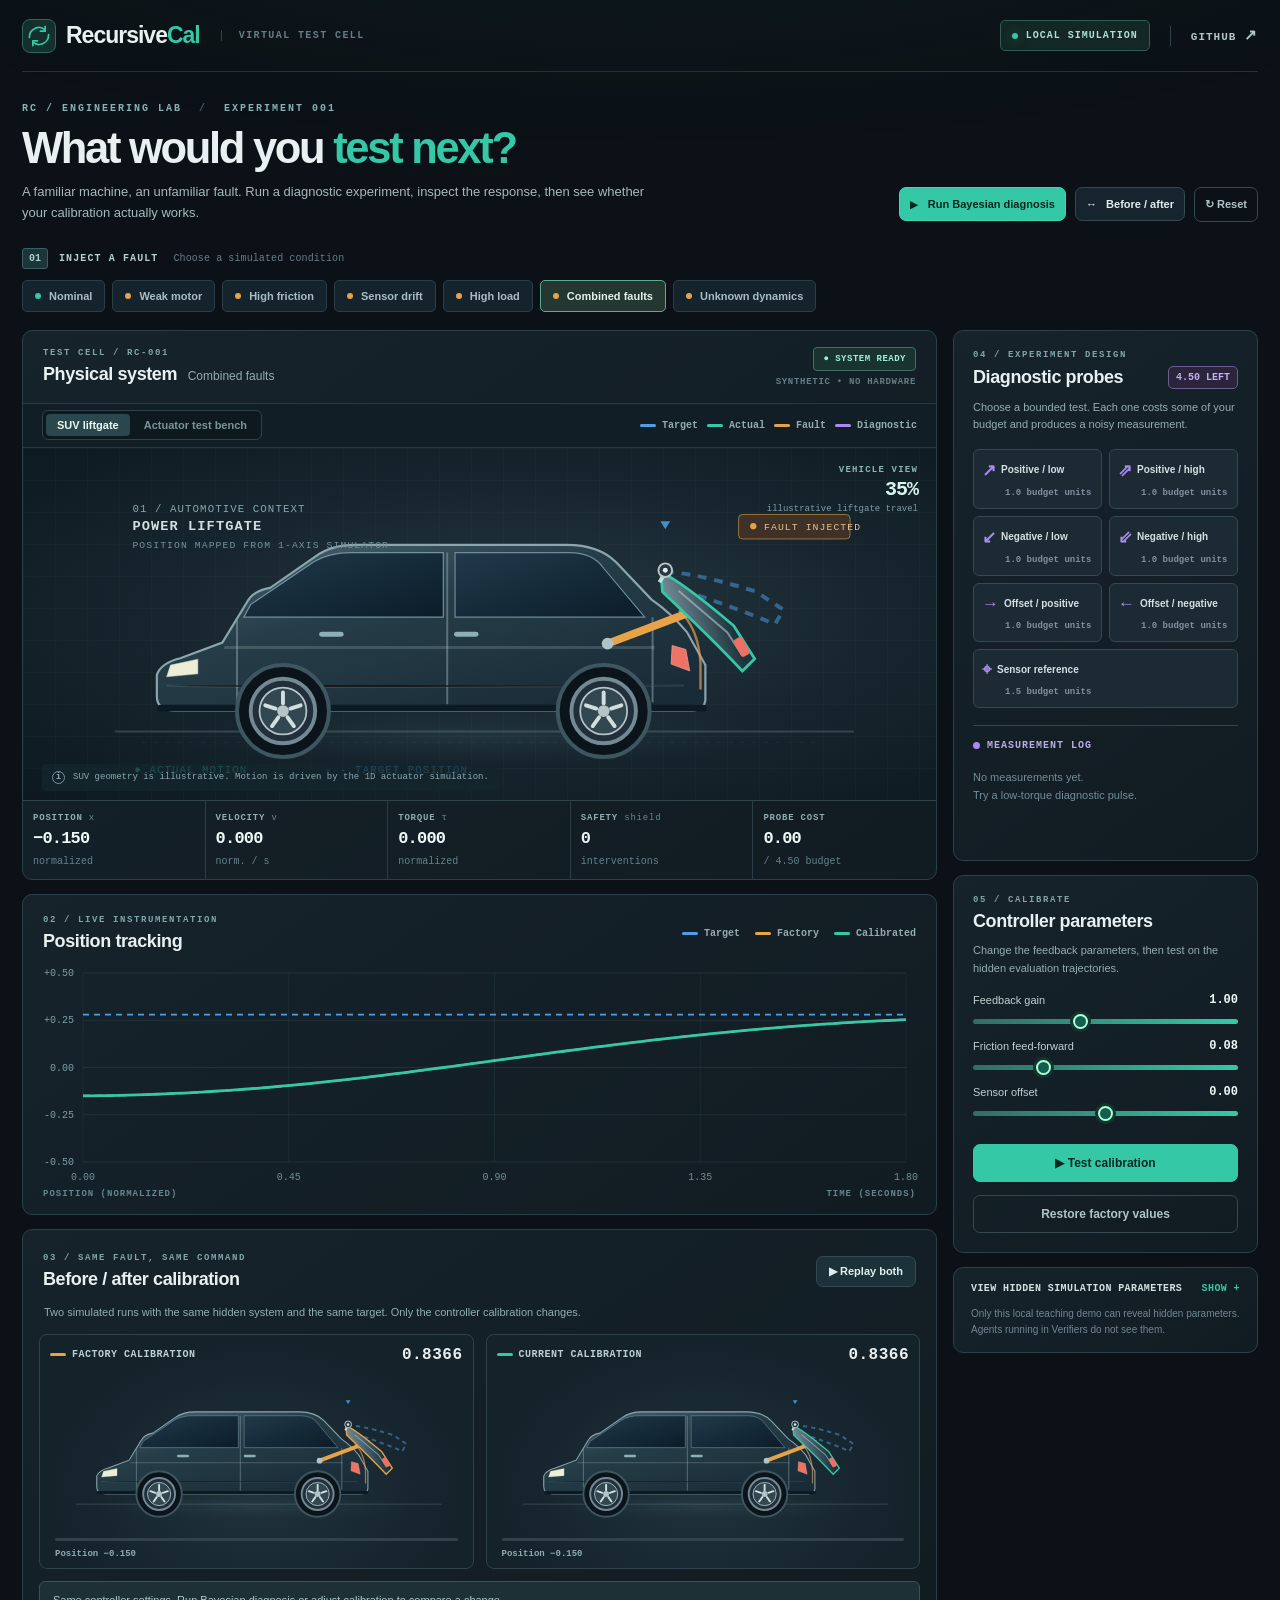
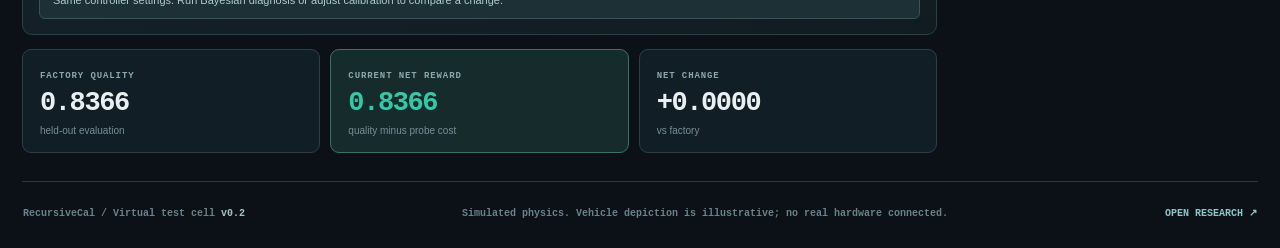
<file: visualization/index.html>
<!doctype html>
<html lang="en">
<head>
<meta charset="utf-8" />
<meta name="viewport" content="width=device-width, initial-scale=1" />
<meta name="theme-color" content="#0d1419" />
<title>RecursiveCal | Virtual Engineering Test Cell</title>
<meta name="description" content="Explore a synthetic actuator calibration experiment. Watch the mechanical response, run diagnostics and compare factory with calibrated control." />
<style>:root{
  color-scheme:dark;
  --bg:#0b1116;--card:#121c23;--card2:#16252d;--line:#293940;--line-strong:#36515b;
  --text:#e9f0f1;--muted:#8da2a9;--faint:#647d84;
  --target:#4f9fe8;--actual:#35c8a6;--fault:#e8a348;--danger:#e35d64;--probe:#a98aef;--factory:#e8a348;
  --mono:ui-monospace,SFMono-Regular,Consolas,'Liberation Mono',monospace;
  --sans:Inter,ui-sans-serif,-apple-system,BlinkMacSystemFont,'Segoe UI',sans-serif;
}
*{box-sizing:border-box}html{scroll-behavior:smooth}body{margin:0;background:var(--bg);color:var(--text);font-family:var(--sans);font-size:14px;-webkit-font-smoothing:antialiased}
body:before{content:"";pointer-events:none;position:fixed;inset:0;background:radial-gradient(ellipse 70% 28% at 50% -12%,#1c414433,transparent);z-index:-1}
button,input{font:inherit}button{cursor:pointer}button:disabled{cursor:not-allowed;opacity:.45}a{color:inherit;text-decoration:none}button:focus-visible,a:focus-visible,input:focus-visible{outline:2px solid var(--target);outline-offset:3px}
[hidden]{display:none!important}
.app-shell{max-width:1570px;padding:0 30px;margin:0 auto}
.masthead{display:flex;justify-content:space-between;align-items:center;height:72px;border-bottom:1px solid #23323b;gap:16px}
.brand{display:inline-flex;align-items:center;font-size:23px;font-weight:710;letter-spacing:-1px;white-space:nowrap;gap:10px}
.brand-mark{display:inline-grid;width:34px;height:34px;place-items:center;color:var(--actual);border:1px solid #2f665f;border-radius:8px;background:#13302d}
.brand-mark svg{width:26px;height:26px}.brand-second{color:var(--actual)}
.brand small{margin-left:11px;padding-left:17px;border-left:1px solid #31424b;font:700 10px var(--mono);letter-spacing:1.4px;color:var(--faint)}
.masthead-right{display:flex;gap:20px;align-items:center;font:700 11px var(--mono);letter-spacing:1px;color:#b0c7c8}
.masthead-right a{transition:color .15s}.masthead-right a:hover{color:var(--target)}.masthead-right a span{font-size:15px}.head-rule{height:20px;width:1px;background:#35444c}
.system-online{display:inline-flex;align-items:center;gap:8px;font-size:10px;border:1px solid #335a55;background:#132725;padding:9px 11px;border-radius:5px;color:#b1ded3}.system-online i{width:6px;height:6px;border-radius:50%;background:var(--actual);box-shadow:0 0 12px #35c8a66c}
.intro{display:flex;align-items:flex-end;justify-content:space-between;gap:28px;padding:31px 0 24px}.intro>div:first-child{max-width:710px}
.overline{font:750 10px var(--mono);letter-spacing:2px;color:#87b2b3;margin:0 0 11px}.overline-sep{margin:0 9px;color:#4a626d}
h1{font-size:clamp(32px,3.4vw,54px);letter-spacing:-2.3px;font-weight:680;line-height:1.06;margin:0 0 11px}h1 em{font-weight:690;font-style:normal;color:var(--actual)}
.intro-copy{max-width:630px;font-size:13px;line-height:1.6;color:#a7b9bd;margin:0}
.intro-actions{display:flex;gap:9px;align-items:center;flex-wrap:wrap;justify-content:flex-end;padding-bottom:2px}
.button{border-radius:7px;padding:11px 14px;border:1px solid #344950;color:#e0efef;background:#1b2b34;font-weight:690;white-space:nowrap;font-size:12px;transition:background .15s,transform .15s,border-color .15s}
.button:not(:disabled):hover{transform:translateY(-1px);border-color:#6aa7a6}.button-primary{background:var(--actual);color:#08251e;border-color:#3dd7b4}.button-primary:not(:disabled):hover{background:#5de5c5}.button-teal{background:#35c8a6;color:#06281f;border-color:#35c8a6}.button-outline{background:#16252d}.button-plain,.button-quiet{background:transparent;color:#afc4c6}.button-small{padding:8px 12px;font-size:11px;background:#1b3338}.play-icon{font-size:10px;margin-right:7px}.full-width{width:100%;margin-top:13px}
.scenario-section{margin-bottom:18px}.row-head{display:flex;gap:11px;align-items:center;margin-bottom:11px}.index-label{background:#1d3439;border:1px solid #386067;color:#a4d0c9;font:750 10px var(--mono);padding:4px 6px;border-radius:3px}.eyebrow,.small-muted{font:750 10px var(--mono);letter-spacing:1.1px}.eyebrow{color:#b7ced0}.small-muted{color:#647f88;font-weight:500;margin-left:4px;letter-spacing:.1px}
.scenario-list{display:flex;gap:7px;flex-wrap:wrap}.scenario-chip{display:inline-flex;align-items:center;gap:8px;background:#15242c;border:1px solid #2b3e48;border-radius:5px;padding:9px 12px;color:#a9bec3;font-size:11px;font-weight:660;transition:background .15s,border-color .15s}.scenario-chip:hover{background:#1f3640;border-color:#698a92}.scenario-chip.active{color:#e4f0ed;background:#243730;border-color:#57ac96}.scenario-chip .fault-dot{width:6px;height:6px;border-radius:50%;background:var(--fault)}.scenario-chip:first-child .fault-dot{background:var(--actual)}
.work-grid{display:grid;grid-template-columns:minmax(0,1fr) 329px;gap:16px;align-items:start}.main-column,.sidebar{min-width:0;display:flex;flex-direction:column;gap:14px}.card{border:1px solid #2c4049;border-radius:10px;background:linear-gradient(145deg,#16232b,#111b22);overflow:hidden}.panel-header{min-height:72px;display:flex;align-items:center;justify-content:space-between;padding:15px 20px;gap:18px}.panel-header.compact{min-height:69px;padding-bottom:6px}.panel-subtitle{color:#82a4a9;font:760 9px var(--mono);letter-spacing:1.6px;margin-bottom:6px}h2{font-size:18px;letter-spacing:-.4px;font-weight:660;margin:0}h2 span{color:#95adb0;font-size:12px;letter-spacing:0;font-weight:500;margin-left:6px}.right-status{display:flex;align-items:flex-end;flex-direction:column;gap:6px}.status-pill{border:1px solid #3f7164;background:#19342e;color:#9ef1dc;font:750 9px var(--mono);padding:6px 9px;border-radius:4px;letter-spacing:.5px}.status-pill.warning{color:#f0c18a;border-color:#8b603d;background:#362b24}.sim-label{color:#657e87;font:650 9px var(--mono);letter-spacing:.7px}
.mode-bar{height:45px;padding:0 19px;display:flex;align-items:center;justify-content:space-between;gap:10px;border-top:1px solid #273b43;border-bottom:1px solid #25383f;background:#121e25}.mode-toggle{display:flex;gap:3px;border:1px solid #2c434b;border-radius:6px;padding:3px;background:#0e181f}.mode-button{border:0;border-radius:4px;background:transparent;color:#79959b;padding:5px 11px;font-size:11px;font-weight:660}.mode-button.active{background:#29474c;color:#ebf8f2}.legend-inline,.chart-legend{display:flex;align-items:center;gap:15px;flex-wrap:wrap;font:600 10px var(--mono);color:#94abb0}.legend-inline span,.chart-legend span{display:inline-flex;align-items:center;gap:6px}.legend-inline i,.chart-legend i,.compare-head i{display:inline-block;width:16px;height:3px;border-radius:2px;vertical-align:middle}.key-target{background:var(--target)}.key-actual{background:var(--actual)}.key-fault{background:var(--fault)}.key-probe{background:var(--probe)}.key-factory{background:var(--factory)}
.simulated-world{height:400px;position:relative;overflow:hidden;background:radial-gradient(ellipse at 55% 48%,#253640 0,#16252d 53%,#0d1820 100%)}.view-background{position:absolute;inset:0;background-image:linear-gradient(#71959c0a 1px,transparent 1px),linear-gradient(90deg,#71959c0a 1px,transparent 1px);background-size:32px 32px;pointer-events:none}.view-panel{position:absolute;inset:0}.vehicle-holder{width:100%;height:100%;position:relative}.vehicle-holder svg{width:100%;height:100%;display:block}.bench-image{height:100%;display:grid;place-items:center}.bench-image svg{height:100%;width:100%}
.scene-info{position:absolute;top:17px;right:18px;display:flex;align-items:flex-end;flex-direction:column;gap:3px;color:#d6f5ed}.scene-kicker{font:760 9px var(--mono);letter-spacing:1.2px;color:#8cb4b6}.scene-info strong{font:650 23px var(--mono);letter-spacing:-1px}.scene-info small{font:500 9px var(--mono);color:#819ea7}
.scene-disclaimer{position:absolute;bottom:9px;left:19px;right:19px;display:flex;align-items:center;gap:8px;font:500 9px var(--mono);color:#8ca7b0;background:#14262cbd;padding:7px 10px;border-radius:4px;max-width:max-content;pointer-events:none}.tiny-circle{width:13px;height:13px;display:inline-grid;place-items:center;border-radius:50%;border:1px solid #7296a0;font-weight:900;font-size:9px;flex-shrink:0}
.telemetry-ribbon{display:grid;grid-template-columns:repeat(5,minmax(0,1fr));border-top:1px solid #30444a}.telemetry-ribbon>div{padding:14px 16px 13px;border-right:1px solid #2b3d47;min-width:0}.telemetry-ribbon>div:last-child{border-right:0}.telemetry-ribbon span{font:730 9px var(--mono);letter-spacing:.8px;color:#91acb4;display:block}.telemetry-ribbon span small{font-size:9px;color:#658994}.telemetry-ribbon strong{display:block;font:650 20px var(--mono);letter-spacing:-.8px;margin:6px 0 3px;color:#eef9f7}.telemetry-ribbon small{font:500 10px var(--mono);color:#63838c}
.chart-card{padding-bottom:10px}.chart-container{height:220px;padding:0 18px}.chart-container canvas{height:100%;width:100%;display:block}.plot-foot{display:flex;justify-content:space-between;gap:12px;margin:5px 20px;color:#65858e;font:700 9px var(--mono);letter-spacing:1px}
.comparison-card{padding-bottom:15px}.comparison-card .panel-header{min-height:74px}.comparison-explainer{margin:0 21px 13px;font-size:11px;color:#92aeb3;line-height:1.55}.comparison-grid{display:grid;grid-template-columns:1fr 1fr;gap:12px;margin:0 16px}.comparison-cell{border:1px solid #30434c;border-radius:8px;background:radial-gradient(ellipse at 50% 65%,#20323b,#14222a 70%);padding:11px 10px 9px;min-width:0}.compare-head{display:flex;align-items:center;justify-content:space-between;gap:6px;font:700 10px var(--mono);letter-spacing:.5px;color:#bbd0d2}.compare-head>span{display:inline-flex;gap:6px;align-items:center}.compare-head strong{font:700 16px var(--mono);color:var(--text)}.mini-vehicle{height:174px}.mini-vehicle svg{width:100%;height:100%;display:block}.mini-progress{height:3px;border-radius:10px;background:#31424b;overflow:hidden;margin:0 5px 8px}.mini-progress>div{height:100%;width:0;background:var(--factory);transition:width .07s linear}#afterProgress{background:var(--actual)}.comparison-cell>small{display:block;font:550 9px var(--mono);color:#8eabb3;padding-left:5px}.compare-outcome{margin:12px 16px 0;padding:10px 13px;border:1px solid #3a5259;background:#1c3036;color:#adcace;border-radius:6px;font-size:11px;line-height:1.5}
.score-strip{display:grid;grid-template-columns:repeat(3,1fr);gap:10px}.score-strip>div{min-width:0;border:1px solid #2c4049;border-radius:9px;background:#121e25;padding:15px 17px}.score-strip span{font:730 9px var(--mono);color:#8ba8ae;letter-spacing:.9px}.score-strip strong{display:block;font:630 27px var(--mono);letter-spacing:-1.4px;margin:7px 0 3px}.score-strip small{font-size:10px;color:#768f98}.score-strip .score-accent{border-color:#35746a;background:#162b2b}.score-accent strong{color:var(--actual)}
.sidebar .card{padding:19px}.heading-between{display:flex;align-items:center;justify-content:space-between;gap:7px}.sidebar h2{font-size:18px}.budget-chip{font:740 10px var(--mono);color:#c0b0f3;border:1px solid #6c5c92;border-radius:5px;background:#2b253c;padding:5px 7px;white-space:nowrap}.section-copy{font-size:11px;line-height:1.58;color:#96acb2;margin:10px 0 16px}.probes{display:grid;grid-template-columns:1fr 1fr;gap:7px}.probe{position:relative;min-height:59px;text-align:left;background:#1c2a33;border:1px solid #354951;border-radius:6px;color:#d4e0e2;padding:10px 8px;font-size:10px;font-weight:700;transition:background .15s,border-color .15s}.probe:hover:not(:disabled){background:#2a3349;border-color:var(--probe)}.probe.wide{grid-column:span 2}.probe>.probe-symbol{color:var(--probe);font-size:17px;margin-right:5px;vertical-align:middle}.probe>.probe-cost{display:block;color:#81909e;font:550 9px var(--mono);margin-top:7px;padding-left:23px}.probe.used{border-color:#544666;opacity:.42}.observation-section{border-top:1px solid #35444d;margin-top:17px;padding-top:14px}.section-minor{font:750 10px var(--mono);letter-spacing:1px;color:#bbaae5;display:flex;align-items:center;gap:7px}.purple-dot{width:7px;height:7px;background:var(--probe);border-radius:50%}.observation-log{max-height:183px;min-height:90px;overflow:auto;padding-top:7px}.no-measurement{color:#738e98;font-size:11px;line-height:1.6}.obs-row{display:flex;gap:11px;align-items:flex-start;border-top:1px solid #2e424b;padding:11px 0}.obs-index{font:700 10px var(--mono);color:var(--probe)}.obs-row strong{display:block;font-size:11px;color:#d6e5e7}.obs-row small{display:block;color:#95a2ae;font:500 10px var(--mono);margin-top:4px;overflow-wrap:anywhere}
.control-item{margin:15px 0}.control-item>div{display:flex;justify-content:space-between;align-items:center}.control-item label{color:#bed0d1;font-size:11px}.control-item strong{font:660 12px var(--mono);color:#f1fafa}.control-item input{display:block;appearance:none;height:5px;border-radius:4px;background:linear-gradient(90deg,#326d63,var(--actual));width:100%;margin:12px 0 0}.control-item input::-webkit-slider-thumb{appearance:none;border:2px solid #b3fbdd;border-radius:50%;width:15px;height:15px;background:#145e4d;box-shadow:0 0 0 3px #11372d}.control-item input::-moz-range-thumb{border:2px solid #b3fbdd;border-radius:50%;width:11px;height:11px;background:#145e4d}.transparency-card{padding:15px 17px!important}.transparency-button{display:flex;width:100%;justify-content:space-between;align-items:center;gap:15px;padding:0;color:#d1e2e3;font:710 10px var(--mono);letter-spacing:.4px;background:transparent;border:0;text-align:left}.transparency-button span:last-child{color:var(--actual)}.transparency-card p{color:#6e8892;font-size:10px;line-height:1.55;margin:12px 0 0}.hidden-details{border-top:1px solid #39505c;margin-top:14px;padding-top:10px;display:grid;grid-template-columns:1fr auto;gap:8px;color:#a2bdc4;font:550 10px var(--mono)}.hidden-details b{color:#e5eeee;font-weight:600}
footer{padding:25px 1px 29px;margin-top:28px;display:flex;align-items:center;justify-content:space-between;gap:18px;color:#68838b;font:550 10px var(--mono);border-top:1px solid #273943}footer b{color:#a8c2c5;font-weight:600}footer a{color:#8ac9c7;font-weight:700}footer a:hover{color:#b9eee2}
@media(max-width:1280px){.app-shell{padding:0 22px}.work-grid{grid-template-columns:minmax(0,1fr) 305px}.legend-inline{gap:9px}.simulated-world{height:352px}.intro-actions .button{font-size:11px;padding:10px}.scene-info strong{font-size:20px}.telemetry-ribbon>div{padding:12px 10px}.telemetry-ribbon strong{font-size:17px}}
@media(max-width:1000px){.intro{align-items:flex-start;flex-direction:column}.intro-actions{justify-content:flex-start}.work-grid{grid-template-columns:1fr}.sidebar{display:grid;grid-template-columns:1fr 1fr}.transparency-card{grid-column:1/-1}.simulated-world{height:390px}.scenario-list{flex-wrap:nowrap;overflow-x:auto;padding-bottom:5px}.scenario-chip{flex-shrink:0}}
@media(max-width:660px){.app-shell{padding:0 12px}.masthead{height:63px}.brand{font-size:20px}.brand small,.head-rule,.masthead-right a{display:none}.system-online{font-size:8px;padding:7px}.intro{padding:24px 3px 19px;gap:17px}h1{font-size:33px;letter-spacing:-1.5px}.intro-copy{font-size:12px}.intro-actions{width:100%;gap:7px}.intro-actions .button{font-size:10px;padding:10px 8px}.intro-actions .button-primary{flex:1}.mode-bar{height:auto;padding:10px 12px;align-items:flex-start;flex-direction:column;gap:10px}.legend-inline{gap:12px}.panel-header{padding:12px;min-height:66px}.panel-header h2{font-size:15px}.panel-header h2 span{display:block;margin:4px 0 0}.right-status{gap:3px}.status-pill{font-size:8px;padding:5px}.sim-label{font-size:7px}.simulated-world{height:275px}.scene-info{top:9px;right:8px}.scene-info strong{font-size:16px}.scene-disclaimer{left:8px;bottom:5px;right:8px;max-width:unset;font-size:8px}.telemetry-ribbon{grid-template-columns:repeat(3,1fr)}.telemetry-ribbon>div{padding:10px 9px;border-bottom:1px solid #293b42}.telemetry-ribbon strong{font-size:15px}.chart-container{height:180px;padding:0 9px}.plot-foot{margin:3px 12px}.comparison-grid{gap:8px;margin:0 9px}.comparison-cell{padding:9px 7px}.comparison-explainer{margin:2px 12px 11px}.mini-vehicle{height:110px}.compare-head{font-size:8px}.compare-head strong{font-size:12px}.score-strip{gap:6px}.score-strip>div{padding:12px 9px}.score-strip strong{font-size:19px;letter-spacing:-.6px}.score-strip span{font-size:8px}.score-strip small{font-size:9px}.sidebar{display:flex}.sidebar .card{padding:16px}.section-copy{font-size:11px}.probes{grid-template-columns:1fr 1fr}footer{flex-wrap:wrap;font-size:9px;gap:10px}}
@media(max-width:380px){.system-online{display:none}.intro-actions .button{font-size:9px}.score-strip strong{font-size:16px}.telemetry-ribbon strong{font-size:13px}.compare-head strong{font-size:10px}}
@media(prefers-reduced-motion:reduce){*,*:before,*:after{scroll-behavior:auto!important;transition-duration:.01ms!important}}
</style>
</head>
<body>
<div class="app-shell">
  <header class="masthead">
    <a class="brand" href="https://github.com/Venkat-RJ/RecursiveCal" target="_blank" rel="noopener" aria-label="RecursiveCal on GitHub">
      <span class="brand-mark"><svg viewBox="0 0 38 38" fill="none" aria-hidden="true"><path d="M5 21a14 14 0 0 1 23-11" stroke="currentColor" stroke-width="2.5" stroke-linecap="round"/><path d="M28 5v7h-7" stroke="currentColor" stroke-width="2.5" stroke-linecap="round" stroke-linejoin="round"/><path d="M33 17a14 14 0 0 1-23 11" stroke="currentColor" stroke-width="2.5" stroke-linecap="round"/><path d="M10 33v-7h7" stroke="currentColor" stroke-width="2.5" stroke-linecap="round" stroke-linejoin="round"/></svg></span>
      <span>Recursive<span class="brand-second">Cal</span></span>
      <small>VIRTUAL TEST CELL</small>
    </a>
    <div class="masthead-right"><span class="system-online"><i></i> LOCAL SIMULATION</span><span class="head-rule"></span><a href="https://github.com/Venkat-RJ/RecursiveCal" target="_blank" rel="noopener">GITHUB <span aria-hidden="true">↗</span></a></div>
  </header>

  <section class="intro">
    <div>
      <p class="overline">RC / ENGINEERING LAB <span class="overline-sep">/</span> EXPERIMENT 001</p>
      <h1>What would you <em>test next?</em></h1>
      <p class="intro-copy">A familiar machine, an unfamiliar fault. Run a diagnostic experiment, inspect the response, then see whether your calibration actually works.</p>
    </div>
    <div class="intro-actions">
      <button class="button button-primary" id="btnAuto" type="button"><span class="play-icon" aria-hidden="true">▶</span> Run Bayesian diagnosis</button>
      <button class="button button-outline" id="btnCompare" type="button">↔ &nbsp; Before / after</button>
      <button class="button button-plain" id="btnReset" type="button">↻ Reset</button>
    </div>
  </section>

  <div class="scenario-section">
    <div class="row-head"><span class="index-label">01</span><span class="eyebrow">INJECT A FAULT</span><span class="small-muted">Choose a simulated condition</span></div>
    <div id="scenarios" class="scenario-list" role="group" aria-label="Simulated fault scenarios"></div>
  </div>

  <div class="work-grid">
    <main class="main-column">
      <section class="card physical-card">
        <div class="panel-header">
          <div><div class="panel-subtitle">TEST CELL / RC-001</div><h2>Physical system <span id="scenarioTitle">Combined faults</span></h2></div>
          <div class="right-status"><span id="simStatus" class="status-pill">● SYSTEM READY</span><span class="sim-label">SYNTHETIC • NO HARDWARE</span></div>
        </div>
        <div class="mode-bar">
          <div class="mode-toggle" role="group" aria-label="Simulation view"><button id="btnVehicle" class="mode-button active" aria-pressed="true" type="button">SUV liftgate</button><button id="btnBench" class="mode-button" aria-pressed="false" type="button">Actuator test bench</button></div>
          <div class="legend-inline"><span><i class="key-target"></i> Target</span><span><i class="key-actual"></i> Actual</span><span><i class="key-fault"></i> Fault</span><span><i class="key-probe"></i> Diagnostic</span></div>
        </div>
        <div class="simulated-world" id="systemStage">
          <div class="view-background"></div>
          <div id="vehicleView" class="view-panel"><div id="vehicle-main" class="vehicle-holder"></div><div class="scene-info"><span class="scene-kicker">VEHICLE VIEW</span><strong id="gateReadout">27%</strong><small>illustrative liftgate travel</small></div></div>
          <div id="benchView" class="view-panel" hidden><div class="bench-image"><svg id="machine" viewBox="0 0 900 328" preserveAspectRatio="xMidYMid meet" role="img" aria-label="Animated diagram of an actuator motor, rail, and moving carriage under synthetic dynamics">
         <defs>
          <linearGradient id="railGradient"><stop stop-color="#263647"/><stop offset=".5" stop-color="#526979"/><stop offset="1" stop-color="#263647"/></linearGradient>
          <linearGradient id="carGradient" x1="0" y1="0" x2="1" y2="1"><stop stop-color="#e2fffb" stop-opacity=".95"/><stop offset=".4" stop-color="#6daeb2"/><stop offset="1" stop-color="#193745"/></linearGradient>
          <linearGradient id="motorG" x1="0" y1="0" x2="1" y2="1"><stop stop-color="#324a5e"/><stop offset="1" stop-color="#0c1420"/></linearGradient>
          <linearGradient id="pistonG"><stop stop-color="#456574"/><stop offset=".4" stop-color="#c2f3ef"/><stop offset=".8" stop-color="#507a83"/><stop offset="1" stop-color="#1b303e"/></linearGradient>
          <filter id="glow"><feGaussianBlur stdDeviation="4" result="b"/><feMerge><feMergeNode in="b"/><feMergeNode in="SourceGraphic"/></feMerge></filter>
          <pattern id="gridPattern" width="32" height="32" patternUnits="userSpaceOnUse"><path d="M32 0H0V32" stroke="#9bd1cf" stroke-opacity=".065" fill="none"/></pattern>
         </defs>
         <rect width="900" height="328" fill="url(#gridPattern)"/>
         <text x="32" y="29" font-size="10" letter-spacing="2.2" fill="#76939c">BENCH 001 // 1-AXIS ELECTROMECHANICAL ACTUATOR</text>
         <path d="M34 62H866" stroke="#415565" stroke-opacity=".22" stroke-dasharray="3 7"/>
         <path d="M34 275H866" stroke="#415565" stroke-opacity=".22" stroke-dasharray="3 7"/>
         <g transform="translate(110 158)"><rect x="-50" y="-56" width="118" height="112" rx="17" fill="url(#motorG)" stroke="#668391" stroke-width="1.3"/><rect x="-57" y="-46" width="15" height="92" rx="5" fill="#223545" stroke="#45606c"/><rect x="-26" y="-63" width="68" height="12" rx="4" fill="#243b49" stroke="#466271"/><circle cx="12" cy="0" r="39" fill="#0b1922" stroke="#6a8b94" stroke-width="1.7"/><circle cx="12" cy="0" r="29" fill="#14242f" stroke="#304e59"/><g id="motorRotor"><path d="M12 -21V21M-9 0H33M-3 -15L27 15M27 -15L-3 15" stroke="#82ffe5" stroke-opacity=".55" stroke-width="3" stroke-linecap="round"/></g><circle cx="12" cy="0" r="6" fill="#b4e5df"/><text x="6" y="78" font-size="10" fill="#7293a0" letter-spacing="1.8" text-anchor="middle">MOTOR</text></g>
         <path d="M180 143H819" stroke="#182935" stroke-width="26"/><path d="M180 143H819" stroke="url(#railGradient)" stroke-width="12"/><path d="M180 176H819" stroke="#182935" stroke-width="24"/><path d="M180 176H819" stroke="url(#railGradient)" stroke-width="8"/>
         <g id="slots"><path d="M234 134v50M298 134v50M362 134v50M426 134v50M490 134v50M554 134v50M618 134v50M682 134v50M746 134v50" stroke="#67838b" stroke-opacity=".18" stroke-width="2"/></g>
         <rect x="180" y="152" width="620" height="9" rx="4" fill="#10232e" stroke="#223b46"/>
         <path id="pistonShaft" d="M171 158H510" stroke="url(#pistonG)" stroke-width="15" stroke-linecap="round"/>
         <line id="targetLine" x1="522" y1="87" x2="522" y2="234" stroke="#f6ad65" stroke-width="2" stroke-dasharray="5 6" opacity=".8"/>
         <rect id="targetCaptionBg" x="474" y="66" width="96" height="23" rx="5" fill="#f6ad65" fill-opacity=".14" stroke="#f6ad65" stroke-opacity=".5"/><text id="targetCaption" x="522" y="81" text-anchor="middle" font-size="10" letter-spacing="1.5" fill="#ffc08b">TARGET</text>
         <g id="carriage" transform="translate(510 158)"><rect x="-30" y="-40" width="60" height="80" rx="7" fill="url(#carGradient)" stroke="#d9faf4" stroke-width="1"/><rect x="-38" y="-19" width="76" height="38" rx="6" fill="#1c3441" stroke="#60909a" stroke-width="1.5"/><rect x="-27" y="-9" width="54" height="18" rx="3" fill="#3f7e86"/><rect x="-19" y="-5" width="38" height="10" rx="1" fill="#8effed" fill-opacity=".6"/><circle cx="0" cy="-51" r="4" fill="#82ffe4" filter="url(#glow)"/><path d="M0 -43V-35" stroke="#82ffe4" stroke-width="2"/></g>
         <path d="M180 241H800" stroke="#3f5662" stroke-width="1"/><g id="ticks"><path d="M180 235v11M304 235v11M428 235v11M552 235v11M676 235v11M800 235v11" stroke="#69838e"/><text x="180" y="263" text-anchor="middle" font-size="10" fill="#7899a1">−0.5</text><text x="490" y="263" text-anchor="middle" font-size="10" fill="#7899a1">0</text><text x="800" y="263" text-anchor="middle" font-size="10" fill="#7899a1">+0.5</text></g>
         <text x="36" y="308" font-size="10" letter-spacing="1.6" fill="#688c98">SYNTHETIC POSITION / NORMALIZED UNITS</text><text x="864" y="308" text-anchor="end" font-size="10" letter-spacing="1.6" fill="#688c98">SAFE TRAVEL ±0.50</text>
        </svg></div><div class="scene-info"><span class="scene-kicker">ACTUATOR X</span><strong id="benchPos">−0.150</strong><small>normalized position</small></div></div>
          <div class="scene-disclaimer"><span class="tiny-circle">i</span><span id="sceneNote">SUV geometry is illustrative. Motion is driven by the 1D actuator simulation.</span></div>
        </div>
        <div class="telemetry-ribbon" aria-label="Live simulator telemetry">
          <div><span>POSITION <small>x</small></span><strong id="valPos">−0.150</strong><small>normalized</small></div>
          <div><span>VELOCITY <small>v</small></span><strong id="valVel">0.000</strong><small>norm. / s</small></div>
          <div><span>TORQUE <small>τ</small></span><strong id="valTorque">0.000</strong><small>normalized</small></div>
          <div><span>SAFETY <small>shield</small></span><strong id="valInterventions">0</strong><small>interventions</small></div>
          <div><span>PROBE COST</span><strong id="valCost">0.00</strong><small>/ 4.50 budget</small></div>
        </div>
      </section>

      <section class="card chart-card">
        <div class="panel-header compact">
          <div><div class="panel-subtitle">02 / LIVE INSTRUMENTATION</div><h2 id="plotTitle">Position tracking</h2></div>
          <div class="chart-legend"><span><i class="key-target"></i>Target</span><span><i class="key-factory"></i>Factory</span><span><i class="key-actual"></i>Calibrated</span></div>
        </div>
        <div class="chart-container"><canvas id="plot" aria-label="Simulated actuator tracking response over time" width="1100" height="290"></canvas></div>
        <div class="plot-foot"><span>POSITION (NORMALIZED)</span><span>TIME (SECONDS)</span></div>
      </section>

      <section id="comparison" class="card comparison-card" aria-labelledby="comparisonTitle">
        <div class="panel-header compact">
          <div><div class="panel-subtitle">03 / SAME FAULT, SAME COMMAND</div><h2 id="comparisonTitle">Before / after calibration</h2></div>
          <button id="btnReplayCompare" class="button button-small" type="button">▶ Replay both</button>
        </div>
        <p class="comparison-explainer">Two simulated runs with the same hidden system and the same target. Only the controller calibration changes.</p>
        <div class="comparison-grid">
          <div class="comparison-cell"><div class="compare-head"><span><i class="key-factory"></i> FACTORY CALIBRATION</span><strong id="factoryQualityMini">0.0000</strong></div><div class="mini-vehicle" id="vehicle-before"></div><div class="mini-progress"><div id="beforeProgress"></div></div><small id="beforePosition">Position −0.150</small></div>
          <div class="comparison-cell"><div class="compare-head"><span><i class="key-actual"></i> CURRENT CALIBRATION</span><strong id="currentQualityMini">0.0000</strong></div><div class="mini-vehicle" id="vehicle-after"></div><div class="mini-progress"><div id="afterProgress"></div></div><small id="afterPosition">Position −0.150</small></div>
        </div>
        <div class="compare-outcome" id="compareOutcome">Same controller settings. Run Bayesian diagnosis or adjust calibration to compare a change.</div>
      </section>
      <div class="score-strip">
        <div><span>FACTORY QUALITY</span><strong id="factoryScore">0.0000</strong><small>held-out evaluation</small></div>
        <div class="score-accent"><span>CURRENT NET REWARD</span><strong id="currentScore">0.0000</strong><small>quality minus probe cost</small></div>
        <div><span>NET CHANGE</span><strong id="scoreDelta">+0.0000</strong><small id="scoreCaption">vs factory</small></div>
      </div>
    </main>

    <aside class="sidebar">
      <section class="card controls-card">
        <div class="panel-subtitle">04 / EXPERIMENT DESIGN</div>
        <div class="heading-between"><h2>Diagnostic probes</h2><span id="budgetChip" class="budget-chip">4.50 LEFT</span></div>
        <p class="section-copy">Choose a bounded test. Each one costs some of your budget and produces a noisy measurement.</p>
        <div id="probeButtons" class="probes"></div>
        <div class="observation-section"><div class="section-minor"><span class="purple-dot"></span> MEASUREMENT LOG</div><div id="log" class="observation-log"><p class="no-measurement">No measurements yet.<br />Try a low-torque diagnostic pulse.</p></div></div>
      </section>
      <section class="card tuning-card">
        <div class="panel-subtitle">05 / CALIBRATE</div><h2>Controller parameters</h2>
        <p class="section-copy">Change the feedback parameters, then test on the hidden evaluation trajectories.</p>
        <div class="control-item"><div><label for="gain">Feedback gain</label><strong id="gainValue">1.00</strong></div><input id="gain" type="range" min="0" max="5" step="1" value="2" /></div>
        <div class="control-item"><div><label for="ff">Friction feed-forward</label><strong id="ffValue">0.08</strong></div><input id="ff" type="range" min="0" max="4" step="1" value="1" /></div>
        <div class="control-item"><div><label for="bias">Sensor offset</label><strong id="biasValue">0.00</strong></div><input id="bias" type="range" min="0" max="4" step="1" value="2" /></div>
        <button id="btnTest" class="button button-teal full-width" type="button">▶ Test calibration</button>
        <button id="btnFactory" class="button button-quiet full-width" type="button">Restore factory values</button>
      </section>
      <section class="card transparency-card"><button id="btnReveal" class="transparency-button" type="button"><span>VIEW HIDDEN SIMULATION PARAMETERS</span><span id="revealMark">SHOW +</span></button><div id="hiddenDetails" class="hidden-details" hidden></div><p>Only this local teaching demo can reveal hidden parameters. Agents running in Verifiers do not see them.</p></section>
    </aside>
  </div>
  <footer><span>RecursiveCal / Virtual test cell <b>v0.2</b></span><span>Simulated physics. Vehicle depiction is illustrative; no real hardware connected.</span><a href="https://github.com/Venkat-RJ/RecursiveCal" target="_blank" rel="noopener">OPEN RESEARCH ↗</a></footer>
</div>
<script type="application/json" id="scenarioData">[{"id":"nominal","name":"Nominal","description":"No injected fault","seed":70000020,"split":"demo-single","ground_truth":{"motor":0.989806421392439,"friction":0.09408680388730205,"load":0.11660090365412225,"damping":0.22927130012046815,"sensor_bias":1.2599609103224746e-05,"torque_deadzone":0.0},"factory":{"gain":1.0,"friction_ff":0.08,"sensor_offset":0.0},"factory_quality":0.8202538405238324,"bayesian":{"calibration":{"gain":1.4,"friction_ff":0.0,"sensor_offset":0.0},"quality":0.8859709571983708,"net_reward":0.8559709571983708,"test_cost":2.5,"probes":[{"probe":"pulse_neg_high","observed":[-0.12522416736574865,-0.38700000691760084],"cost":1.0},{"probe":"reference_check","observed":[0.003893565474299905],"cost":1.5}]},"reference_probes":[{"name":"pulse_pos_low","kind":"pulse","torque":0.45,"fixture_x":0.0,"seconds":0.55,"cost":1.0,"prediction":[0.05744550886121006,0.18748442108232186]},{"name":"pulse_pos_high","kind":"pulse","torque":0.85,"fixture_x":0.0,"seconds":0.55,"cost":1.0,"prediction":[0.11738075599029246,0.3900222363414472]},{"name":"pulse_neg_low","kind":"pulse","torque":-0.45,"fixture_x":0.0,"seconds":0.55,"cost":1.0,"prediction":[-0.05744550886121006,-0.18748442108232186]},{"name":"pulse_neg_high","kind":"pulse","torque":-0.85,"fixture_x":0.0,"seconds":0.55,"cost":1.0,"prediction":[-0.11738075599029246,-0.3900222363414472]},{"name":"pulse_pos_offset","kind":"pulse","torque":0.65,"fixture_x":0.28,"seconds":0.5,"cost":1.0,"prediction":[0.06044887773227431,0.22317219224312254]},{"name":"pulse_neg_offset","kind":"pulse","torque":-0.65,"fixture_x":-0.28,"seconds":0.5,"cost":1.0,"prediction":[-0.06044887773227431,-0.22317219224312254]},{"name":"reference_check","kind":"reference","torque":0.0,"fixture_x":0.0,"seconds":0.0,"cost":1.5,"prediction":[1.2599609103224746e-05]}]},{"id":"motor","name":"Weak motor","description":"Motor efficiency loss","seed":70000001,"split":"demo-single","ground_truth":{"motor":0.7184613786026135,"friction":0.0995024500320249,"load":0.12705589602394793,"damping":0.2232157557937054,"sensor_bias":-0.000180538010997113,"torque_deadzone":0.0},"factory":{"gain":1.0,"friction_ff":0.08,"sensor_offset":0.0},"factory_quality":0.856541459127148,"bayesian":{"calibration":{"gain":1.4,"friction_ff":0.16,"sensor_offset":0.0},"quality":0.803431484619662,"net_reward":0.7794314846196619,"test_cost":2.0,"probes":[{"probe":"pulse_neg_high","observed":[-0.07632046023283746,-0.27310999689916],"cost":1.0},{"probe":"pulse_pos_high","observed":[0.08605177623789018,0.25179425333654],"cost":1.0}]},"reference_probes":[{"name":"pulse_pos_low","kind":"pulse","torque":0.45,"fixture_x":0.0,"seconds":0.55,"cost":1.0,"prediction":[0.03901350401398228,0.1242517019428786]},{"name":"pulse_pos_high","kind":"pulse","torque":0.85,"fixture_x":0.0,"seconds":0.55,"cost":1.0,"prediction":[0.08159677737591238,0.26905368585693845]},{"name":"pulse_neg_low","kind":"pulse","torque":-0.45,"fixture_x":0.0,"seconds":0.55,"cost":1.0,"prediction":[-0.03901350401398228,-0.1242517019428786]},{"name":"pulse_neg_high","kind":"pulse","torque":-0.85,"fixture_x":0.0,"seconds":0.55,"cost":1.0,"prediction":[-0.08159677737591238,-0.26905368585693845]},{"name":"pulse_pos_offset","kind":"pulse","torque":0.65,"fixture_x":0.28,"seconds":0.5,"cost":1.0,"prediction":[0.03795875970573037,0.1371001046234657]},{"name":"pulse_neg_offset","kind":"pulse","torque":-0.65,"fixture_x":-0.28,"seconds":0.5,"cost":1.0,"prediction":[-0.03795875970573037,-0.1371001046234657]},{"name":"reference_check","kind":"reference","torque":0.0,"fixture_x":0.0,"seconds":0.0,"cost":1.5,"prediction":[-0.000180538010997113]}]},{"id":"friction","name":"High friction","description":"Increased mechanical friction","seed":70000000,"split":"demo-single","ground_truth":{"motor":1.0001026758636067,"friction":0.3013194643138024,"load":0.10872958825783599,"damping":0.23400828602979656,"sensor_bias":-0.003940390074466659,"torque_deadzone":0.0},"factory":{"gain":1.0,"friction_ff":0.08,"sensor_offset":0.0},"factory_quality":0.8818619826634505,"bayesian":{"calibration":{"gain":1.4,"friction_ff":0.0,"sensor_offset":0.0},"quality":0.8692144087958165,"net_reward":0.8392144087958164,"test_cost":2.5,"probes":[{"probe":"pulse_neg_high","observed":[-0.09125352857412199,-0.2970968448584773],"cost":1.0},{"probe":"reference_check","observed":[-0.005197927247976155],"cost":1.5}]},"reference_probes":[{"name":"pulse_pos_low","kind":"pulse","torque":0.45,"fixture_x":0.0,"seconds":0.55,"cost":1.0,"prediction":[0.0352224247571782,0.10086467426494801]},{"name":"pulse_pos_high","kind":"pulse","torque":0.85,"fixture_x":0.0,"seconds":0.55,"cost":1.0,"prediction":[0.0912673862872957,0.2950557874830992]},{"name":"pulse_neg_low","kind":"pulse","torque":-0.45,"fixture_x":0.0,"seconds":0.55,"cost":1.0,"prediction":[-0.0352224247571782,-0.10086467426494801]},{"name":"pulse_neg_high","kind":"pulse","torque":-0.85,"fixture_x":0.0,"seconds":0.55,"cost":1.0,"prediction":[-0.0912673862872957,-0.2950557874830992]},{"name":"pulse_pos_offset","kind":"pulse","torque":0.65,"fixture_x":0.28,"seconds":0.5,"cost":1.0,"prediction":[0.042184367151778035,0.14447130389931842]},{"name":"pulse_neg_offset","kind":"pulse","torque":-0.65,"fixture_x":-0.28,"seconds":0.5,"cost":1.0,"prediction":[-0.042184367151778035,-0.14447130389931842]},{"name":"reference_check","kind":"reference","torque":0.0,"fixture_x":0.0,"seconds":0.0,"cost":1.5,"prediction":[-0.003940390074466659]}]},{"id":"sensor","name":"Sensor drift","description":"Encoder measurement bias","seed":70000010,"split":"demo-single","ground_truth":{"motor":1.0137416651666176,"friction":0.11124889067457547,"load":0.12660863705359277,"damping":0.22525531343238747,"sensor_bias":0.07710734921117302,"torque_deadzone":0.0},"factory":{"gain":1.0,"friction_ff":0.08,"sensor_offset":0.0},"factory_quality":0.7002986478013303,"bayesian":{"calibration":{"gain":1.4,"friction_ff":0.0,"sensor_offset":0.04},"quality":0.8392419259262943,"net_reward":0.8152419259262943,"test_cost":2.0,"probes":[{"probe":"pulse_neg_high","observed":[-0.11203042480170855,-0.3867036410562174],"cost":1.0},{"probe":"pulse_pos_offset","observed":[0.06141494116730684,0.2175803016814836],"cost":1.0}]},"reference_probes":[{"name":"pulse_pos_low","kind":"pulse","torque":0.45,"fixture_x":0.0,"seconds":0.55,"cost":1.0,"prediction":[0.05700099343666761,0.18506410756785185]},{"name":"pulse_pos_high","kind":"pulse","torque":0.85,"fixture_x":0.0,"seconds":0.55,"cost":1.0,"prediction":[0.11818685138173043,0.3920338402653251]},{"name":"pulse_neg_low","kind":"pulse","torque":-0.45,"fixture_x":0.0,"seconds":0.55,"cost":1.0,"prediction":[-0.05700099343666761,-0.18506410756785185]},{"name":"pulse_neg_high","kind":"pulse","torque":-0.85,"fixture_x":0.0,"seconds":0.55,"cost":1.0,"prediction":[-0.11818685138173043,-0.3920338402653251]},{"name":"pulse_pos_offset","kind":"pulse","torque":0.65,"fixture_x":0.28,"seconds":0.5,"cost":1.0,"prediction":[0.05978649523052465,0.21992927897991207]},{"name":"pulse_neg_offset","kind":"pulse","torque":-0.65,"fixture_x":-0.28,"seconds":0.5,"cost":1.0,"prediction":[-0.05978649523052465,-0.21992927897991207]},{"name":"reference_check","kind":"reference","torque":0.0,"fixture_x":0.0,"seconds":0.0,"cost":1.5,"prediction":[0.07710734921117302]}]},{"id":"load","name":"High load","description":"Unfamiliar mechanical load","seed":70000005,"split":"demo-single","ground_truth":{"motor":0.9970931698963493,"friction":0.09104629800855026,"load":0.3548175359031931,"damping":0.22060176276120813,"sensor_bias":-0.0033320728584236674,"torque_deadzone":0.0},"factory":{"gain":1.0,"friction_ff":0.08,"sensor_offset":0.0},"factory_quality":0.920026263471565,"bayesian":{"calibration":{"gain":1.4,"friction_ff":0.0,"sensor_offset":0.0},"quality":0.9347647737685186,"net_reward":0.9047647737685186,"test_cost":2.5,"probes":[{"probe":"pulse_neg_high","observed":[-0.12159744157378442,-0.37179275105915266],"cost":1.0},{"probe":"reference_check","observed":[-9.690058047591779e-05],"cost":1.5}]},"reference_probes":[{"name":"pulse_pos_low","kind":"pulse","torque":0.45,"fixture_x":0.0,"seconds":0.55,"cost":1.0,"prediction":[0.057291501028625715,0.1839110839358834]},{"name":"pulse_pos_high","kind":"pulse","torque":0.85,"fixture_x":0.0,"seconds":0.55,"cost":1.0,"prediction":[0.11673990741161339,0.3814696340757527]},{"name":"pulse_neg_low","kind":"pulse","torque":-0.45,"fixture_x":0.0,"seconds":0.55,"cost":1.0,"prediction":[-0.057291501028625715,-0.1839110839358834]},{"name":"pulse_neg_high","kind":"pulse","torque":-0.85,"fixture_x":0.0,"seconds":0.55,"cost":1.0,"prediction":[-0.11673990741161339,-0.3814696340757527]},{"name":"pulse_pos_offset","kind":"pulse","torque":0.65,"fixture_x":0.28,"seconds":0.5,"cost":1.0,"prediction":[0.04041357470683404,0.14564639120632744]},{"name":"pulse_neg_offset","kind":"pulse","torque":-0.65,"fixture_x":-0.28,"seconds":0.5,"cost":1.0,"prediction":[-0.04041357470683404,-0.14564639120632744]},{"name":"reference_check","kind":"reference","torque":0.0,"fixture_x":0.0,"seconds":0.0,"cost":1.5,"prediction":[-0.0033320728584236674]}]},{"id":"combined","name":"Combined faults","description":"Motor and friction change","seed":70000500,"split":"combined","ground_truth":{"motor":0.7954871531259438,"friction":0.23751444726405924,"load":0.1271680425573503,"damping":0.23545848414401713,"sensor_bias":0.003148932052945322,"torque_deadzone":0.0},"factory":{"gain":1.0,"friction_ff":0.08,"sensor_offset":0.0},"factory_quality":0.8365858398643458,"bayesian":{"calibration":{"gain":1.4,"friction_ff":0.08,"sensor_offset":0.0},"quality":0.9189227733390938,"net_reward":0.8889227733390938,"test_cost":2.5,"probes":[{"probe":"pulse_neg_high","observed":[-0.0705815815835055,-0.23021648318383872],"cost":1.0},{"probe":"reference_check","observed":[0.005296378954172649],"cost":1.5}]},"reference_probes":[{"name":"pulse_pos_low","kind":"pulse","torque":0.45,"fixture_x":0.0,"seconds":0.55,"cost":1.0,"prediction":[0.029947343612861596,0.08530925035435334]},{"name":"pulse_pos_high","kind":"pulse","torque":0.85,"fixture_x":0.0,"seconds":0.55,"cost":1.0,"prediction":[0.0736994165186574,0.23671891820400345]},{"name":"pulse_neg_low","kind":"pulse","torque":-0.45,"fixture_x":0.0,"seconds":0.55,"cost":1.0,"prediction":[-0.029947343612861596,-0.08530925035435334]},{"name":"pulse_neg_high","kind":"pulse","torque":-0.85,"fixture_x":0.0,"seconds":0.55,"cost":1.0,"prediction":[-0.0736994165186574,-0.23671891820400345]},{"name":"pulse_pos_offset","kind":"pulse","torque":0.65,"fixture_x":0.28,"seconds":0.5,"cost":1.0,"prediction":[0.03187237851111424,0.10666205669850744]},{"name":"pulse_neg_offset","kind":"pulse","torque":-0.65,"fixture_x":-0.28,"seconds":0.5,"cost":1.0,"prediction":[-0.03187237851111424,-0.10666205669850744]},{"name":"reference_check","kind":"reference","torque":0.0,"fixture_x":0.0,"seconds":0.0,"cost":1.5,"prediction":[0.003148932052945322]}]},{"id":"deadzone","name":"Unknown dynamics","description":"Unmodeled torque deadzone","seed":70001000,"split":"shifted","ground_truth":{"motor":0.8606278579911999,"friction":0.23416669637584764,"load":0.12735251469493178,"damping":0.22963829058321614,"sensor_bias":0.0009621111759828826,"torque_deadzone":0.3081151012928857},"factory":{"gain":1.0,"friction_ff":0.08,"sensor_offset":0.0},"factory_quality":0.5513720613774602,"bayesian":{"calibration":{"gain":1.4,"friction_ff":0.32,"sensor_offset":0.0},"quality":0.7079440431598651,"net_reward":0.6779440431598651,"test_cost":2.5,"probes":[{"probe":"pulse_pos_high","observed":[0.04170647240219899,0.13520009102368719],"cost":1.0},{"probe":"reference_check","observed":[0.004041617695365928],"cost":1.5}]},"reference_probes":[{"name":"pulse_pos_low","kind":"pulse","torque":0.45,"fixture_x":0.0,"seconds":0.55,"cost":1.0,"prediction":[0.00796564336231376,0.018314248751514703]},{"name":"pulse_pos_high","kind":"pulse","torque":0.85,"fixture_x":0.0,"seconds":0.55,"cost":1.0,"prediction":[0.044323030235249715,0.1355947104479394]},{"name":"pulse_neg_low","kind":"pulse","torque":-0.45,"fixture_x":0.0,"seconds":0.55,"cost":1.0,"prediction":[-0.00796564336231376,-0.018314248751514703]},{"name":"pulse_neg_high","kind":"pulse","torque":-0.85,"fixture_x":0.0,"seconds":0.55,"cost":1.0,"prediction":[-0.044323030235249715,-0.1355947104479394]},{"name":"pulse_pos_offset","kind":"pulse","torque":0.65,"fixture_x":0.28,"seconds":0.5,"cost":1.0,"prediction":[0.012151894420084408,0.03390819941581184]},{"name":"pulse_neg_offset","kind":"pulse","torque":-0.65,"fixture_x":-0.28,"seconds":0.5,"cost":1.0,"prediction":[-0.012151894420084408,-0.03390819941581184]},{"name":"reference_check","kind":"reference","torque":0.0,"fixture_x":0.0,"seconds":0.0,"cost":1.5,"prediction":[0.0009621111759828826]}]}]</script>
<script>// Exact synthetic dynamics and evaluation formulas ported from recursivecal.py.
// This is a LOCAL VISUAL DEMO. An RL evaluator must keep the plant host-side.
const RCDT = 0.02;
const RC_POSITION_LIMIT = 0.50;
const RC_SPEED_LIMIT = 0.75;
const RC_TORQUE_LIMIT = 0.85;
const RC_EVAL_TRAJECTORIES = [[-0.15,0.28],[0.15,-0.28],[-0.05,0.32],[0.05,-0.32]];
const RC_GAINS = [0.75,0.90,1.00,1.12,1.25,1.40];
const RC_FRICTION = [0,0.08,0.16,0.24,0.32];
const RC_BIASES = [-0.08,-0.04,0,0.04,0.08];
const RC_DEFAULT = {gain:1.00,friction_ff:0.08,sensor_offset:0};
const rcClamp=(x,lo,hi)=>Math.min(hi,Math.max(lo,x));
function rcAcceleration(p,x,v,torque){
  const delivered = Math.sign(torque)*Math.max(0,Math.abs(torque)-p.torque_deadzone);
  return p.motor*delivered - p.friction*Math.tanh(v/0.035)
       - p.damping*v - p.load*Math.sin(Math.PI*x/1.1);
}
function rcPulseTrace(plant,probe){
  if(probe.kind==='reference') return {frames:[{t:0,x:0,v:0,torque:0}],result:[plant.sensor_bias],risk:0};
  const torque=probe.torque,fixture=probe.fixture_x,seconds=probe.seconds;
  if(Math.abs(torque)>RC_TORQUE_LIMIT || Math.abs(fixture)>0.30 || seconds<=0 || seconds>0.6) throw new Error('Unsafe diagnostic command');
  let x=fixture,v=0,risk=0;
  const frames=[{t:0,x,v,torque}];
  for(let i=0;i<Math.round(seconds/RCDT);i++){
    const a=rcAcceleration(plant,x,v,torque);
    const vn=v+a*RCDT, xn=x+vn*RCDT;
    if(Math.abs(vn)>RC_SPEED_LIMIT || Math.abs(xn)>RC_POSITION_LIMIT){risk++;break;}
    x=xn;v=vn;
    frames.push({t:(i+1)*RCDT,x,v,torque});
  }
  return {frames,result:[x-fixture,v],risk};
}
function rcClosedLoop(plant,cal,x0,target){
  let x=x0,v=0,risk=0,effort=0,cumulative=0;
  const frames=[{t:0,x,v,torque:0,target}];
  for(let i=0;i<Math.round(1.8/RCDT);i++){
    const observed=x+plant.sensor_bias;
    const err=target-(observed-cal.sensor_offset);
    const raw=cal.gain*(3.1*err-1.25*v+cal.friction_ff*Math.tanh(err/0.045));
    const torque=rcClamp(raw,-RC_TORQUE_LIMIT,RC_TORQUE_LIMIT);
    const a=rcAcceleration(plant,x,v,torque);
    const vn=v+a*RCDT,xn=x+vn*RCDT;
    if(Math.abs(xn)>=RC_POSITION_LIMIT || Math.abs(vn)>=RC_SPEED_LIMIT){risk++;break;}
    x=xn;v=vn;
    cumulative+=Math.abs(target-x)*RCDT;
    effort+=Math.abs(torque)*RCDT;
    frames.push({t:(i+1)*RCDT,x,v,torque,target});
  }
  const loss=3.8*Math.abs(x-target)+0.45*Math.abs(v)+0.05*cumulative+0.006*effort+(risk?3*risk:0);
  return {frames,x,v,risk,effort,cumulative,loss,target};
}
function rcQuality(plant,cal){
  const runs=RC_EVAL_TRAJECTORIES.map(([x,t])=>rcClosedLoop(plant,cal,x,t));
  const quality=Math.exp(-runs.reduce((s,r)=>s+r.loss,0)/runs.length);
  return {quality,interventions:runs.reduce((s,r)=>s+r.risk,0),
          meanError:runs.reduce((s,r)=>s+Math.abs(r.x-r.target),0)/runs.length,
          meanEffort:runs.reduce((s,r)=>s+r.effort,0)/runs.length,runs};
}
function rcNoise(seed,sigma){
  let s=(seed>>>0)||1;
  s=(Math.imul(s^0x9e3779b9,1664525)+1013904223)>>>0;
  const u=Math.max(1e-10,s/4294967296);
  s=(Math.imul(s,22695477)+1)>>>0;
  const v=Math.max(1e-10,s/4294967296);
  return Math.sqrt(-2*Math.log(u))*Math.cos(2*Math.PI*v)*sigma;
}
</script>
<script>(() => {
'use strict';
const $=id=>document.getElementById(id);
const scenarios=JSON.parse($('scenarioData').textContent);
const format=x=>(x<0?'−':'')+Math.abs(x).toFixed(3);
const score=x=>Number(x).toFixed(4);
const probeLabels={
  pulse_pos_low:['↗','Positive / low'],pulse_pos_high:['⇗','Positive / high'],
  pulse_neg_low:['↙','Negative / low'],pulse_neg_high:['⇙','Negative / high'],
  pulse_pos_offset:['→','Offset / positive'],pulse_neg_offset:['←','Offset / negative'],
  reference_check:['⌖','Sensor reference']
};
const C={target:'#4f9fe8',actual:'#35c8a6',fault:'#e8a348',danger:'#e35d64',probe:'#a98aef',factory:'#e8a348'};
const state={scenario:5,view:'vehicle',budget:4.5,records:[],used:new Set(),cal:{...RC_DEFAULT},busy:false,reveal:false,motorAngle:0,mode:'tracking',comparisonComplete:false,autoRan:false};
const sc=()=>scenarios[state.scenario];
const reduced=()=>window.matchMedia('(prefers-reduced-motion: reduce)').matches;
const matchCal=(a,b)=>['gain','friction_ff','sensor_offset'].every(k=>Math.abs(a[k]-b[k])<1e-7);
const legal=()=>({gain:RC_GAINS[+$('gain').value],friction_ff:RC_FRICTION[+$('ff').value],sensor_offset:RC_BIASES[+$('bias').value]});

function vehicleSVG(prefix,{compact=false}={}){
 const g=s=>`${prefix}-${s}`;
 return `<svg class="vehicle-svg" viewBox="0 0 850 360" role="img" aria-label="Illustrative SUV rear liftgate driven by normalized actuator simulation">
 <defs>
   <linearGradient id="${g('paint')}" x1="0" y1="0" x2=".8" y2="1"><stop stop-color="#4f6974"/><stop offset=".42" stop-color="#263e49"/><stop offset="1" stop-color="#192b36"/></linearGradient>
   <linearGradient id="${g('gate')}" x1="0" y1="0" x2="1" y2=".5"><stop stop-color="#79929a"/><stop offset=".40" stop-color="#536c78"/><stop offset="1" stop-color="#1b343d"/></linearGradient>
   <linearGradient id="${g('glass')}" x1="0" y1="0" x2="1" y2="1"><stop stop-color="#203a4b"/><stop offset="1" stop-color="#0b1c28"/></linearGradient>
   <radialGradient id="${g('ground')}"><stop stop-color="#52737e" stop-opacity=".18"/><stop offset="1" stop-color="#304856" stop-opacity="0"/></radialGradient>
 </defs>
 <ellipse cx="426" cy="295" rx="330" ry="29" fill="url(#${g('ground')})"/>
 <path d="M52 290H808" stroke="#8ca6ad" stroke-opacity=".26" stroke-width="2"/>
 <path d="M80 301h690" stroke="#8ca6ad" stroke-opacity=".09" stroke-dasharray="4 8"/>
 <g class="suv-body">
  <path d="M95 254L95 232Q99 220 119 215L162 199 187 158Q193 146 211 143L257 111Q273 99 298 99H514Q547 99 565 117L601 155Q620 168 637 188L656 222V258Q655 267 643 269H113Q95 268 95 254Z" fill="url(#${g('paint')})" stroke="#8ba6ae" stroke-width="2.2"/>
  <path d="M191 160L256 116Q272 107 293 107H388V173H184Z" fill="url(#${g('glass')})" stroke="#7192a1" stroke-width="1.2"/>
  <path d="M400 107H517Q541 107 552 123L594 173H400Z" fill="url(#${g('glass')})" stroke="#6e8c9c" stroke-width="1.2"/>
  <path d="M392 107v155M602 173v87M177 176v85" stroke="#8197a1" stroke-opacity=".6" stroke-width="2"/>
  <path d="M164 204L604 204" stroke="#c7d8d9" stroke-opacity=".19" stroke-width="3"/>
  <path d="M105 243Q183 246 634 243" stroke="#b8d0d5" stroke-opacity=".13" stroke-width="2"/>
  <rect x="399" y="188" rx="3" width="25" height="5" fill="#8eafb8"/><rect x="261" y="188" rx="3" width="25" height="5" fill="#8eafb8"/>
  <path d="M109 222l28-6v15l-32 3z" fill="#ededd8" stroke="#c7dcc5" stroke-opacity=".5"/>
  <path d="M622 202l14 4 4 22 -19-7Z" fill="#ed7365" stroke="#f3ab9b" stroke-opacity=".7"/>
  <path d="M99 266h555" stroke="#0c1b23" stroke-width="7" stroke-linecap="round"/>
 </g>
 ${[224,552].map(x=>`<g transform="translate(${x} 269)"><circle r="47" fill="#0b141a" stroke="#3e565f" stroke-width="4"/><circle r="33" fill="#202f39" stroke="#738994" stroke-width="4"/><circle r="24" fill="#334750" stroke="#b4c3c8" stroke-width="1.8"/>${Array.from({length:5},(_,i)=>`<path d="M0 -19V-8" stroke="#d1e0df" stroke-width="4" stroke-linecap="round" transform="rotate(${i*72})"/>`).join('')}<circle r="6" fill="#b4c4c7"/></g>`).join('')}
 <path d="M629 166Q649 184 651 220V247" stroke="#e09c57" stroke-width="2.5" opacity=".7" fill="none"/>
 <g id="${g('target')}" transform="rotate(-55 615 125)" opacity=".50">
  <path d="M613 126Q628 147 648 214L648 248L631 249Q620 194 605 141Z" fill="none" stroke="${C.target}" stroke-width="4" stroke-dasharray="9 8"/>
 </g>
 <path id="${g('strut')}" d="M556 200L624 181" stroke="${C.fault}" stroke-width="8" stroke-linecap="round"/>
 <circle cx="556" cy="200" r="6" fill="#aec5c8"/><circle id="${g('strut-end')}" cx="624" cy="181" r="5" fill="#ddd6c7"/>
 <g id="${g('lid')}" transform="rotate(-28 615 125)">
  <path d="M610 125Q623 140 650 208L653 248L636 253Q624 209 602 143Z" fill="url(#${g('gate')})" stroke="${prefix==='before'?C.factory:C.actual}" stroke-width="2.8"/>
  <path d="M617 150L641 211L643 235" fill="none" stroke="#aabfc3" stroke-opacity=".65" stroke-width="2"/>
  <rect x="642" y="221" width="10" height="20" rx="3" fill="#ed7065"/>
  <path d="M604 133L616 126" stroke="#c9dde0" stroke-width="4"/>
 </g>
 <circle cx="615" cy="125" r="7" fill="#26383f" stroke="#b9c6c8" stroke-width="2"/>
 <circle cx="615" cy="125" r="2.5" fill="#e2edef"/>
 <path d="M610 75L620 75L615 83Z" fill="${C.target}" opacity=".85"/>
 ${compact?'':`<g font-family="ui-monospace,monospace" font-size="11" letter-spacing="1.1"><text x="70" y="65" fill="#87a6ad">01 / AUTOMOTIVE CONTEXT</text><text x="70" y="84" fill="#d2dee0" font-size="14" font-weight="700">POWER LIFTGATE</text><text x="70" y="102" fill="#75939d" font-size="10">POSITION MAPPED FROM 1-AXIS SIMULATOR</text><g id="${g('faultBadge')}"><rect x="690" y="68" width="114" height="25" rx="4" stroke="${C.fault}" stroke-opacity=".6" fill="#3d3128"/><circle cx="705" cy="80" r="3.2" fill="${C.fault}"/><text x="716" y="84" fill="#ebc28c" font-size="10">FAULT INJECTED</text></g><text x="72" y="332" fill="${C.actual}">● ACTUAL MOTION</text><text x="267" y="332" fill="${C.target}">- - TARGET POSITION</text></g>`}
 </svg>`;
}
for(const prefix of ['main','before','after']){$('vehicle-'+prefix).innerHTML=vehicleSVG(prefix,{compact:prefix!=='main'});}
function gateAngle(x){return 5+rcClamp((x+.5),0,1)*66;}
function paintVehicle(prefix,x,target=.28){
  const angle=gateAngle(x),r=-angle*Math.PI/180;
  $(`${prefix}-lid`).setAttribute('transform',`rotate(${-angle.toFixed(3)} 615 125)`);
  $(`${prefix}-target`).setAttribute('transform',`rotate(${-gateAngle(target).toFixed(3)} 615 125)`);
  const px=615+18*Math.cos(r)-52*Math.sin(r),py=125+18*Math.sin(r)+52*Math.cos(r);
  $(`${prefix}-strut`).setAttribute('d',`M556 200L${px.toFixed(2)} ${py.toFixed(2)}`);
  $(`${prefix}-strut-end`).setAttribute('cx',px.toFixed(2));$(`${prefix}-strut-end`).setAttribute('cy',py.toFixed(2));
  if(prefix==='main') $('gateReadout').textContent=`${Math.round(rcClamp(x+.5,0,1)*100)}%`;
  const badge=$(prefix+'-faultBadge');if(badge)badge.style.display=state.scenario===0?'none':'';
}
function paintBench(x,target=.28,v=0){
 const px=490+rcClamp(x,-.5,.5)*620,tx=490+rcClamp(target,-.5,.5)*620;
 $('carriage').setAttribute('transform',`translate(${px.toFixed(2)} 158)`);
 $('pistonShaft').setAttribute('d',`M171 158H${px.toFixed(2)}`);
 $('targetLine').setAttribute('x1',tx.toFixed(2));$('targetLine').setAttribute('x2',tx.toFixed(2));
 $('targetCaption').setAttribute('x',tx.toFixed(2));$('targetCaptionBg').setAttribute('x',(tx-48).toFixed(2));
 state.motorAngle+=v*14;$('motorRotor').setAttribute('transform',`rotate(${state.motorAngle.toFixed(2)} 12 0)`);$('benchPos').textContent=format(x);
}
function paintMain(x,target=.28,v=0,torque=0,risk=0){
 paintVehicle('main',x,target);paintBench(x,target,v);
 $('valPos').textContent=format(x);$('valVel').textContent=format(v);$('valTorque').textContent=format(torque);$('valInterventions').textContent=String(risk);
 $('valInterventions').style.color=risk?C.danger:'var(--text)';
}
function setView(which){state.view=which;$('vehicleView').hidden=which!=='vehicle';$('benchView').hidden=which!=='bench';$('btnVehicle').classList.toggle('active',which==='vehicle');$('btnBench').classList.toggle('active',which==='bench');$('btnVehicle').setAttribute('aria-pressed',String(which==='vehicle'));$('btnBench').setAttribute('aria-pressed',String(which==='bench'));$('sceneNote').textContent=which==='vehicle'?'SUV geometry is illustrative. Motion is driven by the 1D actuator simulation.':'This one-axis bench is directly driven by the simulator coordinates and equations.';}
function showStatus(message,kind='ready'){$('simStatus').textContent='● '+message.toUpperCase();$('simStatus').classList.toggle('warning',kind==='warning');}
function setBusy(b){state.busy=b;for(const id of ['btnAuto','btnCompare','btnReset','btnReplayCompare','btnTest','btnFactory','gain','ff','bias','btnVehicle','btnBench'])$(id).disabled=b;drawProbes();}
function setCal(cal){state.cal={...cal};$('gain').value=RC_GAINS.findIndex(x=>Math.abs(x-cal.gain)<1e-8);$('ff').value=RC_FRICTION.findIndex(x=>Math.abs(x-cal.friction_ff)<1e-8);$('bias').value=RC_BIASES.findIndex(x=>Math.abs(x-cal.sensor_offset)<1e-8);if($('bias').value==='-1')$('bias').value=2;updateCalInputs();}
function updateCalInputs(){$('gainValue').textContent=RC_GAINS[+$('gain').value].toFixed(2);$('ffValue').textContent=RC_FRICTION[+$('ff').value].toFixed(2);$('biasValue').textContent=RC_BIASES[+$('bias').value].toFixed(2);}
function drawScenarioButtons(){const node=$('scenarios');node.replaceChildren();scenarios.forEach((s,i)=>{const b=document.createElement('button');b.type='button';b.className='scenario-chip'+(i===state.scenario?' active':'');b.setAttribute('aria-pressed',String(i===state.scenario));const dot=document.createElement('i');dot.className='fault-dot';b.append(dot,document.createTextNode(s.name));b.onclick=()=>{if(state.busy)return;state.scenario=i;reset();};node.appendChild(b);});}
function drawProbes(){const node=$('probeButtons');node.replaceChildren();sc().reference_probes.forEach(p=>{const [symbol,label]=probeLabels[p.name];const b=document.createElement('button');b.type='button';b.className='probe'+(p.kind==='reference'?' wide':'')+(state.used.has(p.name)?' used':'');b.disabled=state.busy||state.used.has(p.name)||p.cost>state.budget+1e-8;b.title=p.name;const icon=document.createElement('span');icon.className='probe-symbol';icon.textContent=symbol;const cost=document.createElement('small');cost.className='probe-cost';cost.textContent=`${p.cost.toFixed(1)} budget units`;b.append(icon,document.createTextNode(label),cost);b.onclick=()=>runProbe(p);node.appendChild(b);});}
function updateBudget(){$('valCost').textContent=(4.5-state.budget).toFixed(2);$('budgetChip').textContent=state.budget.toFixed(2)+' LEFT';drawProbes();}
function addObservation(probe,observed){state.records.push({probe:probe.name,observed,cost:probe.cost});if(state.records.length===1)$('log').replaceChildren();const row=document.createElement('div');row.className='obs-row';const i=document.createElement('span');i.className='obs-index';i.textContent=String(state.records.length).padStart(2,'0');const content=document.createElement('div');const title=document.createElement('strong');title.textContent=probeLabels[probe.name][1];const sub=document.createElement('small');sub.textContent=(probe.kind==='reference'?'Encoder bias: ':'Δx / velocity: ')+observed.map(x=>format(x)).join(' / ');content.append(title,sub);row.append(i,content);$('log').appendChild(row);$('log').scrollTop=$('log').scrollHeight;}
function inspectParams(){$('hiddenDetails').hidden=!state.reveal;$('revealMark').textContent=state.reveal?'HIDE −':'SHOW +';if(!state.reveal)return;const node=$('hiddenDetails');node.replaceChildren();for(const [k,v] of Object.entries(sc().ground_truth)){const label=document.createElement('span');label.textContent=k.replaceAll('_',' ').toUpperCase();const num=document.createElement('b');num.textContent=v.toFixed(4);node.append(label,num);}}
function renderScore(){const plant=sc().ground_truth,cal=state.cal;const q=rcQuality(plant,cal),net=q.quality-.012*(4.5-state.budget),factory=sc().factory_quality,delta=net-factory;$('factoryScore').textContent=score(factory);$('currentScore').textContent=score(net);$('scoreDelta').textContent=(delta>=0?'+':'−')+Math.abs(delta).toFixed(4);$('scoreDelta').style.color=delta>0?C.actual:delta<0?C.danger:'var(--text)';$('scoreCaption').textContent=delta>0?'improved vs factory':'vs factory';$('factoryQualityMini').textContent=score(factory);$('currentQualityMini').textContent=score(q.quality);$('compareOutcome').textContent=matchCal(cal,RC_DEFAULT)?'Same controller settings. Run Bayesian diagnosis or adjust calibration to compare a change.':`Factory quality ${score(factory)} → calibrated quality ${score(q.quality)}. ${delta>=0?'Net reward improves':'Net reward does not improve'} after diagnostic cost (${(4.5-state.budget).toFixed(1)}).`;return {q,net,delta};}
function plot(mode='tracking',progress=1,probeFrames=null){
 const canvas=$('plot'),box=canvas.getBoundingClientRect(),W=box.width,H=box.height;if(W<10||H<10)return;const dpr=Math.min(2,devicePixelRatio||1);canvas.width=Math.round(W*dpr);canvas.height=Math.round(H*dpr);const ctx=canvas.getContext('2d');ctx.setTransform(dpr,0,0,dpr,0,0);ctx.clearRect(0,0,W,H);
 const margin={l:42,r:12,t:9,b:22};const pw=W-margin.l-margin.r,ph=H-margin.t-margin.b,yy=v=>margin.t+(.5-v)*ph;
 ctx.font='10px ui-monospace,monospace';ctx.textAlign='right';for(const y of [-.5,-.25,0,.25,.5]){const py=yy(y);ctx.strokeStyle='#49667444';ctx.lineWidth=1;ctx.beginPath();ctx.moveTo(margin.l,py);ctx.lineTo(W-margin.r,py);ctx.stroke();ctx.fillStyle='#7e9da5';ctx.fillText((y>0?'+':'')+y.toFixed(2),margin.l-9,py+3);}
 const duration=mode==='probe'?(probeFrames?.at(-1)?.t||.55):1.8;
 for(let i=0;i<=4;i++){const x=margin.l+(i/4)*pw;ctx.strokeStyle='#344f5c44';ctx.beginPath();ctx.moveTo(x,margin.t);ctx.lineTo(x,H-margin.b);ctx.stroke();ctx.textAlign='center';ctx.fillStyle='#708f98';ctx.fillText((duration*i/4).toFixed(2),x,H-4);}
 function line(frames,color,width,dash=[],max=1){if(!frames?.length)return;ctx.save();ctx.beginPath();ctx.rect(margin.l,margin.t,pw,ph);ctx.clip();ctx.strokeStyle=color;ctx.lineWidth=width;ctx.lineJoin='round';ctx.lineCap='round';ctx.setLineDash(dash);ctx.beginPath();const stop=Math.min(frames.length,Math.max(1,Math.round(frames.length*max)));for(let i=0;i<stop;i++){const p=frames[i],x=margin.l+p.t/duration*pw,y=yy(p.x);if(!i)ctx.moveTo(x,y);else ctx.lineTo(x,y);}ctx.stroke();ctx.restore();}
 if(mode==='probe'){$('plotTitle').textContent='Diagnostic pulse response';line(probeFrames,C.actual,2.6,[],progress);ctx.strokeStyle=C.probe;ctx.lineWidth=3;ctx.beginPath();ctx.moveTo(margin.l,margin.t+3);ctx.lineTo(margin.l+pw*progress,margin.t+3);ctx.stroke();}
 else {$('plotTitle').textContent='Position tracking';const plant=sc().ground_truth;const before=rcClosedLoop(plant,RC_DEFAULT,-.15,.28);const after=rcClosedLoop(plant,state.cal,-.15,.28);ctx.strokeStyle=C.target;ctx.lineWidth=1.7;ctx.setLineDash([6,5]);ctx.beginPath();ctx.moveTo(margin.l,yy(.28));ctx.lineTo(W-margin.r,yy(.28));ctx.stroke();ctx.setLineDash([]);line(before.frames,C.factory,2,[7,5],progress);line(after.frames,C.actual,2.8,[],progress);}
 if(progress<.999){const x=margin.l+pw*progress;ctx.beginPath();ctx.moveTo(x,margin.t);ctx.lineTo(x,H-margin.b);ctx.strokeStyle='#d0e9e96b';ctx.setLineDash([2,5]);ctx.lineWidth=1;ctx.stroke();ctx.setLineDash([]);}
}
function renderComparisonStatic(){paintVehicle('before',-.15);paintVehicle('after',-.15);$('beforeProgress').style.width='0%';$('afterProgress').style.width='0%';$('beforePosition').textContent='Position '+format(-.15);$('afterPosition').textContent='Position '+format(-.15);renderScore();}
function reset(){state.budget=4.5;state.records=[];state.used.clear();state.motorAngle=0;state.mode='tracking';state.autoRan=false;state.comparisonComplete=false;setCal(RC_DEFAULT);$('log').innerHTML='<p class="no-measurement">No measurements yet.<br>Try a low-torque diagnostic pulse.</p>';$('scenarioTitle').textContent=sc().name;drawScenarioButtons();updateBudget();showStatus('System ready');inspectParams();paintMain(-.15,.28);plot();renderComparisonStatic();}
const pause=ms=>new Promise(r=>setTimeout(r,reduced()?30:ms));
function animate(frames,{duration=1550,mode='tracking',target=.28,risk=0}={}){return new Promise(resolve=>{const start=performance.now(),dur=reduced()?160:duration,last=frames.at(-1);function tick(now){const frac=Math.min(1,(now-start)/dur),ix=Math.min(frames.length-1,Math.round(frac*(frames.length-1))),f=frames[ix];paintMain(f.x,target,f.v,f.torque||0,risk);plot(mode,frac,mode==='probe'?frames:null);if(frac<1)requestAnimationFrame(tick);else{paintMain(last.x,target,last.v,last.torque||0,risk);plot(mode,1,mode==='probe'?frames:null);resolve();}}requestAnimationFrame(tick);});}
async function executeProbeInternal(probe,reference=null){
 if(state.used.has(probe.name)||probe.cost>state.budget+1e-8)return;
 state.used.add(probe.name);state.budget=Math.round((state.budget-probe.cost)*100)/100;updateBudget();showStatus('Diagnostic in progress');
 const trace=rcPulseTrace(sc().ground_truth,probe);
 if(probe.kind!=='reference'){await animate(trace.frames,{mode:'probe',duration:950,target:probe.fixture_x,risk:trace.risk});}else{paintMain(0,0);await pause(350);}
 const obs=reference?.observed??probe.prediction.map((v,i)=>v+rcNoise(sc().seed*13+state.records.length*71+sc().reference_probes.findIndex(q=>q.name===probe.name)*997+i*123,i===0?(probe.kind==='reference'?.006:.004):.009));
 addObservation(probe,obs);showStatus('Measurement recorded');renderScore();
}
async function runProbe(probe){if(state.busy)return;setBusy(true);try{await executeProbeInternal(probe)}finally{setBusy(false)}}
async function testCalibration(){if(state.busy)return;setBusy(true);try{state.cal=legal();showStatus('Verifying calibration');const trace=rcClosedLoop(sc().ground_truth,state.cal,-.15,.28);await animate(trace.frames,{duration:1800,risk:trace.risk});const m=renderScore();showStatus(m.delta>=0?'Calibration verified':'No net improvement',m.delta>=0?'ready':'warning');}finally{setBusy(false)}}
async function compareRuns({scroll=false}={}){
 const plant=sc().ground_truth,before=rcClosedLoop(plant,RC_DEFAULT,-.15,.28),after=rcClosedLoop(plant,state.cal,-.15,.28),duration=reduced()?250:2250,started=performance.now();
 if(scroll)$('comparison').scrollIntoView({behavior:reduced()?'instant':'smooth',block:'center'});
 return new Promise(resolve=>{function tick(now){const t=Math.min(1,(now-started)/duration),indexB=Math.min(before.frames.length-1,Math.floor(t*(before.frames.length-1))),indexA=Math.min(after.frames.length-1,Math.floor(t*(after.frames.length-1))),fb=before.frames[indexB],fa=after.frames[indexA];paintVehicle('before',fb.x);paintVehicle('after',fa.x);$('beforeProgress').style.width=(t*100).toFixed(2)+'%';$('afterProgress').style.width=(t*100).toFixed(2)+'%';$('beforePosition').textContent='Position '+format(fb.x)+'  /  Error '+Math.abs(.28-fb.x).toFixed(3);$('afterPosition').textContent='Position '+format(fa.x)+'  /  Error '+Math.abs(.28-fa.x).toFixed(3);if(t<1)requestAnimationFrame(tick);else{state.comparisonComplete=true;resolve();}}requestAnimationFrame(tick);});}
async function runCompare(){if(state.busy)return;setBusy(true);try{showStatus('Comparing two runs');await compareRuns({scroll:true});renderScore();showStatus('Comparison complete');}finally{setBusy(false)}}
async function runAuto(){if(state.busy)return;reset();setBusy(true);const btn=$('btnAuto');btn.textContent='DIAGNOSIS RUNNING…';try{showStatus('Bayesian baseline running');for(const rec of sc().bayesian.probes){const p=sc().reference_probes.find(p=>p.name===rec.probe);if(!p)throw new Error('Missing diagnostic action '+rec.probe);await executeProbeInternal(p,rec);await pause(145);}setCal(sc().bayesian.calibration);const trace=rcClosedLoop(sc().ground_truth,state.cal,-.15,.28);await animate(trace.frames,{duration:1250,risk:trace.risk});const result=renderScore();if(Math.abs(result.net-sc().bayesian.net_reward)>1e-8)console.error('Score parity regression',result.net,sc().bayesian.net_reward);state.autoRan=true;showStatus('Bayesian result verified');await compareRuns({scroll:false});}finally{btn.innerHTML='<span class="play-icon">▶</span> Run Bayesian diagnosis';setBusy(false);}}
$('btnVehicle').addEventListener('click',()=>setView('vehicle'));
$('btnBench').addEventListener('click',()=>setView('bench'));
$('btnAuto').addEventListener('click',runAuto);
$('btnCompare').addEventListener('click',runCompare);
$('btnReplayCompare').addEventListener('click',runCompare);
$('btnTest').addEventListener('click',testCalibration);
$('btnFactory').addEventListener('click',()=>{if(state.busy)return;setCal(RC_DEFAULT);renderScore();plot();renderComparisonStatic();showStatus('Factory values restored');});
$('btnReset').addEventListener('click',()=>{if(!state.busy)reset()});
$('btnReveal').addEventListener('click',()=>{state.reveal=!state.reveal;inspectParams()});
for(const k of ['gain','ff','bias'])$(k).addEventListener('input',()=>{updateCalInputs();if(!state.busy){state.cal=legal();renderScore();plot();renderComparisonStatic();showStatus('Controller adjusted')}});
window.addEventListener('resize',()=>plot(state.mode));
setView('vehicle');reset();
window.RecursiveCalDemo={scenarios,state,physics:{acceleration:rcAcceleration,quality:rcQuality,closedLoop:rcClosedLoop,pulse:rcPulseTrace},runAuto,runCompare,vehicleSVG,paintVehicle};
})();
</script>
</body>
</html>
</file>
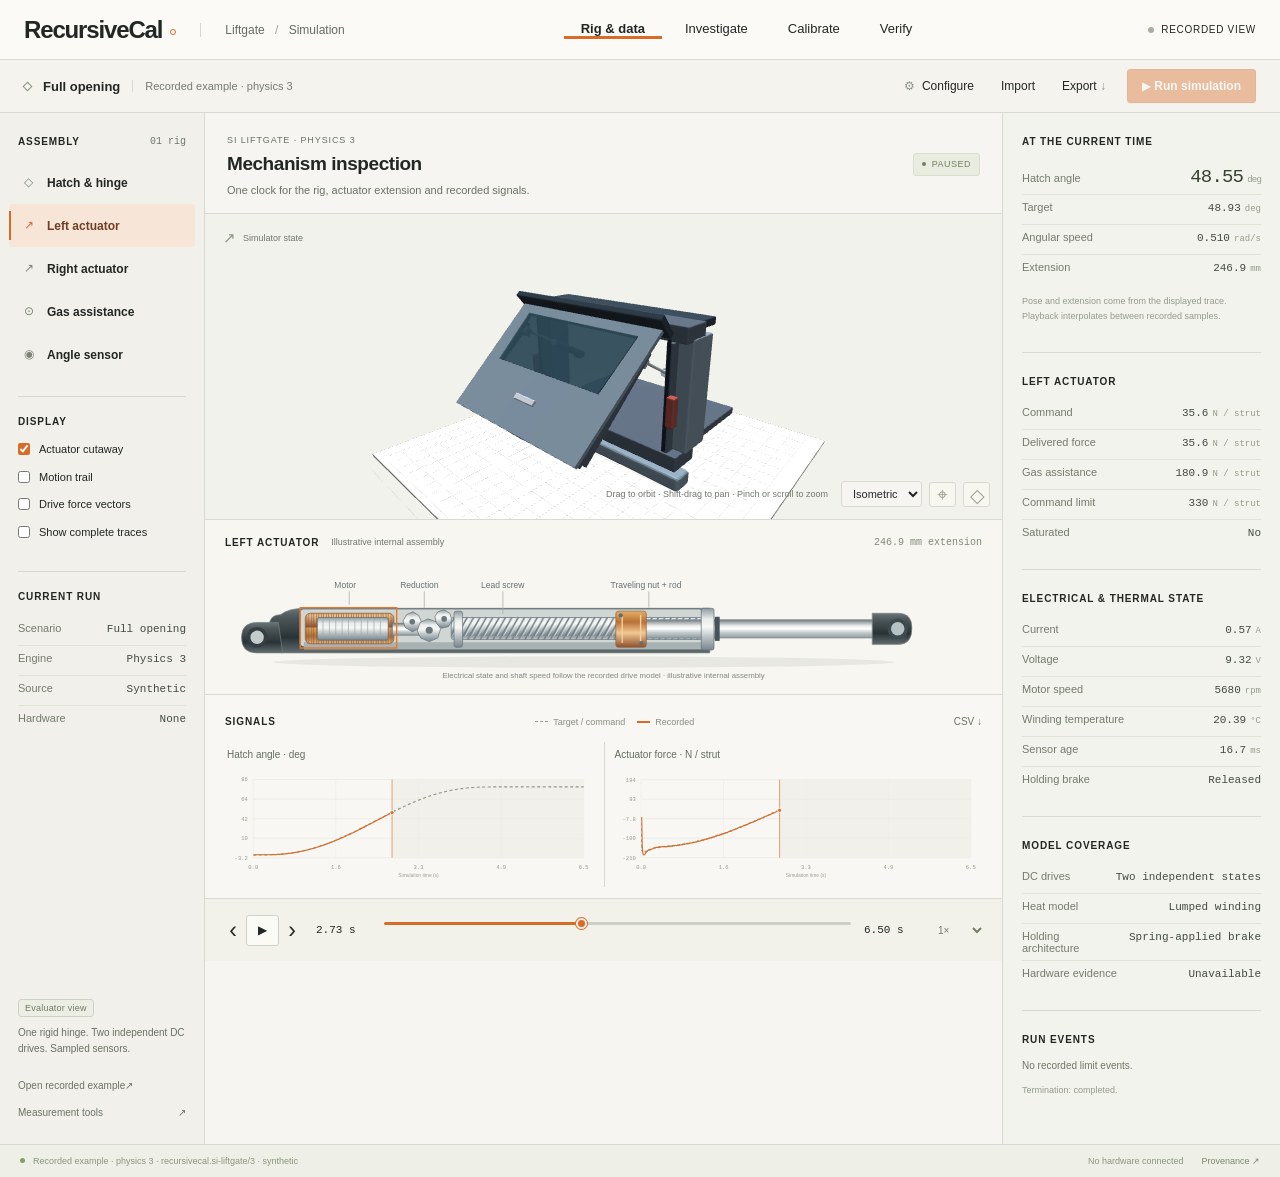
<file: recursivecal_lab/web/index.html>
<!doctype html>
<html lang="en">
<head>
  <meta charset="utf-8">
  <meta name="viewport" content="width=device-width,initial-scale=1">
  <meta name="theme-color" content="#f5f4ef">
  <meta name="description" content="RecursiveCal physical research workspace. Inspect the rig, run experiments, review calibration and verify the result.">
  <title>RecursiveCal · Physical workspace</title>
  <link rel="icon" href="icon.svg" type="image/svg+xml">
  <link rel="stylesheet" href="workspace.css">
  <script src="workspace-core.js" defer></script>
  <script src="inquiry-geometry.js" defer></script>
  <script src="inquiry-cad.js" defer></script>
  <script src="inquiry-renderer.js" defer></script>
  <script src="workspace-reference.js" defer></script>
  <script src="workspace.js" defer></script>
</head>
<body data-view="simulation">
<a class="skip" href="#workspace">Skip to workspace</a>
<header class="topbar">
  <a class="wordmark" href="#simulation">RecursiveCal<span class="brand-dot"></span></a>
  <span class="breadcrumb">Liftgate <span>/</span> <span id="workspaceName">Simulation</span></span>
  <nav class="workspace-tabs" aria-label="Workspace">
    <button data-view="simulation" aria-current="page">Rig &amp; data</button>
    <button data-view="investigate">Investigate</button>
    <button data-view="calibrate">Calibrate</button>
    <button data-view="verify">Verify</button>
  </nav>
  <span id="engineStatus" class="engine-status"><i></i>Connecting</span>
</header>
<div class="toolbar">
  <div class="toolbar-title"><span class="tiny-square"></span><strong id="runTitle">Liftgate rig</strong><span id="runOrigin" class="quiet-label">No run loaded</span></div>
  <div class="toolbar-actions">
    <button id="openSettings" class="plain-button" title="Configure the next run"><span aria-hidden="true">⚙</span> Configure</button>
    <button id="importButton" class="plain-button">Import</button><input id="importFile" type="file" accept=".json,application/json" hidden>
    <button id="exportButton" class="plain-button" disabled>Export <span aria-hidden="true">↓</span></button>
    <button id="runButton" class="primary-button" disabled><span aria-hidden="true">▶</span> Run simulation</button>
  </div>
</div>
<div id="notice" class="notice" role="status" aria-live="polite" hidden><span id="noticeText"></span><button id="dismissNotice" aria-label="Dismiss message">×</button></div>
<main id="workspace" tabindex="-1">
  <aside class="left-pane">
    <div class="pane-heading"><h2 id="navTitle">Assembly</h2><span id="navCount">01 rig</span></div>
    <div id="sideNav" class="side-nav"></div>
    <section id="displayControls" class="sidebar-section">
      <h2>Display</h2>
      <label class="check"><input id="showCutaway" type="checkbox" checked><span>Actuator cutaway</span></label>
      <label class="check"><input id="showTrail" type="checkbox"><span>Motion trail</span></label>
      <label class="check"><input id="showVectors" type="checkbox"><span>Drive force vectors</span></label>
      <label class="check"><input id="showFullTrace" type="checkbox"><span>Show complete traces</span></label>
    </section>
    <div id="sideDetails" class="sidebar-section"></div>
    <div class="sidebar-bottom">
      <span id="viewScope" class="scope-label">Evaluator view</span>
      <p id="scopeDetail">One hinge. Two struts.<br>Shared actuator dynamics.</p>
      <button id="loadExample" class="text-button">Open recorded example <span aria-hidden="true">↗</span></button>
      <a class="text-button" href="data.html#measurements">Measurement tools <span aria-hidden="true">↗</span></a>
    </div>
  </aside>
  <div class="main-pane">
    <section class="stage-heading">
      <div><span id="sectionEyebrow" class="eyebrow">SI liftgate · physics 2</span><h1 id="sectionTitle">Mechanism inspection</h1><p id="sectionDetail">Inspect motion, actuator response and the evidence behind each run.</p></div>
      <span id="runState" class="run-state">Ready</span>
    </section>
    <section id="rigStage" class="rig-stage" aria-label="Mechanism and actuator inspection">
      <div class="viewport">
        <canvas id="rigCanvas" tabindex="0" aria-label="Interactive liftgate rig. Drag to orbit, scroll to zoom, double-click to reset."></canvas>
        <svg id="rigOverlay" class="rig-overlay" aria-hidden="true"></svg>
        <div id="cadUnavailable" class="cad-unavailable" hidden><strong>3D view unavailable</strong><span>The recorded measurements and playback remain available.</span></div>
        <div class="viewport-corner"><span class="axis-mark" aria-hidden="true">↗</span><span id="poseSource">Simulator pose</span></div>
        <div id="comparisonLabels" class="comparison-labels" hidden><span>Baseline <b id="beforePose"></b></span><span>Candidate <b id="afterPose"></b></span></div>
        <div class="view-controls"><span>Drag to orbit · Shift-drag to pan · Pinch or scroll to zoom</span><select id="cameraView" aria-label="Camera view"><option value="isometric">Isometric</option><option value="front">Front</option><option value="side">Side</option><option value="top">Top</option><option value="custom" disabled>Custom</option></select><button id="resetCamera" title="Reset current camera view" aria-label="Reset camera">⌖</button><button id="focusMechanism" title="Inspect mounting geometry" aria-label="Inspect mounting geometry" aria-pressed="false">◇</button></div>
      </div>
      <div id="actuatorPane" class="actuator-pane">
        <div class="strip-heading"><h2 id="actuatorTitle">Left actuator</h2><span>Illustrative internal assembly</span><span id="extensionLabel" class="mono"></span></div>
        <svg id="actuatorSvg" viewBox="0 0 1080 164" role="img" aria-label="Actuator cutaway. The translating nut and rod follow the displayed strut extension; motor rotation is not simulated.">
          <defs>
            <linearGradient id="steel" x1="0" y1="0" x2="0" y2="1"><stop stop-color="#8f999e"/><stop offset=".26" stop-color="#e9edec"/><stop offset=".45" stop-color="#f7f8f6"/><stop offset=".7" stop-color="#b9c0c2"/><stop offset="1" stop-color="#77868e"/></linearGradient>
            <linearGradient id="housing" x1="0" y1="0" x2="0" y2="1"><stop stop-color="#697476"/><stop offset=".2" stop-color="#4e585b"/><stop offset=".65" stop-color="#293235"/><stop offset="1" stop-color="#626d70"/></linearGradient>
            <linearGradient id="copper" x1="0" y1="0" x2="0" y2="1"><stop stop-color="#e9ae67"/><stop offset=".3" stop-color="#b77135"/><stop offset=".6" stop-color="#f3c892"/><stop offset="1" stop-color="#8d502c"/></linearGradient>
            <linearGradient id="rodMetal" x1="0" y1="0" x2="0" y2="1"><stop stop-color="#6d777e"/><stop offset=".35" stop-color="#eef0ee"/><stop offset=".5" stop-color="#fff"/><stop offset=".7" stop-color="#c5ccce"/><stop offset="1" stop-color="#8e9b9f"/></linearGradient>
            <pattern id="screwThreads" width="9" height="32" patternUnits="userSpaceOnUse"><rect width="9" height="32" fill="url(#steel)"/><path d="M-9 32L9 0M0 32L18 0" stroke="#6e7c83" stroke-width="2"/><path d="M-6 32L12 0M3 32L21 0" stroke="#f5f6f3" stroke-width="1"/></pattern>
            <pattern id="windings" width="7" height="42" patternUnits="userSpaceOnUse"><rect width="7" height="42" fill="url(#copper)"/><path d="M2 0V42M5 0V42" stroke="#7b492c" stroke-width=".8"/></pattern>
          </defs>
          <ellipse cx="512" cy="133" rx="438" ry="8" fill="#263031" opacity=".07"/>
          <path d="M84 66Q68 66 68 83V101Q68 120 88 120H690V57H118Q96 57 84 66Z" fill="url(#housing)" stroke="#7b8485"/>
          <rect x="111" y="58" width="570" height="53" rx="6" fill="#d0d6d4" stroke="#5c686d"/>
          <path d="M117 105H679V115H117Z" fill="#a8b2b3"/>
          <path d="M81 77H51Q29 77 29 98Q29 120 50 120H87Z" fill="url(#housing)" stroke="#728087"/>
          <circle cx="51" cy="98" r="12" fill="#c4cccb" stroke="#333e43" stroke-width="5"/>
          <rect x="119" y="64" width="125" height="43" rx="7" fill="url(#windings)" stroke="#89572f"/>
          <rect x="136" y="70" width="100" height="32" rx="3" fill="url(#steel)" stroke="#636e74"/>
          <path d="M144 73V99M153 73V99M162 73V99M171 73V99M180 73V99M189 73V99M198 73V99M207 73V99M216 73V99M225 73V99" stroke="#a0aaad"/>
          <rect x="242" y="78" width="43" height="17" fill="url(#rodMetal)" stroke="#738087"/>
          <g fill="url(#steel)" stroke="#657176"><path d="M262 66L271 62L279 67L283 76L280 86L270 90L260 84L257 75Z"/><path d="M281 77L292 72L304 76L310 86L306 99L294 104L282 99L277 89Z"/><path d="M306 62L315 59L323 64L326 74L321 83L311 85L304 78L302 69Z"/></g>
          <g fill="#69767b"><circle cx="270" cy="76" r="4"/><circle cx="294" cy="88" r="5"/><circle cx="315" cy="72" r="4"/></g>
          <rect x="325" y="70" width="361" height="31" rx="3" fill="url(#screwThreads)" stroke="#68777e"/>
          <rect x="329" y="61" width="12" height="51" rx="3" fill="url(#steel)" stroke="#69777c"/>
          <g id="movingActuator">
            <rect x="470" y="73" width="360" height="26" rx="3" fill="url(#rodMetal)" stroke="#839297"/>
            <path d="M811 64H848Q867 64 867 85Q867 108 848 108H811Z" fill="url(#housing)" stroke="#7d888d"/>
            <circle cx="847" cy="86" r="12" fill="#b7c2c5" stroke="#3e4a50" stroke-width="5"/>
            <rect x="449" y="61" width="43" height="51" rx="4" fill="url(#copper)" stroke="#90643b"/>
            <path d="M458 66V106M484 66V106" stroke="#efd2a3" stroke-width="2"/>
            <circle cx="456" cy="67" r="3" fill="#626d71"/><circle cx="485" cy="106" r="3" fill="#626d71"/>
          </g>
          <rect x="678" y="57" width="18" height="59" rx="3" fill="url(#steel)" stroke="#67757c"/>
          <rect x="697" y="69" width="7" height="34" fill="#465459"/>
          <path d="M112 56H248V113H112Z" fill="none" stroke="#e4792f" stroke-width="2"/>
          <g fill="#677174" font-size="12" font-family="Arial,sans-serif"><text x="160" y="28">Motor</text><text x="253" y="28">Reduction</text><text x="367" y="28">Lead screw</text><text x="550" y="28">Traveling nut + rod</text></g>
          <g stroke="#a3aaa6" fill="none"><path d="M181 33V52M287 33V57M398 33V65M604 33V56"/></g>
          <text id="actuatorCaption" x="540" y="155" text-anchor="middle" fill="#838783" font-size="11" font-family="Arial,sans-serif">Extension follows rig geometry · motor rotation and electrical behavior are not modeled</text>
        </svg>
      </div>
    </section>
    <section id="calibrationPanel" class="calibration-panel" hidden></section>
    <section class="plots-section">
      <div class="strip-heading"><h2 id="plotsHeading">Signals</h2><div id="plotLegend" class="plot-legend"></div><button id="exportCsv" class="text-button" disabled>CSV ↓</button></div>
      <div id="plotGrid" class="plot-grid">
        <figure><figcaption id="anglePlotTitle">Hatch angle <span>deg</span></figcaption><svg id="anglePlot" viewBox="0 0 600 175" role="img" tabindex="0" aria-label="Angle versus simulation time. Click to inspect a time."></svg></figure>
        <figure><figcaption id="forcePlotTitle">Actuator force <span>N / strut</span></figcaption><svg id="forcePlot" viewBox="0 0 600 175" role="img" tabindex="0" aria-label="Force versus simulation time. Click to inspect a time."></svg></figure>
      </div>
      <div id="plotEmpty" class="plot-empty" hidden>No trace recorded for this selection.</div>
    </section>
    <section class="transport" aria-label="Synchronized replay">
      <div class="transport-buttons"><button id="stepBack" aria-label="Previous sample" disabled>‹</button><button id="playButton" class="play-button" aria-label="Play recorded trace" disabled>▶</button><button id="stepForward" aria-label="Next sample" disabled>›</button></div>
      <span id="timeReadout" class="mono">0.00 <small>s</small></span>
      <div class="timeline-wrap"><input id="timeline" type="range" min="0" max="10000" value="0" step="1" aria-label="Replay time" disabled><div id="eventMarkers" class="event-markers"></div></div>
      <span id="endReadout" class="mono">0.00 <small>s</small></span>
      <select id="playbackSpeed" aria-label="Replay speed"><option value=".25">0.25×</option><option value=".5">0.5×</option><option value="1" selected>1×</option><option value="2">2×</option><option value="4">4×</option></select>
    </section>
  </div>
  <aside class="right-pane" id="inspector" aria-label="Run and signal inspector"></aside>
</main>
<footer class="statusbar"><span><i class="status-dot"></i><span id="sourceStatus">Preparing workspace</span></span><span id="statusDetail">No hardware connected</span><button id="openProvenance">Provenance ↗</button></footer>
<dialog id="settingsDialog" class="settings-dialog">
  <div class="dialog-heading"><div><span class="eyebrow">Next run</span><h2 id="settingsTitle">Simulation configuration</h2></div><button class="close-dialog" aria-label="Close settings" data-close="settingsDialog">×</button></div>
  <form id="simulationForm" class="settings-form">
    <label>Physical model<select id="simulationModel"><option value="3">Research rig 3 · motors, sensors and brake</option><option value="2">Force model 2 · earlier unbraked rig</option></select></label>
    <details id="researchSettings"><summary>Drives, brake and sampled instruments</summary>
      <div class="form-pair"><label>Supply voltage <span>V</span><input data-drive="supply_voltage_V" type="number" min="6" max="16" step=".1" value="12" required></label><label>Unpowered brake <span>N·m</span><input data-drive="brake_capacity_Nm" type="number" min="0" max="200" step="1" value="120" required></label></div>
      <div class="form-pair"><label>Left drive effectiveness<input data-side="0" type="number" min=".4" max="1.2" step=".01" value="1" required></label><label>Right drive effectiveness<input data-side="1" type="number" min=".4" max="1.2" step=".01" value="1" required></label></div>
      <div class="form-pair"><label>Sensor sample period <span>s</span><input data-sensor="sample_period_s" type="number" min=".005" max=".05" step=".001" value=".01" required></label><label>Sensor delay <span>s</span><input data-sensor="latency_s" type="number" min="0" max=".1" step=".001" value=".01" required></label></div>
      <div class="form-pair"><label>Command delay <span>s</span><input data-sensor="command_delay_s" type="number" min="0" max=".1" step=".001" value=".01" required></label><label>Angle noise σ <span>rad</span><input data-sensor="angle_noise_std_rad" type="number" min="0" max=".02" step=".0005" value=".002" required></label></div>
      <p class="form-note">Synthetic, declared assumptions. A zero brake tests the unbraked fault. Both drives act on one rigid hinge; body twist and backlash are outside this model.</p>
    </details>
    <div class="form-pair"><label>Scenario<select id="scenario"><option value="open">Full opening</option><option value="close">Full closing</option><option value="passive_hold">Passive hold</option><option value="power_loss">Power loss</option></select></label><label>Controller<select id="controller"><option value="nominal">Nominal controller</option><option value="disabled">Motor disabled</option></select></label></div>
    <div class="form-pair"><label>Duration <span>s</span><input id="duration" type="number" min=".1" max="60" step=".1" value="6.5" required></label><label>Time step <span>s</span><input id="dt" type="number" min=".0001" max=".05" step=".0001" value=".01" required></label></div>
    <div class="form-pair"><label>Hatch mass <span>kg</span><input data-param="mass_kg" type="number" min="1" max="100" step=".1" value="25" required></label><label>Hinge inertia <span>kg·m²</span><input data-param="inertia_kg_m2" type="number" min=".1" max="100" step=".01" value="12" required></label></div>
    <div class="form-pair"><label>Effective drive factor<input data-param="motor_efficiency" type="number" min="0" max="1.5" step=".01" value="1" required></label><label>Gas assistance scale<input data-param="gas_scale" type="number" min="0" max="3" step=".01" value="1" required></label></div>
    <div class="form-pair"><label>Temperature <span>°C</span><input data-param="temperature_C" type="number" min="-40" max="85" step="1" value="20" required></label><label>Sensor seed<input id="simulationSeed" type="number" min="0" max="2147483647" step="1" value="0" required></label></div>
    <details><summary>Actuator, friction and motion limits</summary>
      <div class="form-pair"><label>Command limit <span>N / strut</span><input data-param="motor_force_max_N_each" type="number" min="1" max="2000" step="1" value="330" required></label><label>Actuator lag <span>s</span><input data-param="actuator_time_constant_s" type="number" min=".001" max="2" step=".001" value=".06" required></label></div>
      <div class="form-pair"><label>Coulomb friction <span>N·m</span><input data-param="friction_coulomb_Nm" type="number" min="0" max="100" step=".1" value="6" required></label><label>Static friction <span>N·m</span><input data-param="friction_static_Nm" type="number" min="0" max="100" step=".1" value="8" required></label></div>
      <div class="form-pair"><label>Holding brake <span>N·m</span><input data-param="holding_brake_Nm" type="number" min="0" max="250" step=".1" value="0" required></label><label>Speed limit <span>rad/s</span><input data-param="speed_limit_rad_s" type="number" min=".05" max="10" step=".01" value="1.15" required></label></div>
      <div class="form-pair"><label>Profile duration <span>s</span><input data-param="opening_duration_s" type="number" min=".1" max="60" step=".1" value="4.8" required></label><label>Power loss at <span>s</span><input data-param="power_loss_time_s" type="number" min="0" max="60" step=".1" value="4.8" required></label></div>
      <div class="form-pair"><label>Encoder bias <span>rad</span><input data-param="sensor_bias_rad" type="number" min="-.5" max=".5" step=".001" value="0" required></label><label>Sensor noise σ <span>rad</span><input data-param="sensor_noise_std_rad" type="number" min="0" max=".1" step=".001" value="0" required></label></div>
    </details>
    <label class="check"><input id="abortOnLimit" type="checkbox" checked><span>Stop the calculation on a configured limit breach</span></label>
    <p class="form-note">New settings apply to a new run. The displayed trace remains unchanged.</p>
    <button class="primary-button dialog-run" type="submit">Run simulation</button>
  </form>
  <form id="investigationForm" class="settings-form" hidden>
    <label>Physical model<select id="studyModel"><option value="3">Research rig 3 · motors, sensors and brake</option><option value="2">Force model 2 · earlier unbraked rig</option></select></label>
    <label>Hidden condition<select id="condition"><option value="weak_motor">Reduced drive effectiveness</option><option value="nominal">Nominal mechanism</option><option value="payload">Additional hatch mass</option><option value="friction">Increased hinge friction</option><option value="gas_loss">Reduced gas assistance</option><option value="sensor_bias">Encoder offset</option><option value="compound">Combined changes</option><option value="directional_friction">Unmodeled closing friction</option><option value="overload">Mass outside the model bank</option></select></label>
    <p class="form-note">Evaluator setup. The investigator receives instrument observations, not the condition name or hidden plant parameters.</p>
    <label>Investigator<select id="policy"><option value="bayes">Bayesian adaptive tests</option><option value="fixed">Fixed high / low / mid schedule</option><option value="no_probe">Nominal controller, no tests</option></select></label>
    <div class="form-pair"><label>Sensor seed<input id="studySeed" type="number" min="0" max="2147453647" step="1" value="7" required></label><label>Test budget<input id="budget" type="number" min="0" max="12" step=".1" value="8" required></label></div>
    <label>Maximum experiments<input id="maxTests" type="number" min="0" max="6" step="1" value="5" required></label>
    <p class="form-note">The investigator selects bounded tests and commits once. Verification uses fresh simulated states. This run does not train an RL policy.</p>
    <button class="primary-button dialog-run" type="submit">Run investigation</button>
  </form>
  <p id="offlineHint" class="form-note" hidden>Start the local engine in your terminal: <code>recursivecal serve</code></p>
</dialog>
<dialog id="provenanceDialog" class="provenance-dialog"><div class="dialog-heading"><div><span class="eyebrow">Run evidence</span><h2>Provenance &amp; model scope</h2></div><button class="close-dialog" aria-label="Close provenance" data-close="provenanceDialog">×</button></div><div id="provenanceSummary"></div><pre id="provenanceJson"></pre></dialog>
<noscript>This workspace needs JavaScript for its renderer and recorded evidence. The Python simulator also runs from the command line.</noscript>
</body>
</html>
</file>
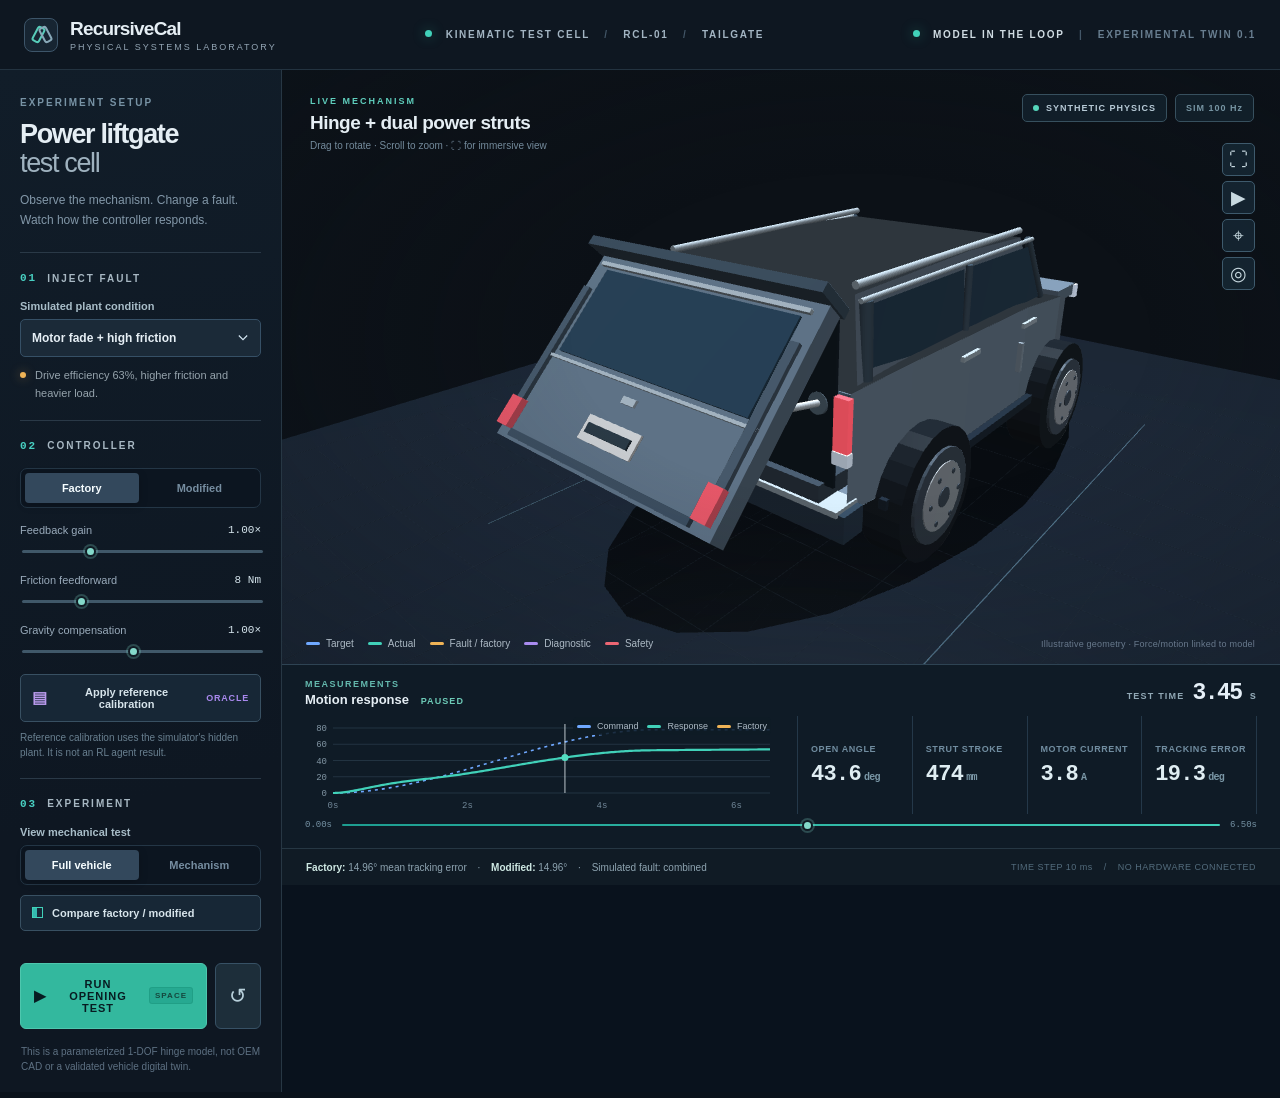
<file: visualization/physical_twin/index.html>
<!doctype html>
<html lang="en">
<head>
<meta charset="utf-8">
<meta name="viewport" content="width=device-width,initial-scale=1,viewport-fit=cover">
<title>RecursiveCal · Physical Systems Laboratory</title>
<meta name="description" content="A real-time 3D tailgate experiment. Inspect mechanical hinges, telescoping struts, motor current, and the effect of calibration under hidden dynamics.">
<link rel="stylesheet" href="style.css">
</head>
<body>
<div id="app">
<header class="mast">
 <div class="identity"><span class="brandmark" aria-hidden="true"><span></span><span></span></span><div><strong>RecursiveCal</strong><span class="subhead">PHYSICAL SYSTEMS LABORATORY</span></div></div>
 <div class="mast-center"><span class="bullet live"></span> KINEMATIC TEST CELL <span class="mast-sep">/</span> RCL-01 <span class="mast-sep">/</span> TAILGATE</div>
 <div class="mast-right"><span class="state-dot"></span> MODEL IN THE LOOP <span class="mast-sep">|</span> <span class="build">EXPERIMENTAL TWIN 0.1</span></div>
</header>
<div class="workspace">
 <aside class="control-pane">
  <div class="control-head"><div class="eyebrow">EXPERIMENT SETUP</div><h1>Power liftgate <span>test cell</span></h1><p>Observe the mechanism. Change a fault. Watch how the controller responds.</p></div>
  <div class="pane-section">
   <div class="section-name"><span>01</span> INJECT FAULT</div>
   <label class="field-label" for="faultSelect">Simulated plant condition</label>
   <select id="faultSelect" aria-label="Simulated plant condition">
    <option value="combined" selected>Motor fade + high friction</option>
    <option value="healthy">Nominal system</option><option value="friction">High hinge friction</option>
    <option value="motor">Motor power reduced</option><option value="load">Heavier tailgate</option>
    <option value="sensor">Angle sensor drift</option><option value="gas">Weak gas spring</option>
   </select>
   <div class="fault-note"><span class="fault-mark"></span><span id="faultInfo">Reduced drive power and increased hinge resistance.</span></div>
  </div>
  <div class="pane-section">
   <div class="section-name"><span>02</span> CONTROLLER</div>
   <div class="controller-selector"><button class="pill active" data-controller="factory" type="button">Factory</button><button class="pill" data-controller="tuned" type="button">Modified</button></div>
   <div class="control-slider"><div><label for="gainInput">Feedback gain</label><output id="gainValue">1.00×</output></div><input id="gainInput" type="range" min="0.7" max="1.8" step="0.05" value="1"></div>
   <div class="control-slider"><div><label for="frictionInput">Friction feedforward</label><output id="frictionValue">8 Nm</output></div><input id="frictionInput" type="range" min="0" max="34" step="1" value="8"></div>
   <div class="control-slider"><div><label for="gravityInput">Gravity compensation</label><output id="gravityValue">1.00×</output></div><input id="gravityInput" type="range" min="0.7" max="1.35" step="0.05" value="1"></div>
   <button id="suggestBtn" class="secondary-btn" type="button"><span class="btn-mono">▤</span> Apply reference calibration <span class="small-right">ORACLE</span></button>
   <div class="fineprint">Reference calibration uses the simulator's hidden plant. It is not an RL agent result.</div>
  </div>
  <div class="pane-section experiment-section">
   <div class="section-name"><span>03</span> EXPERIMENT</div>
   <div class="mode-title">View mechanical test</div>
   <div class="controller-selector view-selector"><button type="button" id="viewVehicle" class="pill active">Full vehicle</button><button type="button" id="viewMech" class="pill">Mechanism</button></div>
   <button id="compareBtn" type="button" class="secondary-btn"><span class="square-icon"></span> Compare factory / modified</button>
  </div>
  <div class="start-group">
   <button id="runBtn" class="primary-btn" type="button"><span id="playSymbol">▶</span><span id="playLabel">RUN OPENING TEST</span><span class="keyhint">SPACE</span></button>
   <button id="resetBtn" class="reset-btn" type="button" title="Return to the beginning">↺</button>
  </div>
  <p class="side-disclaimer">This is a parameterized 1-DOF hinge model, not OEM CAD or a validated vehicle digital twin.</p>
 </aside>
 <main class="main-pane">
  <div class="viewport" id="viewport">
    <canvas id="scene" aria-label="Interactive 3D SUV tailgate and two motorized telescoping struts"></canvas>
    <div id="unsupported" hidden>3D graphics unavailable in this browser. Try a current Chromium or Firefox browser with WebGL2 enabled.</div>
    <div class="viewport-hud top-left"><div class="eyebrow">LIVE MECHANISM</div><div class="scene-title">Hinge + dual power struts</div><div class="scene-description">Drag to rotate · Scroll to zoom · ⛶ for immersive view</div></div>
    <div class="viewport-hud top-right"><span class="sim-pill"><i></i> SYNTHETIC PHYSICS</span><span class="sim-pill sub" id="fpsText">SIM 100 Hz</span></div>
    <div class="viewport-tools"><button id="fullscreenBtn" aria-label="Toggle immersive view" title="Immersive 3D view" type="button">⛶</button><button id="overlayPlay" aria-label="Play or pause simulation" title="Play or pause simulation" type="button">▶</button><button id="resetCamera" aria-label="Reset camera" title="Reset camera" type="button">⌖</button><button id="toggleLabels" aria-label="Toggle component labels" title="Toggle component labels" type="button">◎</button></div>
    <div class="compare-half" id="compareHalf" hidden><div><span>FACTORY CONTROLLER</span><strong id="factoryAngle">0.0°</strong></div><div><span>MODIFIED CONTROLLER</span><strong id="tunedAngle">0.0°</strong></div></div>
    <div id="callouts" class="callouts"><span id="callHinge" class="callout">HINGE AXLE <i></i></span><span id="callStrut" class="callout">POWER STRUT <i></i></span></div>
    <div class="viewport-foot"><div class="swatches"><span><i class="target"></i> Target</span><span><i class="actual"></i> Actual</span><span><i class="fault"></i> Fault / factory</span><span><i class="test"></i> Diagnostic</span><span><i class="safety"></i> Safety</span></div><span class="caption-info">Illustrative geometry · Force/motion linked to model</span></div>
  </div>
  <div class="instrument-strip">
    <div class="instrument-header"><div class="label-group"><div class="eyebrow">MEASUREMENTS</div><div class="instrument-name">Motion response <span id="testState">READY</span></div></div><div class="time-pair"><span>TEST TIME</span><strong id="timeNow">0.00</strong><span class="units">s</span></div></div>
    <div class="instruments">
      <div class="signal-chart"><canvas id="plot" aria-label="Live opening angle chart comparing target and actual hinge angle"></canvas><div class="plot-legend"><span><i class="target"></i> Command</span><span><i class="actual"></i> Response</span><span id="baselineLegend" hidden><i class="fault"></i> Factory</span></div></div>
      <div class="readouts"><div><small>OPEN ANGLE</small><strong id="angleNow">0.0<span>deg</span></strong></div><div><small>STRUT STROKE</small><strong id="strokeNow">0<span>mm</span></strong></div><div><small>MOTOR CURRENT</small><strong id="currentNow">0.0<span>A</span></strong></div><div><small>TRACKING ERROR</small><strong id="errorNow">0.0<span>deg</span></strong></div></div>
    </div>
    <div class="timeline"><span id="timelineStart">0.00s</span><input type="range" id="scrubber" min="0" max="6.5" step="0.01" value="0" aria-label="Scrub simulation timeline"><span>6.50s</span></div>
  </div>
  <div class="measurement-footer"><div id="resultSummary">Choose a fault and run the opening cycle to inspect physical response.</div><div>TIME STEP 10 ms <span class="sep">/</span> NO HARDWARE CONNECTED</div></div>
 </main>
</div>
</div>
<script src="physics.js"></script>
<script src="renderer3d.js"></script>
<script src="app.js"></script>
</body>
</html>
</file>
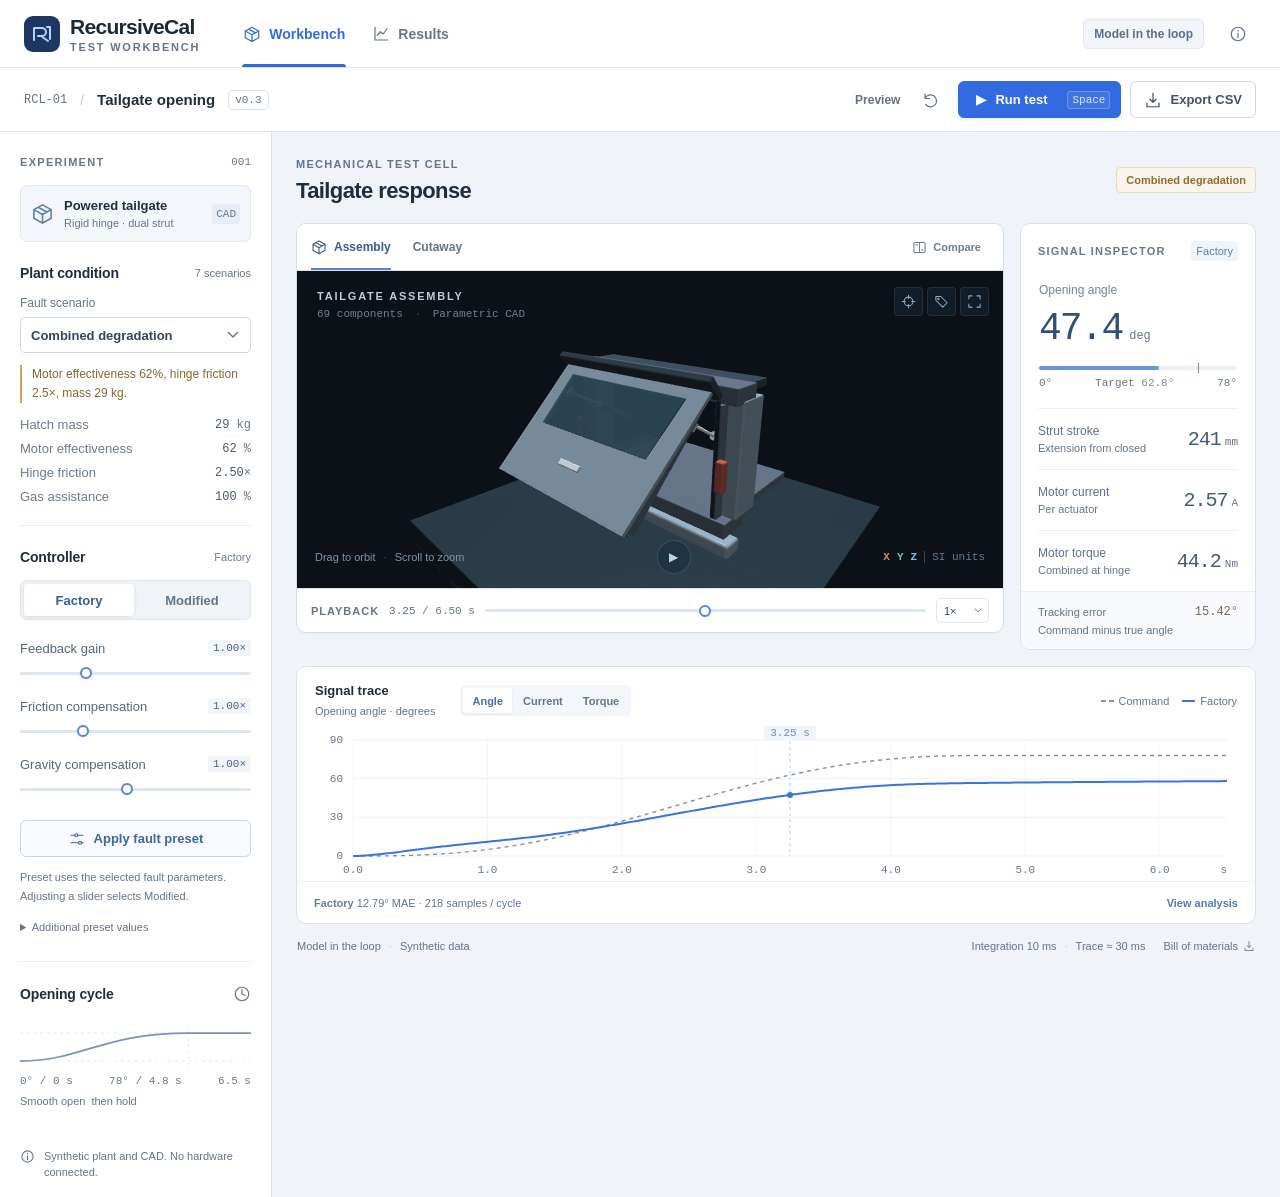
<file: mechanics/cad_v1/viewer/index.html>
<!doctype html>
<html lang="en">
<head>
  <meta charset="utf-8">
  <meta name="viewport" content="width=device-width,initial-scale=1,viewport-fit=cover">
  <meta name="theme-color" content="#f4f6f9">
  <title>RecursiveCal · Tailgate Test Workbench</title>
  <meta name="description" content="An interactive mechanical test workbench. Configure synthetic faults, inspect a 69-part CAD assembly, compare controller responses, and export simulation traces.">
  <link rel="stylesheet" href="style.css">
</head>
<body>
<svg class="icon-library" xmlns="http://www.w3.org/2000/svg" aria-hidden="true">
  <symbol id="i-play" viewBox="0 0 24 24"><path d="m9 5 11 7-11 7z"/></symbol>
  <symbol id="i-reset" viewBox="0 0 24 24"><path d="M4 10a8 8 0 1 1 1 8M4 4v6h6"/></symbol>
  <symbol id="i-box" viewBox="0 0 24 24"><path d="m12 3 9 5v9l-9 5-9-5V8zM3 8l9 5 9-5M12 13v9M7.5 5.5l9 5"/></symbol>
  <symbol id="i-chart" viewBox="0 0 24 24"><path d="M4 3v17h17M7 14l4-5 4 3 5-7"/></symbol>
  <symbol id="i-sliders" viewBox="0 0 24 24"><path d="M4 7h5m4 0h7M4 17h10m4 0h2"/><circle cx="11" cy="7" r="2"/><circle cx="16" cy="17" r="2"/></symbol>
  <symbol id="i-download" viewBox="0 0 24 24"><path d="M12 3v12m-4-4 4 4 4-4M4 16v5h16v-5"/></symbol>
  <symbol id="i-expand" viewBox="0 0 24 24"><path d="M8 3H3v5m13-5h5v5M3 16v5h5m13-5v5h-5"/></symbol>
  <symbol id="i-target" viewBox="0 0 24 24"><circle cx="12" cy="12" r="7"/><path d="M12 2v5m0 10v5M2 12h5m10 0h5"/></symbol>
  <symbol id="i-label" viewBox="0 0 24 24"><path d="M3 4h8l10 10-7 7L3 10z"/><circle cx="7" cy="8" r="1"/></symbol>
  <symbol id="i-compare" viewBox="0 0 24 24"><rect x="3" y="4" width="18" height="16" rx="2"/><path d="M12 4v16M6 8h3m6 8h3"/></symbol>
  <symbol id="i-info" viewBox="0 0 24 24"><circle cx="12" cy="12" r="9"/><path d="M12 11v6m0-10v1"/></symbol>
  <symbol id="i-close" viewBox="0 0 24 24"><path d="m6 6 12 12M6 18 18 6"/></symbol>
  <symbol id="i-check" viewBox="0 0 24 24"><path d="m5 12 4 4L19 6"/></symbol>
  <symbol id="i-clock" viewBox="0 0 24 24"><circle cx="12" cy="12" r="9"/><path d="M12 6v6l4 2"/></symbol>
</svg>
<a class="skip-link" href="#workbench">Skip to workbench</a>
<div id="app">
  <header class="app-header">
    <a class="identity" href="https://github.com/Venkat-RJ/RecursiveCal" aria-label="RecursiveCal source repository">
      <svg class="brandmark" viewBox="0 0 36 36" aria-hidden="true"><rect width="36" height="36" rx="9"/><path d="M10 24V12h8a4 4 0 0 1 0 8h-4m3 0 7 5M23 11h3v12"/></svg>
      <span>RecursiveCal<small>TEST WORKBENCH</small></span>
    </a>
    <nav class="app-nav" aria-label="Workspace views">
      <button type="button" class="nav-tab active" data-panel="workbench" aria-current="page"><svg class="icon"><use href="#i-box"/></svg>Workbench</button>
      <button type="button" class="nav-tab" data-panel="results"><svg class="icon"><use href="#i-chart"/></svg>Results</button>
    </nav>
    <div class="header-end"><span class="environment-tag">Model in the loop</span><button id="modelInfoBtn" class="icon-button" type="button" aria-label="About the model" title="About the model"><svg class="icon"><use href="#i-info"/></svg></button></div>
  </header>

  <div class="run-toolbar" aria-label="Experiment controls">
    <div class="experiment-path"><span class="project-code">RCL-01</span><span class="path-divider">/</span><strong>Tailgate opening</strong><span class="revision">v0.3</span></div>
    <div class="run-actions">
      <button id="setupToggle" class="button setup-toggle" type="button" aria-controls="experimentPanel" aria-expanded="false"><svg class="icon"><use href="#i-sliders"/></svg>Setup</button>
      <span id="testState" class="run-state" role="status">Preview</span>
      <button id="resetBtn" class="icon-button" type="button" aria-label="Reset test to beginning" title="Reset test"><svg class="icon"><use href="#i-reset"/></svg></button>
      <button id="runBtn" class="button primary" type="button"><span id="playSymbol" aria-hidden="true">▶</span><span id="playLabel">Run test</span><kbd>Space</kbd></button>
      <button id="exportBtn" class="button" type="button" title="Download both controller signal traces"><svg class="icon"><use href="#i-download"/></svg><span>Export CSV</span></button>
    </div>
  </div>

  <div class="workspace">
    <aside id="experimentPanel" class="experiment-panel" aria-label="Experiment setup">
      <div class="panel-heading"><span class="eyebrow">EXPERIMENT</span><span class="muted mono">001</span></div>
      <div class="project-card"><svg class="icon"><use href="#i-box"/></svg><div><strong>Powered tailgate</strong><span>Rigid hinge · dual strut</span></div><span class="model-tag">CAD</span></div>
      <section class="setup-section">
        <div class="section-heading"><h2>Plant condition</h2><span class="count-tag">7 scenarios</span></div>
        <label class="field-label" for="faultSelect">Fault scenario</label>
        <select id="faultSelect">
          <option value="combined" selected>Combined degradation</option>
          <option value="nominal">Nominal plant</option>
          <option value="hinge_friction">High hinge friction</option>
          <option value="motor_fade">Reduced motor power</option>
          <option value="heavy_hatch">Heavy tailgate</option>
          <option value="sensor_bias">Angle sensor drift</option>
          <option value="gas_leak">Gas spring leakage</option>
        </select>
        <p id="faultInfo" class="fault-note">Motor effectiveness 62%, hinge friction 2.5×, mass 29 kg.</p>
        <dl class="plant-values"><div><dt>Hatch mass</dt><dd id="plantMass">29 <span>kg</span></dd></div><div><dt>Motor effectiveness</dt><dd id="plantMotor">62 <span>%</span></dd></div><div><dt>Hinge friction</dt><dd id="plantFriction">2.50<span>×</span></dd></div><div><dt>Gas assistance</dt><dd id="plantGas">100 <span>%</span></dd></div></dl>
      </section>
      <section class="setup-section">
        <div class="section-heading"><h2>Controller</h2><span id="controllerTag" class="text-tag">Factory</span></div>
        <div class="segmented" aria-label="Active controller"><button type="button" data-controller="factory" class="active" aria-pressed="true">Factory</button><button type="button" data-controller="tuned" aria-pressed="false">Modified</button></div>
        <div class="control-slider"><div><label for="gainInput">Feedback gain</label><output for="gainInput" id="gainValue">1.00×</output></div><input id="gainInput" type="range" min="0.7" max="1.8" step="0.05" value="1"></div>
        <div class="control-slider"><div><label for="frictionInput">Friction compensation</label><output for="frictionInput" id="frictionValue">1.00×</output></div><input id="frictionInput" type="range" min="0.3" max="3" step="0.1" value="1"></div>
        <div class="control-slider"><div><label for="gravityInput">Gravity compensation</label><output for="gravityInput" id="gravityValue">1.00×</output></div><input id="gravityInput" type="range" min="0.7" max="1.35" step="0.01" value="1"></div>
        <button id="suggestBtn" type="button" class="button preset-button"><svg class="icon"><use href="#i-sliders"/></svg>Apply fault preset</button>
        <p class="help-text">Preset uses the selected fault parameters. Adjusting a slider selects Modified.</p>
        <details class="advanced-settings"><summary>Additional preset values</summary><dl class="plant-values"><div><dt>Damping gain</dt><dd id="dampingValue">1.00×</dd></div><div><dt>Sensor correction</dt><dd id="sensorValue">0.00°</dd></div></dl></details>
      </section>
      <section class="setup-section cycle-section">
        <div class="section-heading"><h2>Opening cycle</h2><svg class="icon muted"><use href="#i-clock"/></svg></div>
        <div class="cycle-profile" aria-label="Smooth command rises from zero to 78 degrees in 4.8 seconds, then holds until 6.5 seconds"><svg viewBox="0 0 240 48" preserveAspectRatio="none" aria-hidden="true"><path class="profile-grid" d="M0 40H240M0 8H240M175 0v48"/><path class="profile-line" d="M0 40C65 40 85 8 175 8H240"/></svg><div><span>0° / 0 s</span><span>78° / 4.8 s</span><span>6.5 s</span></div></div>
        <div class="cycle-note">Smooth open <span>then hold</span></div>
      </section>
      <div class="setup-footer"><svg class="icon"><use href="#i-info"/></svg><p>Synthetic plant and CAD. No hardware connected.</p></div>
    </aside>

    <main class="main-area">
      <section id="workbench" class="view-panel" tabindex="-1" aria-label="Test workbench">
        <div class="workbench-heading"><div><span class="eyebrow">MECHANICAL TEST CELL</span><h1>Tailgate response</h1></div><span id="scenarioBadge" class="scenario-badge">Combined degradation</span></div>
        <div class="stage-grid">
          <section class="scene-panel" aria-label="Mechanical assembly">
            <div class="scene-toolbar"><div class="view-switch" aria-label="Assembly view"><button id="viewVehicle" type="button" class="active" aria-pressed="true"><svg class="icon"><use href="#i-box"/></svg>Assembly</button><button id="viewMech" type="button" aria-pressed="false">Cutaway</button></div><button id="compareBtn" class="compare-button" type="button" aria-pressed="false"><svg class="icon"><use href="#i-compare"/></svg><span>Compare</span></button></div>
            <div class="viewport" id="viewport">
              <canvas id="scene" tabindex="0" aria-label="Interactive 69-component tailgate CAD. Drag to orbit, scroll to zoom, or use arrow keys to orbit and plus or minus to zoom."></canvas>
              <div id="unsupported" hidden>3D graphics are unavailable. Signal plots and results remain available.</div>
              <div class="viewport-heading"><span>TAILGATE ASSEMBLY</span><small>69 components <b>·</b> Parametric CAD</small></div>
              <div class="viewport-tools"><button id="resetCamera" class="icon-button" type="button" aria-label="Reset camera" title="Reset camera"><svg class="icon"><use href="#i-target"/></svg></button><button id="toggleLabels" class="icon-button" type="button" aria-label="Show component labels" aria-pressed="false" title="Component labels"><svg class="icon"><use href="#i-label"/></svg></button><button id="fullscreenBtn" class="icon-button" type="button" aria-label="Expand assembly view" aria-pressed="false" title="Expand assembly view"><svg class="icon"><use href="#i-expand"/></svg></button></div>
              <div id="compareHalf" class="compare-half" hidden><div><span>Factory</span><strong id="factoryAngle">0.0°</strong></div><div><span>Modified</span><strong id="tunedAngle">0.0°</strong></div></div>
              <div id="callouts" class="callouts" hidden><span id="callHinge" class="callout">Hinge axle</span><span id="callStrut" class="callout">Power strut</span></div>
              <div class="viewport-bottom"><span class="orbit-hint">Drag to orbit <b>·</b> Scroll to zoom</span><button id="overlayPlay" type="button" class="viewport-play" aria-label="Play or pause simulation">▶</button><span class="axis-key"><b>X</b><b>Y</b><b>Z</b> <span>SI units</span></span></div>
            </div>
            <div class="playback"><span class="playback-label">PLAYBACK</span><strong><span id="timeNow">3.25</span><small> / 6.50 s</small></strong><input id="scrubber" type="range" min="0" max="6.5" step="0.01" value="3.25" aria-label="Simulation playback time"><label class="sr-only" for="speedSelect">Playback speed</label><select id="speedSelect"><option value="0.5">0.5×</option><option value="1" selected>1×</option><option value="2">2×</option></select></div>
          </section>
          <aside class="monitor-panel" aria-label="Current simulation values">
            <div class="monitor-heading"><span class="eyebrow">SIGNAL INSPECTOR</span><span id="monitorController">Factory</span></div>
            <div class="angle-instrument"><span class="signal-label">Opening angle</span><strong id="angleNow">0.0<span>deg</span></strong><div class="angle-meter"><span id="angleMeter"></span><i></i></div><div class="meter-labels"><span>0°</span><span>Target <b id="targetNow">0.0°</b></span><span>78°</span></div></div>
            <dl class="signal-readouts"><div><dt>Strut stroke<small>Extension from closed</small></dt><dd id="strokeNow">0<span>mm</span></dd></div><div><dt>Motor current<small>Per actuator</small></dt><dd id="currentNow">0.00<span>A</span></dd></div><div><dt>Motor torque<small>Combined at hinge</small></dt><dd id="errorNow">0.0<span>Nm</span></dd></div></dl>
            <div class="tracking-readout"><div><span>Tracking error</span><strong id="trackingNow">0.0°</strong></div><p id="trackingNote">Command minus true angle</p></div>
          </aside>
        </div>
        <section class="trace-panel" aria-label="Synchronized signal traces">
          <div class="trace-heading"><div><h2>Signal trace</h2><span id="traceDescription">Opening angle · degrees</span></div><div class="signal-switch" aria-label="Plotted signal"><button type="button" data-signal="angle" class="active" aria-pressed="true">Angle</button><button type="button" data-signal="current" aria-pressed="false">Current</button><button type="button" data-signal="torque" aria-pressed="false">Torque</button></div><div class="plot-legend"><span id="targetLegend"><i class="target"></i>Command</span><span id="responseLegend"><i class="factory"></i>Factory</span><span id="baselineLegend" hidden><i class="modified"></i>Modified</span></div></div>
          <div class="chart-wrap"><canvas id="plot" tabindex="0" aria-label="Opening angle signal plot. Click or use the playback slider to inspect time."></canvas></div>
          <div class="trace-footer"><span id="resultSummary">Full cycle simulation · 6.50 seconds</span><button id="viewResultsBtn" class="text-button" type="button">View analysis</button></div>
        </section>
      </section>

      <section id="results" class="view-panel results-panel" hidden aria-label="Simulation results">
        <div class="results-heading"><div><span class="eyebrow">FULL CYCLE ANALYSIS</span><h1>Cycle analysis</h1><p id="resultScenario">Combined degradation · 6.50 s opening cycle</p></div><button id="exportJsonBtn" class="button" type="button"><svg class="icon"><use href="#i-download"/></svg>Export run JSON</button></div>
        <div class="result-overview"><div><span class="signal-label">Factory tracking error</span><strong id="factoryMae">0.00<small>deg MAE</small></strong></div><div><span class="signal-label">Modified tracking error</span><strong id="modifiedMae">0.00<small>deg MAE</small></strong></div><div class="delta-card"><span class="signal-label">Change in tracking error</span><strong id="improvement">0.0<small>%</small></strong><span id="improvementNote">Same controller settings</span></div></div>
        <div class="result-table-wrap"><table class="results-table"><caption>Computed metrics for both controllers, over the full simulation cycle.</caption><thead><tr><th scope="col">Measurement</th><th scope="col">Factory</th><th scope="col">Modified</th><th scope="col">Unit</th></tr></thead><tbody id="metricsBody"></tbody></table></div>
        <section class="checks-panel"><div class="section-heading"><h2>Illustrative acceptance checks</h2><span id="checkSummary" class="text-tag">Modified controller</span></div><div id="checksGrid" class="checks-grid"></div><p>Demo thresholds only. These checks evaluate the synthetic traces and do not certify hardware safety or compliance.</p></section>
        <div class="analysis-note"><svg class="icon"><use href="#i-info"/></svg><p>Both trajectories are computed when the setup changes. Playback only moves the inspection cursor. Presets use known fault parameters; this demo does not perform learned RL or automatic diagnosis.</p></div>
      </section>
      <footer class="workbench-footer"><span>Model in the loop <b>·</b> Synthetic data</span><span>Integration <strong>10 ms</strong> <b>·</b> Trace ≈ <strong>30 ms</strong></span><a id="bomLink" href="../assets/bill_of_materials.csv" download>Bill of materials <svg class="icon"><use href="#i-download"/></svg></a></footer>
    </main>
  </div>
</div>
<div id="toast" class="toast" role="status" hidden></div>
<dialog id="modelDialog" aria-labelledby="modelDialogTitle">
  <div class="dialog-header"><div><span class="eyebrow">MODEL NOTES</span><h2 id="modelDialogTitle">What this workbench simulates</h2></div><button id="closeModelBtn" class="icon-button" type="button" aria-label="Close model notes"><svg class="icon"><use href="#i-close"/></svg></button></div>
  <p>A rigid tailgate hinge with two powered struts, driven by an illustrative controller. The animated mechanism uses the same mount geometry as the physics model.</p>
  <dl class="model-details"><div><dt>Assembly</dt><dd>69 CAD components with articulated hatch and struts</dd></div><div><dt>Cycle</dt><dd>0° to 78° over 4.8 s, then hold to 6.5 s</dd></div><div><dt>Time resolution</dt><dd>10 ms integration; trace sampled every third step, plus the final frame</dd></div><div><dt>Controller presets</dt><dd>Hand-set values informed by the injected synthetic fault</dd></div><div><dt>Scope</dt><dd>Browser model demonstration. No ECU, HIL hardware, OEM measurements, autonomous diagnosis, or trained RL controller.</dd></div></dl>
  <p class="help-text">CSV exports contain both full-cycle trajectories. JSON exports also include plant parameters, controller settings, metrics, and the playback position.</p>
  <p class="help-text">CAD assets: <a href="../assets/recursivecal_tailgate_closed.step" download>Closed STEP</a> · <a href="../assets/recursivecal_tailgate_open.step" download>Open STEP</a> · <a href="../assets/recursivecal_tailgate_open.glb" download>Open GLB</a></p>
  <a class="button" href="https://github.com/Venkat-RJ/RecursiveCal" target="_blank" rel="noopener noreferrer">View source repository</a>
</dialog>
<script src="physics_v2.js"></script>
<script src="cad_mesh.js"></script>
<script src="cad_renderer.js"></script>
<script src="app.js"></script>
</body>
</html>
</file>
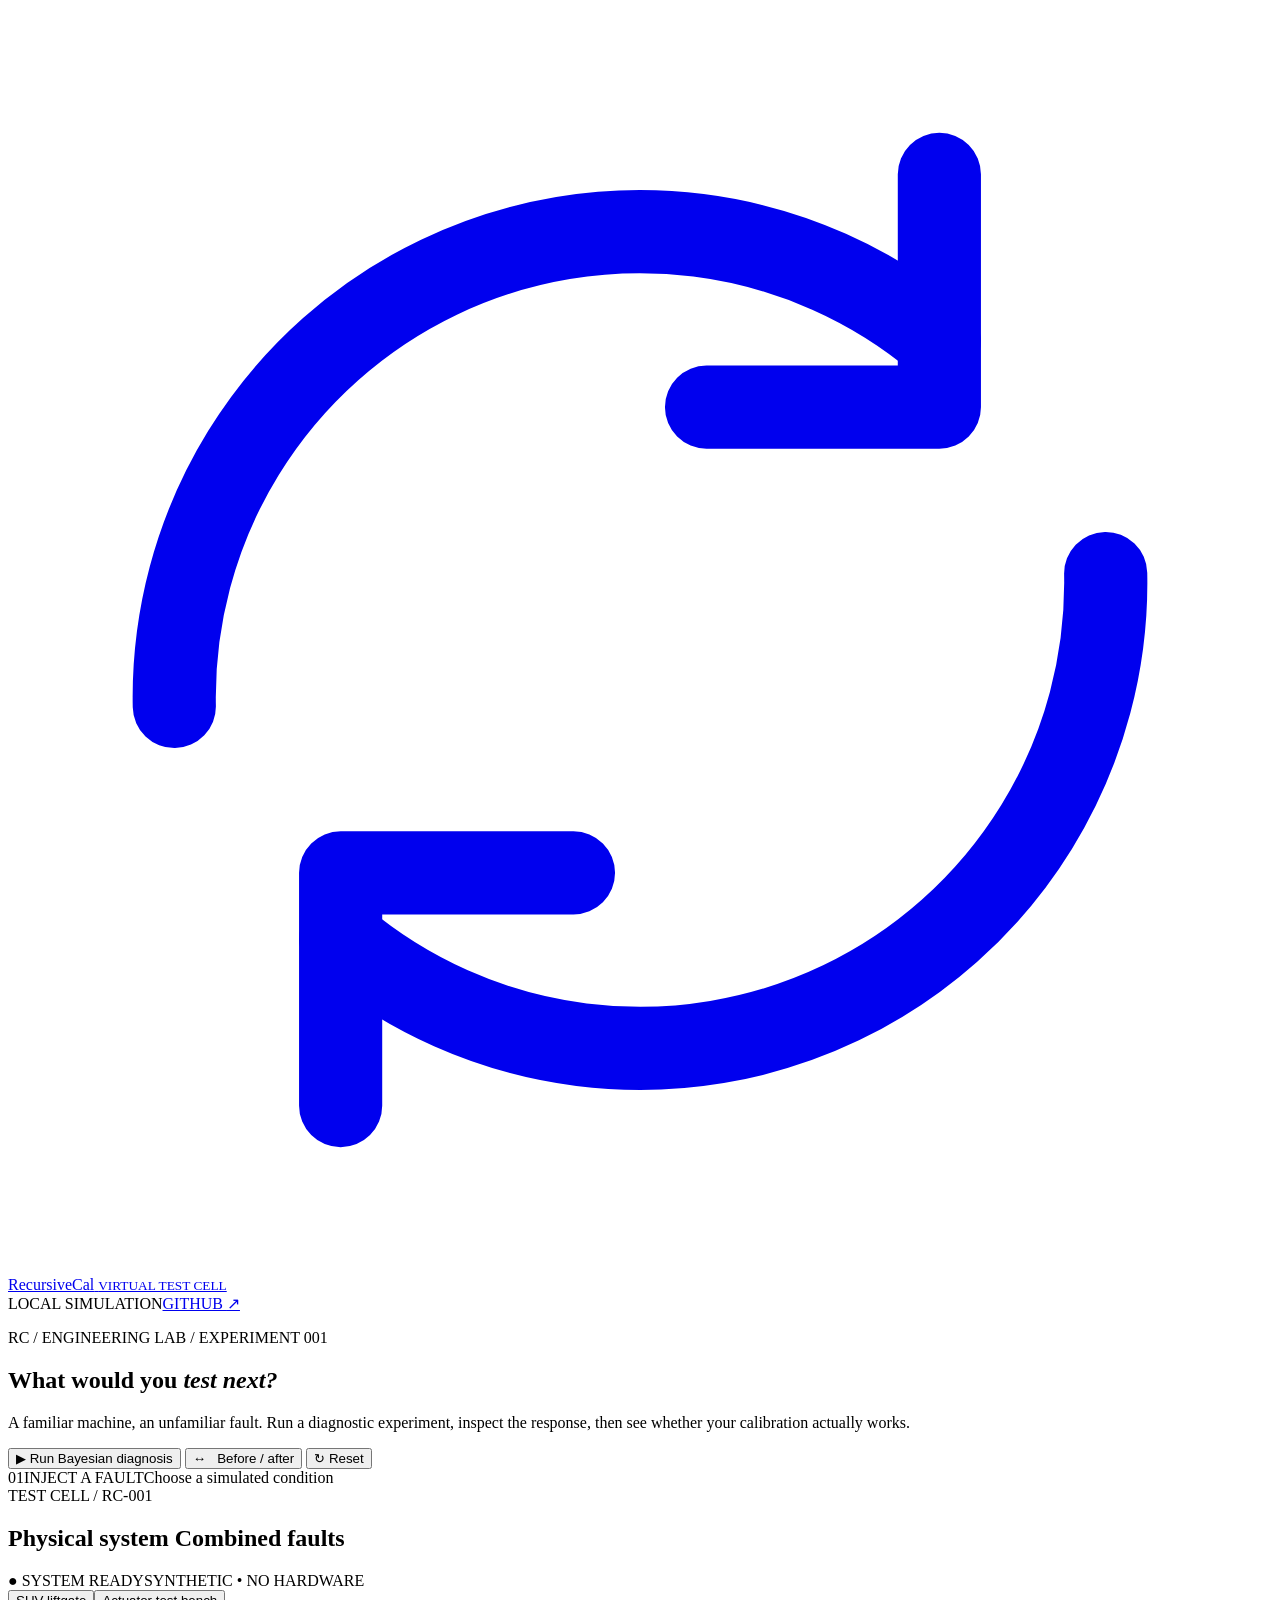
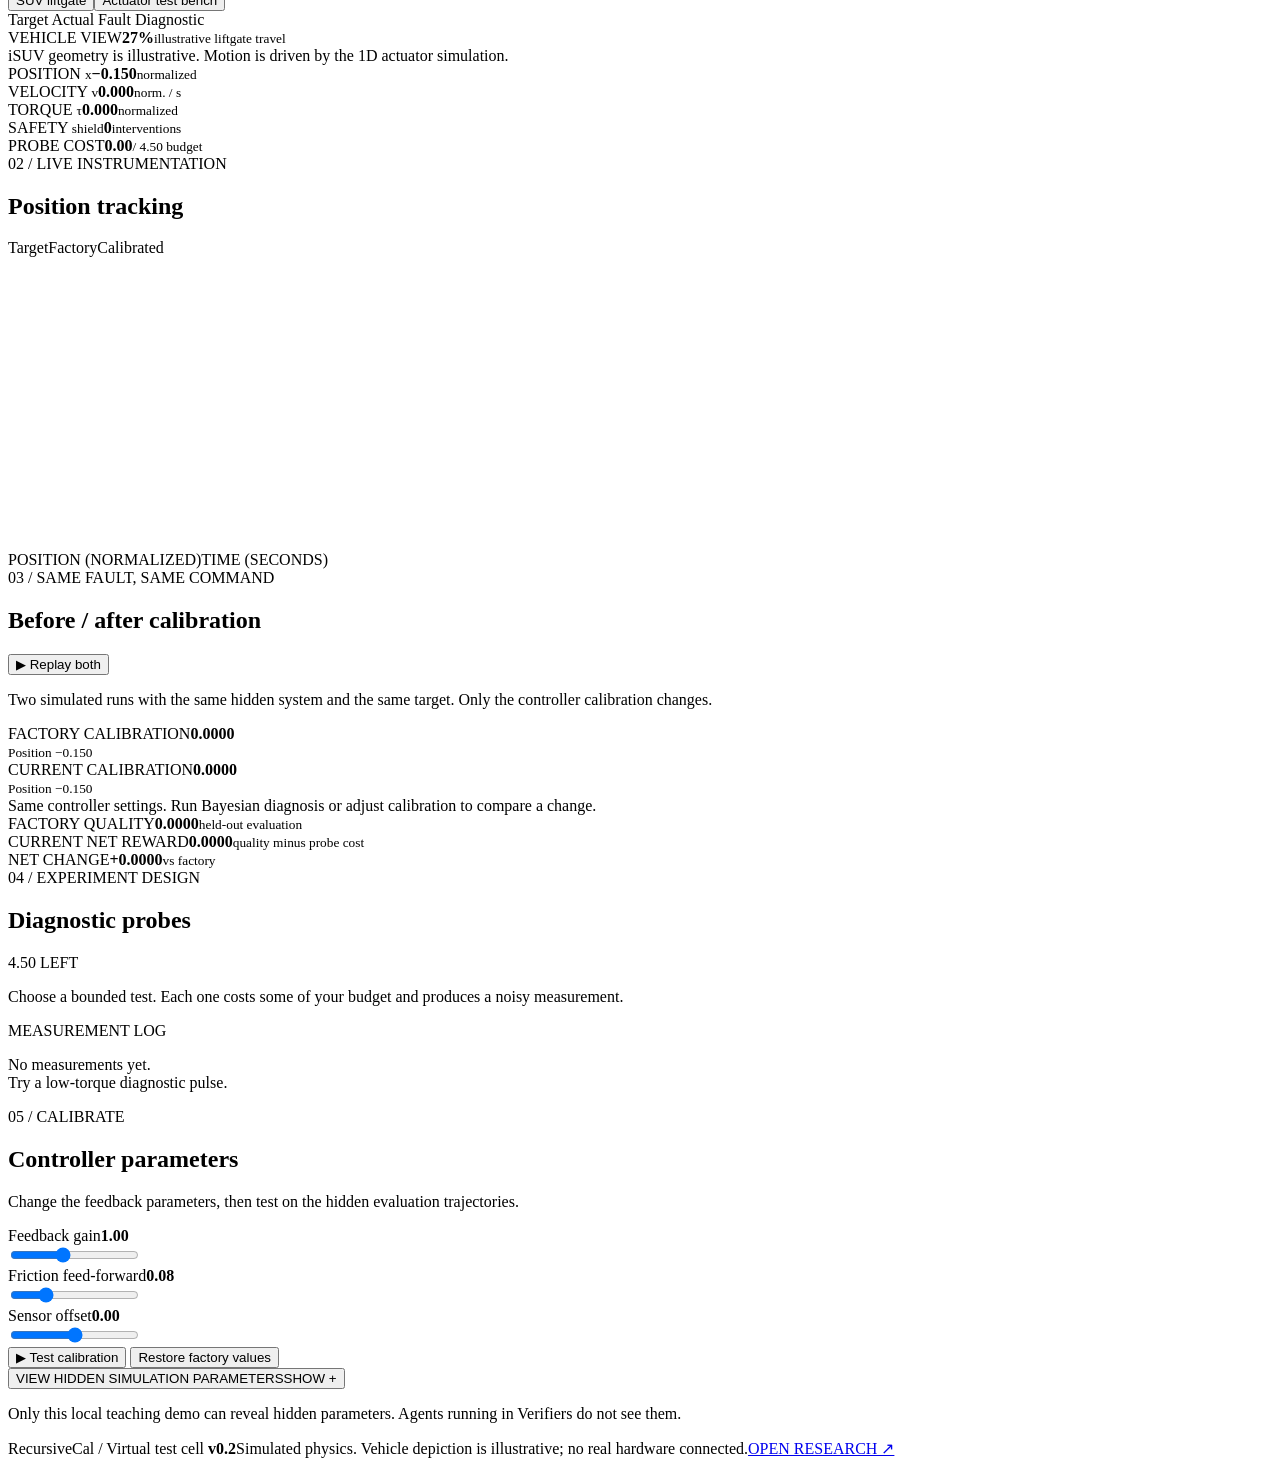
<file: visualization/template.html>
<!doctype html>
<html lang="en">
<head>
<meta charset="utf-8" />
<meta name="viewport" content="width=device-width, initial-scale=1" />
<meta name="theme-color" content="#0d1419" />
<title>RecursiveCal | Virtual Engineering Test Cell</title>
<meta name="description" content="Explore a synthetic actuator calibration experiment. Watch the mechanical response, run diagnostics and compare factory with calibrated control." />
<style>__CSS__</style>
</head>
<body>
<div class="app-shell">
  <header class="masthead">
    <a class="brand" href="https://github.com/Venkat-RJ/RecursiveCal" target="_blank" rel="noopener" aria-label="RecursiveCal on GitHub">
      <span class="brand-mark"><svg viewBox="0 0 38 38" fill="none" aria-hidden="true"><path d="M5 21a14 14 0 0 1 23-11" stroke="currentColor" stroke-width="2.5" stroke-linecap="round"/><path d="M28 5v7h-7" stroke="currentColor" stroke-width="2.5" stroke-linecap="round" stroke-linejoin="round"/><path d="M33 17a14 14 0 0 1-23 11" stroke="currentColor" stroke-width="2.5" stroke-linecap="round"/><path d="M10 33v-7h7" stroke="currentColor" stroke-width="2.5" stroke-linecap="round" stroke-linejoin="round"/></svg></span>
      <span>Recursive<span class="brand-second">Cal</span></span>
      <small>VIRTUAL TEST CELL</small>
    </a>
    <div class="masthead-right"><span class="system-online"><i></i> LOCAL SIMULATION</span><span class="head-rule"></span><a href="https://github.com/Venkat-RJ/RecursiveCal" target="_blank" rel="noopener">GITHUB <span aria-hidden="true">↗</span></a></div>
  </header>

  <section class="intro">
    <div>
      <p class="overline">RC / ENGINEERING LAB <span class="overline-sep">/</span> EXPERIMENT 001</p>
      <h1>What would you <em>test next?</em></h1>
      <p class="intro-copy">A familiar machine, an unfamiliar fault. Run a diagnostic experiment, inspect the response, then see whether your calibration actually works.</p>
    </div>
    <div class="intro-actions">
      <button class="button button-primary" id="btnAuto" type="button"><span class="play-icon" aria-hidden="true">▶</span> Run Bayesian diagnosis</button>
      <button class="button button-outline" id="btnCompare" type="button">↔ &nbsp; Before / after</button>
      <button class="button button-plain" id="btnReset" type="button">↻ Reset</button>
    </div>
  </section>

  <div class="scenario-section">
    <div class="row-head"><span class="index-label">01</span><span class="eyebrow">INJECT A FAULT</span><span class="small-muted">Choose a simulated condition</span></div>
    <div id="scenarios" class="scenario-list" role="group" aria-label="Simulated fault scenarios"></div>
  </div>

  <div class="work-grid">
    <main class="main-column">
      <section class="card physical-card">
        <div class="panel-header">
          <div><div class="panel-subtitle">TEST CELL / RC-001</div><h2>Physical system <span id="scenarioTitle">Combined faults</span></h2></div>
          <div class="right-status"><span id="simStatus" class="status-pill">● SYSTEM READY</span><span class="sim-label">SYNTHETIC • NO HARDWARE</span></div>
        </div>
        <div class="mode-bar">
          <div class="mode-toggle" role="group" aria-label="Simulation view"><button id="btnVehicle" class="mode-button active" aria-pressed="true" type="button">SUV liftgate</button><button id="btnBench" class="mode-button" aria-pressed="false" type="button">Actuator test bench</button></div>
          <div class="legend-inline"><span><i class="key-target"></i> Target</span><span><i class="key-actual"></i> Actual</span><span><i class="key-fault"></i> Fault</span><span><i class="key-probe"></i> Diagnostic</span></div>
        </div>
        <div class="simulated-world" id="systemStage">
          <div class="view-background"></div>
          <div id="vehicleView" class="view-panel"><div id="vehicle-main" class="vehicle-holder"></div><div class="scene-info"><span class="scene-kicker">VEHICLE VIEW</span><strong id="gateReadout">27%</strong><small>illustrative liftgate travel</small></div></div>
          <div id="benchView" class="view-panel" hidden><div class="bench-image">__BENCH__</div><div class="scene-info"><span class="scene-kicker">ACTUATOR X</span><strong id="benchPos">−0.150</strong><small>normalized position</small></div></div>
          <div class="scene-disclaimer"><span class="tiny-circle">i</span><span id="sceneNote">SUV geometry is illustrative. Motion is driven by the 1D actuator simulation.</span></div>
        </div>
        <div class="telemetry-ribbon" aria-label="Live simulator telemetry">
          <div><span>POSITION <small>x</small></span><strong id="valPos">−0.150</strong><small>normalized</small></div>
          <div><span>VELOCITY <small>v</small></span><strong id="valVel">0.000</strong><small>norm. / s</small></div>
          <div><span>TORQUE <small>τ</small></span><strong id="valTorque">0.000</strong><small>normalized</small></div>
          <div><span>SAFETY <small>shield</small></span><strong id="valInterventions">0</strong><small>interventions</small></div>
          <div><span>PROBE COST</span><strong id="valCost">0.00</strong><small>/ 4.50 budget</small></div>
        </div>
      </section>

      <section class="card chart-card">
        <div class="panel-header compact">
          <div><div class="panel-subtitle">02 / LIVE INSTRUMENTATION</div><h2 id="plotTitle">Position tracking</h2></div>
          <div class="chart-legend"><span><i class="key-target"></i>Target</span><span><i class="key-factory"></i>Factory</span><span><i class="key-actual"></i>Calibrated</span></div>
        </div>
        <div class="chart-container"><canvas id="plot" aria-label="Simulated actuator tracking response over time" width="1100" height="290"></canvas></div>
        <div class="plot-foot"><span>POSITION (NORMALIZED)</span><span>TIME (SECONDS)</span></div>
      </section>

      <section id="comparison" class="card comparison-card" aria-labelledby="comparisonTitle">
        <div class="panel-header compact">
          <div><div class="panel-subtitle">03 / SAME FAULT, SAME COMMAND</div><h2 id="comparisonTitle">Before / after calibration</h2></div>
          <button id="btnReplayCompare" class="button button-small" type="button">▶ Replay both</button>
        </div>
        <p class="comparison-explainer">Two simulated runs with the same hidden system and the same target. Only the controller calibration changes.</p>
        <div class="comparison-grid">
          <div class="comparison-cell"><div class="compare-head"><span><i class="key-factory"></i> FACTORY CALIBRATION</span><strong id="factoryQualityMini">0.0000</strong></div><div class="mini-vehicle" id="vehicle-before"></div><div class="mini-progress"><div id="beforeProgress"></div></div><small id="beforePosition">Position −0.150</small></div>
          <div class="comparison-cell"><div class="compare-head"><span><i class="key-actual"></i> CURRENT CALIBRATION</span><strong id="currentQualityMini">0.0000</strong></div><div class="mini-vehicle" id="vehicle-after"></div><div class="mini-progress"><div id="afterProgress"></div></div><small id="afterPosition">Position −0.150</small></div>
        </div>
        <div class="compare-outcome" id="compareOutcome">Same controller settings. Run Bayesian diagnosis or adjust calibration to compare a change.</div>
      </section>
      <div class="score-strip">
        <div><span>FACTORY QUALITY</span><strong id="factoryScore">0.0000</strong><small>held-out evaluation</small></div>
        <div class="score-accent"><span>CURRENT NET REWARD</span><strong id="currentScore">0.0000</strong><small>quality minus probe cost</small></div>
        <div><span>NET CHANGE</span><strong id="scoreDelta">+0.0000</strong><small id="scoreCaption">vs factory</small></div>
      </div>
    </main>

    <aside class="sidebar">
      <section class="card controls-card">
        <div class="panel-subtitle">04 / EXPERIMENT DESIGN</div>
        <div class="heading-between"><h2>Diagnostic probes</h2><span id="budgetChip" class="budget-chip">4.50 LEFT</span></div>
        <p class="section-copy">Choose a bounded test. Each one costs some of your budget and produces a noisy measurement.</p>
        <div id="probeButtons" class="probes"></div>
        <div class="observation-section"><div class="section-minor"><span class="purple-dot"></span> MEASUREMENT LOG</div><div id="log" class="observation-log"><p class="no-measurement">No measurements yet.<br />Try a low-torque diagnostic pulse.</p></div></div>
      </section>
      <section class="card tuning-card">
        <div class="panel-subtitle">05 / CALIBRATE</div><h2>Controller parameters</h2>
        <p class="section-copy">Change the feedback parameters, then test on the hidden evaluation trajectories.</p>
        <div class="control-item"><div><label for="gain">Feedback gain</label><strong id="gainValue">1.00</strong></div><input id="gain" type="range" min="0" max="5" step="1" value="2" /></div>
        <div class="control-item"><div><label for="ff">Friction feed-forward</label><strong id="ffValue">0.08</strong></div><input id="ff" type="range" min="0" max="4" step="1" value="1" /></div>
        <div class="control-item"><div><label for="bias">Sensor offset</label><strong id="biasValue">0.00</strong></div><input id="bias" type="range" min="0" max="4" step="1" value="2" /></div>
        <button id="btnTest" class="button button-teal full-width" type="button">▶ Test calibration</button>
        <button id="btnFactory" class="button button-quiet full-width" type="button">Restore factory values</button>
      </section>
      <section class="card transparency-card"><button id="btnReveal" class="transparency-button" type="button"><span>VIEW HIDDEN SIMULATION PARAMETERS</span><span id="revealMark">SHOW +</span></button><div id="hiddenDetails" class="hidden-details" hidden></div><p>Only this local teaching demo can reveal hidden parameters. Agents running in Verifiers do not see them.</p></section>
    </aside>
  </div>
  <footer><span>RecursiveCal / Virtual test cell <b>v0.2</b></span><span>Simulated physics. Vehicle depiction is illustrative; no real hardware connected.</span><a href="https://github.com/Venkat-RJ/RecursiveCal" target="_blank" rel="noopener">OPEN RESEARCH ↗</a></footer>
</div>
<script type="application/json" id="scenarioData">__SCENARIOS__</script>
<script>__ENGINE__</script>
<script>__APP__</script>
</body>
</html>
</file>
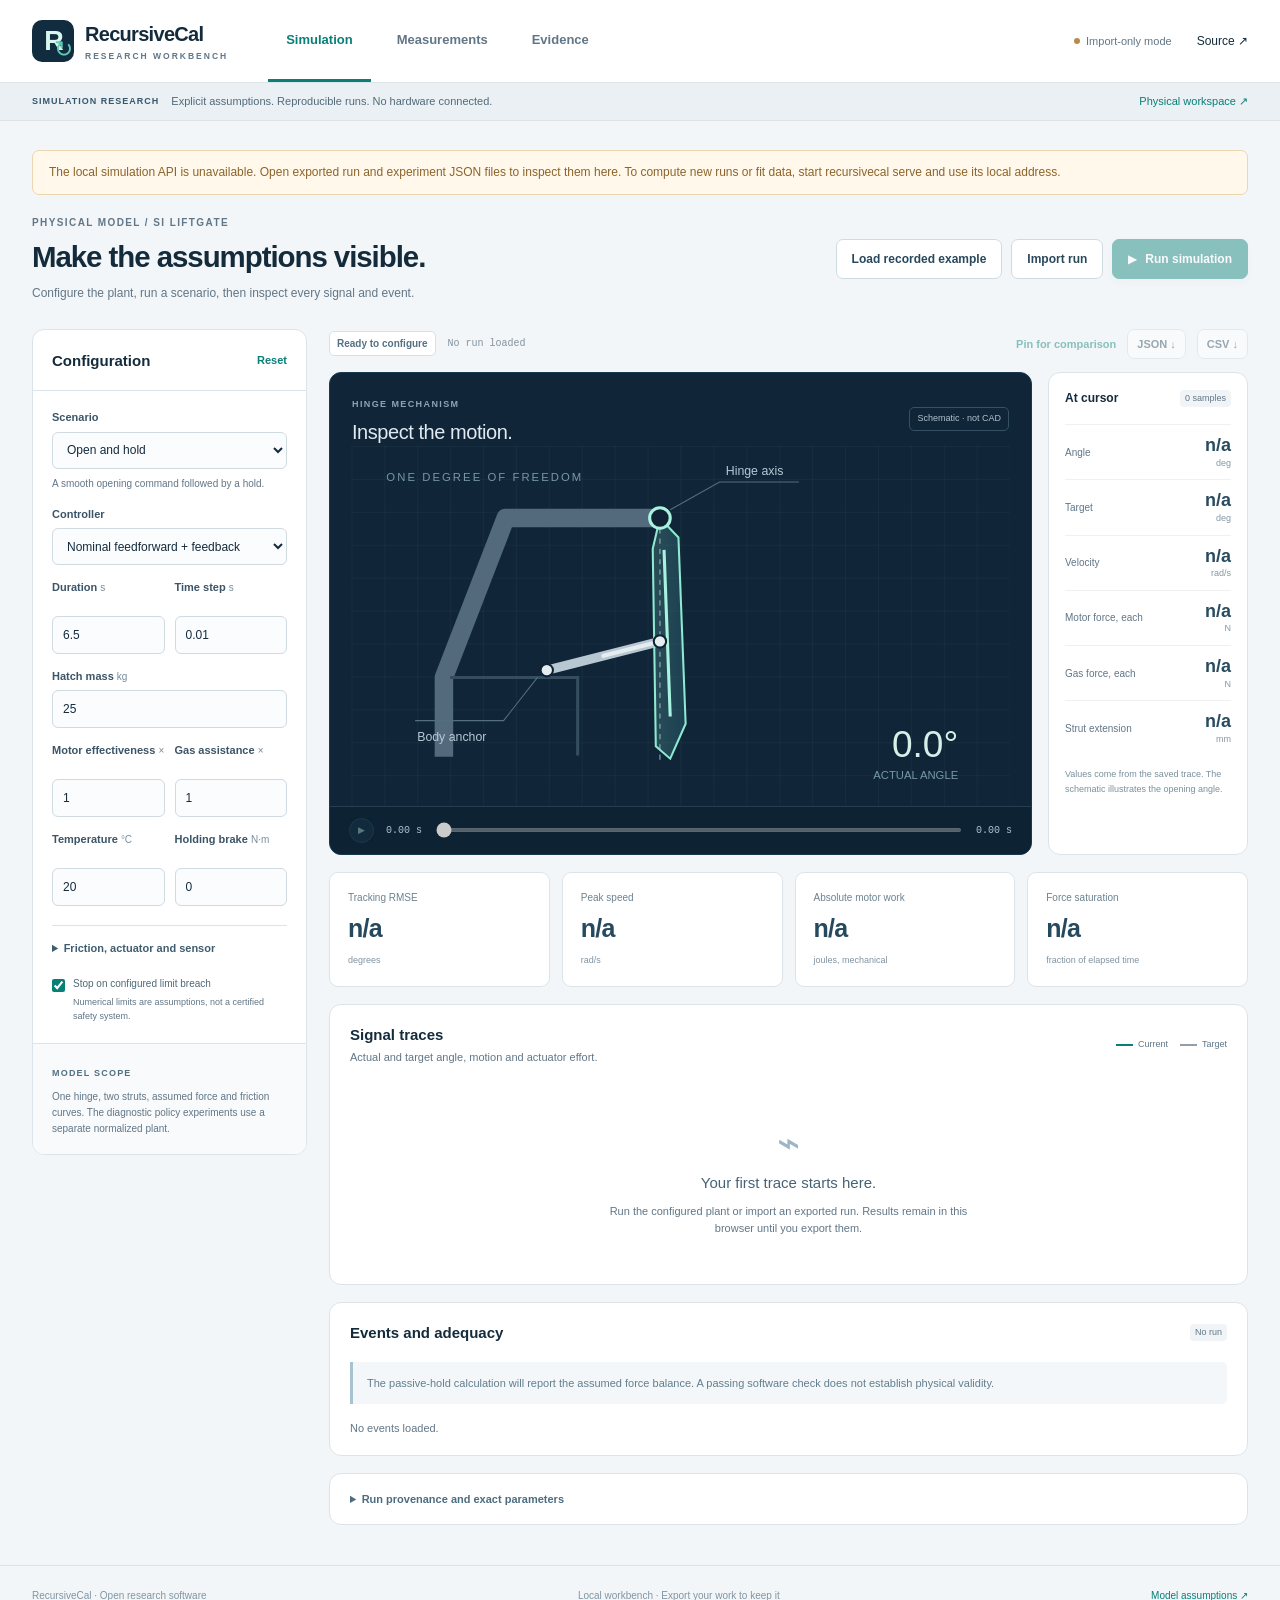
<file: recursivecal_lab/web/data.html>
<!doctype html>
<html lang="en">
<head>
  <meta charset="utf-8">
  <meta name="viewport" content="width=device-width,initial-scale=1">
  <meta name="theme-color" content="#102233">
  <meta name="description" content="RecursiveCal research workbench. Run an SI liftgate simulation, compare measurement data, and inspect reproducible diagnostic experiments.">
  <title>RecursiveCal | Research Workbench</title>
  <link rel="stylesheet" href="style.css">
  <link rel="icon" href="icon.svg" type="image/svg+xml">
  <script src="reference-data.js" defer></script>
  <script src="app.js" defer></script>
</head>
<body>
<a class="skip-link" href="#main">Skip to workbench</a>
<header class="app-header">
  <a class="brand" href="#simulation" aria-label="RecursiveCal workbench home"><span class="brand-mark" aria-hidden="true">R<span>↻</span></span><span>RecursiveCal<small>RESEARCH WORKBENCH</small></span></a>
  <nav aria-label="Workspace" class="nav-tabs">
    <button type="button" class="nav-button active" data-view="simulation" aria-current="page">Simulation</button>
    <button type="button" class="nav-button" data-view="measurements">Measurements</button>
    <button type="button" class="nav-button" data-view="evidence">Evidence</button>
  </nav>
  <div class="header-meta"><span id="serviceStatus" class="service-state"><i aria-hidden="true"></i>Connecting</span><a href="https://github.com/Venkat-RJ/RecursiveCal" target="_blank" rel="noopener noreferrer" class="source-link">Source ↗</a></div>
</header>
<div class="scope-line"><span class="scope-tag">SIMULATION RESEARCH</span><span>Explicit assumptions. Reproducible runs. No hardware connected.</span><a href="index.html">Physical workspace ↗</a></div>
<main id="main" tabindex="-1">
  <div id="globalMessage" class="message" role="status" aria-live="polite" hidden></div>
  <section id="view-simulation" class="workspace-view">
    <div class="page-heading"><div><span class="eyebrow">PHYSICAL MODEL / SI LIFTGATE</span><h1>Make the assumptions visible.</h1><p>Configure the plant, run a scenario, then inspect every signal and event.</p></div><div class="page-actions"><button type="button" class="button secondary" id="loadReferenceRun" disabled>Load recorded example</button><label class="button secondary file-button">Import run<input id="importRun" type="file" accept=".json,application/json"><span class="sr-only">Import simulation JSON</span></label><button type="button" class="button primary" id="runButton" disabled><span aria-hidden="true">▶</span> Run simulation</button></div></div>
    <div class="work-grid">
      <aside class="setup-panel panel" aria-label="Simulation configuration">
        <div class="panel-head"><h2>Configuration</h2><button type="button" class="text-button" id="resetConfig">Reset</button></div>
        <form id="simulationForm">
          <div class="field"><label for="scenario">Scenario</label><select id="scenario" name="scenario"><option value="open">Open and hold</option><option value="close">Close</option><option value="passive_hold">Passive hold</option><option value="power_loss">Power loss during opening</option></select><p id="scenarioDescription" class="field-note">A smooth opening command followed by a hold.</p></div>
          <div class="field"><label for="controller">Controller</label><select id="controller"><option value="nominal">Nominal feedforward + feedback</option><option value="disabled">Motor disabled</option></select></div>
          <div class="form-pair"><div class="field"><label for="duration">Duration <span>s</span></label><input type="number" id="duration" value="6.5" min="0.1" max="60" step="0.1" required></div><div class="field"><label for="timestep">Time step <span>s</span></label><input type="number" id="timestep" value="0.01" min="0.0001" max="0.05" step="0.0001" required></div></div>
          <div class="field"><label for="mass">Hatch mass <span>kg</span></label><input type="number" id="mass" data-param="mass_kg" value="25" min="1" max="100" step="0.1" required></div>
          <div class="form-pair"><div class="field"><label for="motorEfficiency">Motor effectiveness <span>×</span></label><input type="number" id="motorEfficiency" data-param="motor_efficiency" value="1" min="0" max="1.5" step="0.05" required></div><div class="field"><label for="gasScale">Gas assistance <span>×</span></label><input type="number" id="gasScale" data-param="gas_scale" value="1" min="0" max="3" step="0.05" required></div></div>
          <div class="form-pair"><div class="field"><label for="temperature">Temperature <span>°C</span></label><input type="number" id="temperature" data-param="temperature_C" value="20" min="-40" max="85" step="1" required></div><div class="field"><label for="brake">Holding brake <span>N·m</span></label><input type="number" id="brake" data-param="holding_brake_Nm" value="0" min="0" max="250" step="1" required></div></div>
          <details class="advanced"><summary>Friction, actuator and sensor</summary><div class="advanced-fields">
            <div class="field"><label for="inertia">Inertia <span>kg·m²</span></label><input type="number" id="inertia" data-param="inertia_kg_m2" value="12" min="0.1" max="100" step="0.1" required></div>
            <div class="form-pair"><div class="field"><label for="coulomb">Coulomb friction <span>N·m</span></label><input type="number" id="coulomb" data-param="friction_coulomb_Nm" value="6" min="0" max="100" step="0.5" required></div><div class="field"><label for="staticFriction">Static friction <span>N·m</span></label><input type="number" id="staticFriction" data-param="friction_static_Nm" value="8" min="0" max="100" step="0.5" required></div></div>
            <div class="field"><label for="viscous">Viscous friction <span>N·m·s/rad</span></label><input type="number" id="viscous" data-param="friction_viscous_Nm_s" value="5" min="0" max="100" step="0.5" required></div>
            <div class="form-pair"><div class="field"><label for="forceLimit">Force limit, each <span>N</span></label><input type="number" id="forceLimit" data-param="motor_force_max_N_each" value="330" min="1" max="2000" step="1" required></div><div class="field"><label for="actuatorLag">Actuator lag <span>s</span></label><input type="number" id="actuatorLag" data-param="actuator_time_constant_s" value="0.06" min="0.001" max="2" step="0.001" required></div></div>
            <div class="form-pair"><div class="field"><label for="sensorBias">Sensor bias <span>rad</span></label><input type="number" id="sensorBias" data-param="sensor_bias_rad" value="0" min="-0.5" max="0.5" step="0.01" required></div><div class="field"><label for="sensorNoise">Sensor noise σ <span>rad</span></label><input type="number" id="sensorNoise" data-param="sensor_noise_std_rad" value="0" min="0" max="0.1" step="0.001" required></div></div>
            <div class="form-pair"><div class="field"><label for="openingDuration">Opening profile <span>s</span></label><input type="number" id="openingDuration" data-param="opening_duration_s" value="4.8" min="0.1" max="60" step="0.1" required></div><div class="field"><label for="powerLossTime">Power loss at <span>s</span></label><input type="number" id="powerLossTime" data-param="power_loss_time_s" value="4.8" min="0" max="60" step="0.1" required></div></div>
            <div class="form-pair"><div class="field"><label for="speedLimit">Speed limit <span>rad/s</span></label><input type="number" id="speedLimit" data-param="speed_limit_rad_s" value="1.15" min="0.05" max="10" step="0.05" required></div><div class="field"><label for="seed">Noise seed</label><input type="number" id="seed" value="0" min="0" max="2147483647" step="1" required></div></div>
            <div class="form-pair"><div class="field"><label for="initialAngle">Initial angle <span>rad</span></label><input type="number" id="initialAngle" min="0" max="3.14159" step="any" placeholder="Scenario default"></div><div class="field"><label for="initialVelocity">Initial velocity <span>rad/s</span></label><input type="number" id="initialVelocity" value="0" min="-10" max="10" step="any" required></div></div>
          </div></details>
          <label class="check-field"><input id="abortOnLimit" type="checkbox" checked><span>Stop on configured limit breach<small>Numerical limits are assumptions, not a certified safety system.</small></span></label>
        </form>
        <div class="setup-note"><span class="note-label">MODEL SCOPE</span><p>One hinge, two struts, assumed force and friction curves. The diagnostic policy experiments use a separate normalized plant.</p></div>
      </aside>
      <div class="run-area">
        <div class="run-heading"><div><span id="runStatus" class="run-state">Ready to configure</span><span class="mono" id="runIdentity">No run loaded</span></div><div class="run-tools"><button class="text-button" id="pinRun" type="button" disabled>Pin for comparison</button><button class="text-button" id="clearComparison" type="button" hidden>Clear comparison</button><button class="button small" id="exportRun" type="button" disabled>JSON ↓</button><button class="button small" id="exportTrace" type="button" disabled>CSV ↓</button></div></div>
        <div class="stage-layout">
          <section class="mechanism-panel" aria-labelledby="mechanismTitle">
            <div class="stage-header"><div><span class="eyebrow">HINGE MECHANISM</span><h2 id="mechanismTitle">Inspect the motion.</h2></div><span class="stage-tag">Schematic · not CAD</span></div>
            <svg class="mechanism" id="mechanism" viewBox="0 0 640 350" role="img" aria-label="Liftgate hinge schematic. Run a simulation to inspect opening angle.">
              <defs><pattern id="grid" width="32" height="32" patternUnits="userSpaceOnUse"><path d="M32 0H0V32" fill="none" stroke="#294151" stroke-width="0.5"/></pattern><linearGradient id="hatchGrad" x1="0" x2="1"><stop stop-color="#8ee9d0"/><stop offset="1" stop-color="#48a8ba"/></linearGradient></defs>
              <rect width="640" height="350" fill="url(#grid)"/>
              <path d="M90 302V225L150 70H296" fill="none" stroke="#526a7b" stroke-width="18" stroke-linejoin="round"/><path d="M96 225H220V301" fill="none" stroke="#344d60" stroke-width="3"/>
              <path d="M300 70V310" fill="none" stroke="#6b8393" stroke-width="1.5" stroke-dasharray="5 5"/>
              <path id="angleArc" d="M300 112A42 42 0 0 0 300 112" fill="none" stroke="#f5c478" stroke-width="2"/>
              <line id="strutLine" x1="190" y1="218" x2="300" y2="190" stroke="#b8c8d2" stroke-width="9" stroke-linecap="round"/>
              <line id="strutRod" x1="245" y1="204" x2="300" y2="190" stroke="#e5edf1" stroke-width="4" stroke-linecap="round"/>
              <g id="hatchGroup" transform="rotate(0 300 70)"><path d="M300 70L318 89L325 270L310 304L296 292L293 100Z" fill="url(#hatchGrad)" fill-opacity="0.20" stroke="#8ee9d0" stroke-width="2"/><path d="M304 101L310 263" stroke="#a9f2df" stroke-width="3"/><circle cx="300" cy="190" r="6" fill="#e5edf1" stroke="#102233" stroke-width="2"/></g>
              <circle cx="300" cy="70" r="10" fill="#102233" stroke="#a9f2df" stroke-width="3"/><circle cx="190" cy="218" r="6" fill="#e5edf1" stroke="#102233" stroke-width="2"/>
              <path d="M310 62L358 35H435" stroke="#536e7f" fill="none"/><text x="364" y="28" fill="#b5c9d6" font-size="12">Hinge axis</text>
              <path d="M181 225L148 267H62" stroke="#536e7f" fill="none"/><text x="64" y="287" fill="#b5c9d6" font-size="12">Body anchor</text>
              <text x="34" y="34" fill="#7896a8" font-size="11" letter-spacing="2">ONE DEGREE OF FREEDOM</text>
              <text id="schematicAngle" x="590" y="302" fill="#d8eee8" font-size="36" text-anchor="end">0.0°</text><text x="590" y="324" fill="#7896a8" font-size="11" text-anchor="end">ACTUAL ANGLE</text>
            </svg>
            <div class="playback"><button id="playbackButton" class="playback-button" type="button" aria-label="Play trace" disabled>▶</button><span id="timeReadout" class="mono">0.00 s</span><input type="range" id="scrubber" min="0" max="1" step="1" value="0" aria-label="Trace sample" disabled><span class="mono" id="durationReadout">0.00 s</span></div>
          </section>
          <aside class="inspector panel" aria-label="Signal inspector"><div class="panel-head"><h2>At cursor</h2><span id="sampleCount" class="tiny-tag">0 samples</span></div><dl class="signal-list"><div><dt>Angle</dt><dd id="angleValue">n/a<small>deg</small></dd></div><div><dt>Target</dt><dd id="targetValue">n/a<small>deg</small></dd></div><div><dt>Velocity</dt><dd id="velocityValue">n/a<small>rad/s</small></dd></div><div><dt>Motor force, each</dt><dd id="forceValue">n/a<small>N</small></dd></div><div><dt>Gas force, each</dt><dd id="gasValue">n/a<small>N</small></dd></div><div><dt>Strut extension</dt><dd id="strokeValue">n/a<small>mm</small></dd></div></dl><p class="inspector-note">Values come from the saved trace. The schematic illustrates the opening angle.</p></aside>
        </div>
        <div class="metrics" id="metrics"><article><span>Tracking RMSE</span><strong id="metricRmse">n/a</strong><small>degrees</small></article><article><span>Peak speed</span><strong id="metricSpeed">n/a</strong><small>rad/s</small></article><article><span>Absolute motor work</span><strong id="metricWork">n/a</strong><small>joules, mechanical</small></article><article><span>Force saturation</span><strong id="metricSaturation">n/a</strong><small>fraction of elapsed time</small></article></div>
        <section class="panel plots-panel"><div class="panel-head"><div><h2>Signal traces</h2><p>Actual and target angle, motion and actuator effort.</p></div><div class="legend"><span><i class="line-key actual"></i>Current</span><span><i class="line-key target"></i>Target</span><span id="compareLegend" hidden><i class="line-key comparison"></i>Pinned</span></div></div><div id="emptyPlots" class="empty-state"><span class="empty-glyph" aria-hidden="true">⌁</span><h3>Your first trace starts here.</h3><p>Run the configured plant or import an exported run. Results remain in this browser until you export them.</p></div><div id="plotGrid" class="plot-grid" hidden><figure><figcaption>Opening angle <span>deg</span></figcaption><svg id="anglePlot" viewBox="0 0 580 180" role="img" aria-label="Opening angle over time"></svg></figure><figure><figcaption>Angular velocity <span>rad/s</span></figcaption><svg id="velocityPlot" viewBox="0 0 580 180" role="img" aria-label="Angular velocity over time"></svg></figure><figure><figcaption>Motor force, each actuator <span>N</span></figcaption><svg id="forcePlot" viewBox="0 0 580 180" role="img" aria-label="Motor force over time"></svg></figure><figure><figcaption>Torque at hinge <span>N·m</span></figcaption><svg id="torquePlot" viewBox="0 0 580 180" role="img" aria-label="Motor torque over time"></svg></figure></div></section>
        <section class="panel event-panel"><div class="panel-head"><h2>Events and adequacy</h2><span class="tiny-tag" id="eventCount">No run</span></div><p id="holdSummary" class="hold-summary">The passive-hold calculation will report the assumed force balance. A passing software check does not establish physical validity.</p><div id="events" class="event-list"><p class="muted">No events loaded.</p></div></section>
        <details class="panel provenance-panel"><summary>Run provenance and exact parameters</summary><pre id="runProvenance">Run a simulation or import a saved run.</pre></details>
      </div>
    </div>
  </section>
  <section id="view-measurements" class="workspace-view" hidden>
    <div class="page-heading"><div><span class="eyebrow">MEASUREMENT INGESTION</span><h1>Bring the model to the data.</h1><p>Fit a force curve on a declared split, or compare a measured angle trace with a simulation.</p></div><span class="subtle-chip">CSV + provenance</span></div>
    <div class="measurement-grid">
      <section class="panel data-card"><div class="panel-head"><div><span class="eyebrow">01 / FORCE CURVE</span><h2>Fit strut measurements</h2></div></div><p>Supply strut length and force per strut. The CSV must contain separate <code>train</code> and <code>validation</code> rows. The fit is a force curve, not identification of the whole liftgate.</p><div class="data-actions"><label class="button file-button">Load force CSV<input type="file" id="forceFile" accept=".csv,text/csv"><span class="sr-only">Load force measurement CSV</span></label><button type="button" class="text-button" id="forceExample">Use synthetic example</button></div><label for="forceCsv" class="field-label">Force data</label><textarea id="forceCsv" rows="8" spellcheck="false" placeholder="length_m,force_N_each,split&#10;0.45,210,train&#10;0.58,180,validation"></textarea><div class="form-pair"><div class="field"><label for="forceKind">Data origin</label><select id="forceKind"><option value="measured">Measured</option><option value="synthetic">Synthetic</option></select></div><div class="field"><label for="forceSource">Source / acquisition ID</label><input id="forceSource" type="text" maxlength="500" placeholder="Bench run or dataset reference" required></div></div><p class="field-note">Declared units: length in metres, force in newtons per strut. Declaring “measured” records your statement; it is not independently verified.</p><button type="button" class="button primary" id="fitButton" disabled>Fit and validate curve</button><div id="forceMessage" class="inline-message" role="status" hidden></div><div id="forceResults" class="data-results" hidden><h3>Fit result</h3><div id="forceMetrics"></div><div class="fit-actions"><button type="button" class="button" id="applyFit" disabled>Apply this curve to configuration</button><button type="button" class="text-button" id="exportFit">Download fit JSON ↓</button></div><p id="fitApplicationNote" class="field-note"></p><details><summary>Full fit and provenance</summary><pre id="forceJson"></pre></details></div></section>
      <section class="panel data-card"><div class="panel-head"><div><span class="eyebrow">02 / TRAJECTORY COMPARISON</span><h2>Compare a measured run</h2></div></div><p>Compare time and angle samples against the current simulation. Every measurement timestamp must fall within its time range. Comparison is observational and does not retune the model.</p><div class="data-actions"><label class="button file-button">Load trajectory CSV<input type="file" id="replayFile" accept=".csv,text/csv"><span class="sr-only">Load trajectory CSV</span></label><span id="replayRunLabel" class="muted">Run a simulation first</span></div><label for="replayCsv" class="field-label">Trajectory data</label><textarea id="replayCsv" rows="8" spellcheck="false" placeholder="time_s,angle_rad&#10;0.0,0.0&#10;0.1,0.003"></textarea><div class="form-pair"><div class="field"><label for="replayKind">Data origin</label><select id="replayKind"><option value="measured">Measured</option><option value="synthetic">Synthetic</option></select></div><div class="field"><label for="replaySource">Source / acquisition ID</label><input id="replaySource" type="text" maxlength="500" placeholder="Bench run or dataset reference" required></div></div><p class="field-note">Declared units: seconds and radians. Optional velocity must be in rad/s. Use an independent measured trace before making physical accuracy claims.</p><button type="button" class="button primary" id="replayButton" disabled>Compare with current run</button><div id="replayMessage" class="inline-message" role="status" hidden></div><div id="replayResults" class="data-results" hidden><h3>Comparison result</h3><div id="replayMetrics"></div><button type="button" class="text-button" id="exportReplay">Download comparison JSON ↓</button><details><summary>Full comparison and provenance</summary><pre id="replayJson"></pre></details></div></section>
    </div>
    <section class="measurement-note panel"><span class="note-label">HOW TO USE THE RESULT</span><p>Keep the original files, sensor units, source ID and acquisition conditions with every dataset. A good fit on synthetic samples only shows that the fitting pipeline works. It does not establish that the assumed model represents a real vehicle.</p></section>
  </section>
  <section id="view-evidence" class="workspace-view" hidden>
    <div class="page-heading"><div><span class="eyebrow">REPRODUCIBLE RESEARCH</span><h1>Keep the evidence attached.</h1><p>Inspect the saved summary from an experiment, including its scope, policies, cohorts and paired comparisons.</p></div><div class="page-actions"><button type="button" class="button secondary" id="loadReferenceEvidence" disabled>Load recorded benchmark</button><label class="button primary file-button">Import experiment JSON<input id="importEvidence" type="file" accept=".json,application/json"><span class="sr-only">Import experiment summary JSON</span></label></div></div>
    <div class="evidence-intro panel"><div><span class="note-label">SEPARATE EXPERIMENT</span><h2>Adaptive diagnostic decisions</h2><p>These experiments use the frozen normalized actuator model. Their learned policies do not control the SI liftgate shown in Simulation. Run the experiment command shown by the CLI, then load its <code>summary.json</code> here.</p></div><div class="evidence-scope"><span>Simulation evidence</span><strong>≠</strong><span>Hardware validation</span></div></div>
    <div id="evidenceEmpty" class="panel empty-state"><span class="empty-glyph" aria-hidden="true">▤</span><h3>No experiment imported.</h3><p>Import the summary produced by a completed experiment. The workbench will show the recorded values without inventing an outcome.</p></div>
    <div id="evidenceContent" hidden><section class="panel evidence-meta"><div class="panel-head"><h2 id="evidenceTitle">Experiment summary</h2><button type="button" class="text-button" id="exportEvidence">Download JSON ↓</button></div><dl id="evidenceMetadata" class="metadata-grid"></dl><p id="evidenceScope" class="evidence-warning"></p></section><div id="evidenceTables"></div><details class="panel provenance-panel"><summary>Complete imported evidence</summary><pre id="evidenceJson"></pre></details></div>
  </section>
</main>
<footer><span>RecursiveCal · Open research software</span><span>Local workbench · Export your work to keep it</span><a href="https://github.com/Venkat-RJ/RecursiveCal/blob/main/docs/PHYSICAL_MODEL.md" target="_blank" rel="noopener noreferrer">Model assumptions ↗</a></footer>
</body>
</html>
</file>
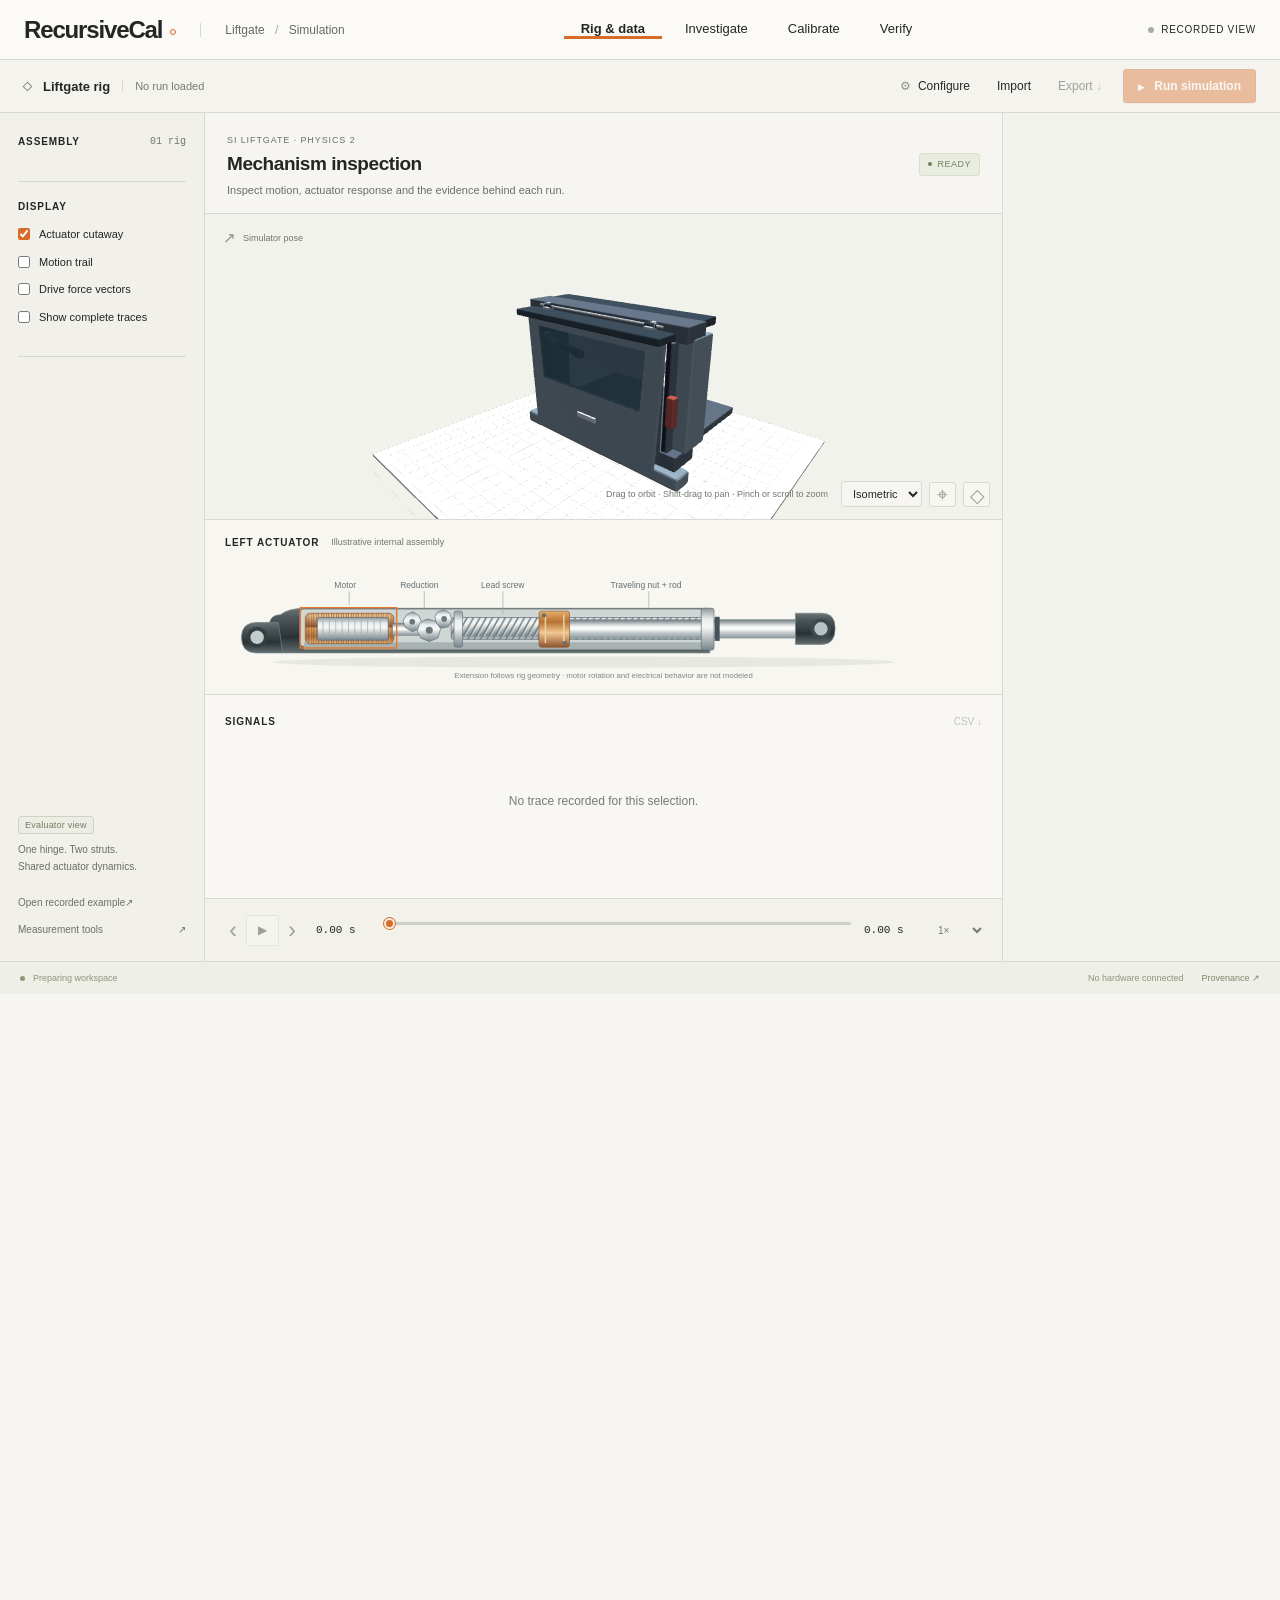
<file: recursivecal_lab/web/inquiry.html>
<!doctype html>
<html lang="en"><head><meta charset="utf-8"><meta name="viewport" content="width=device-width,initial-scale=1"><meta http-equiv="refresh" content="0;url=./index.html#investigate"><title>RecursiveCal · Investigation</title><link rel="stylesheet" href="workspace.css"></head><body><main class="redirect"><h1>RecursiveCal</h1><p><a href="./index.html#investigate">Open the investigation workspace →</a></p></main></body></html>
</file>
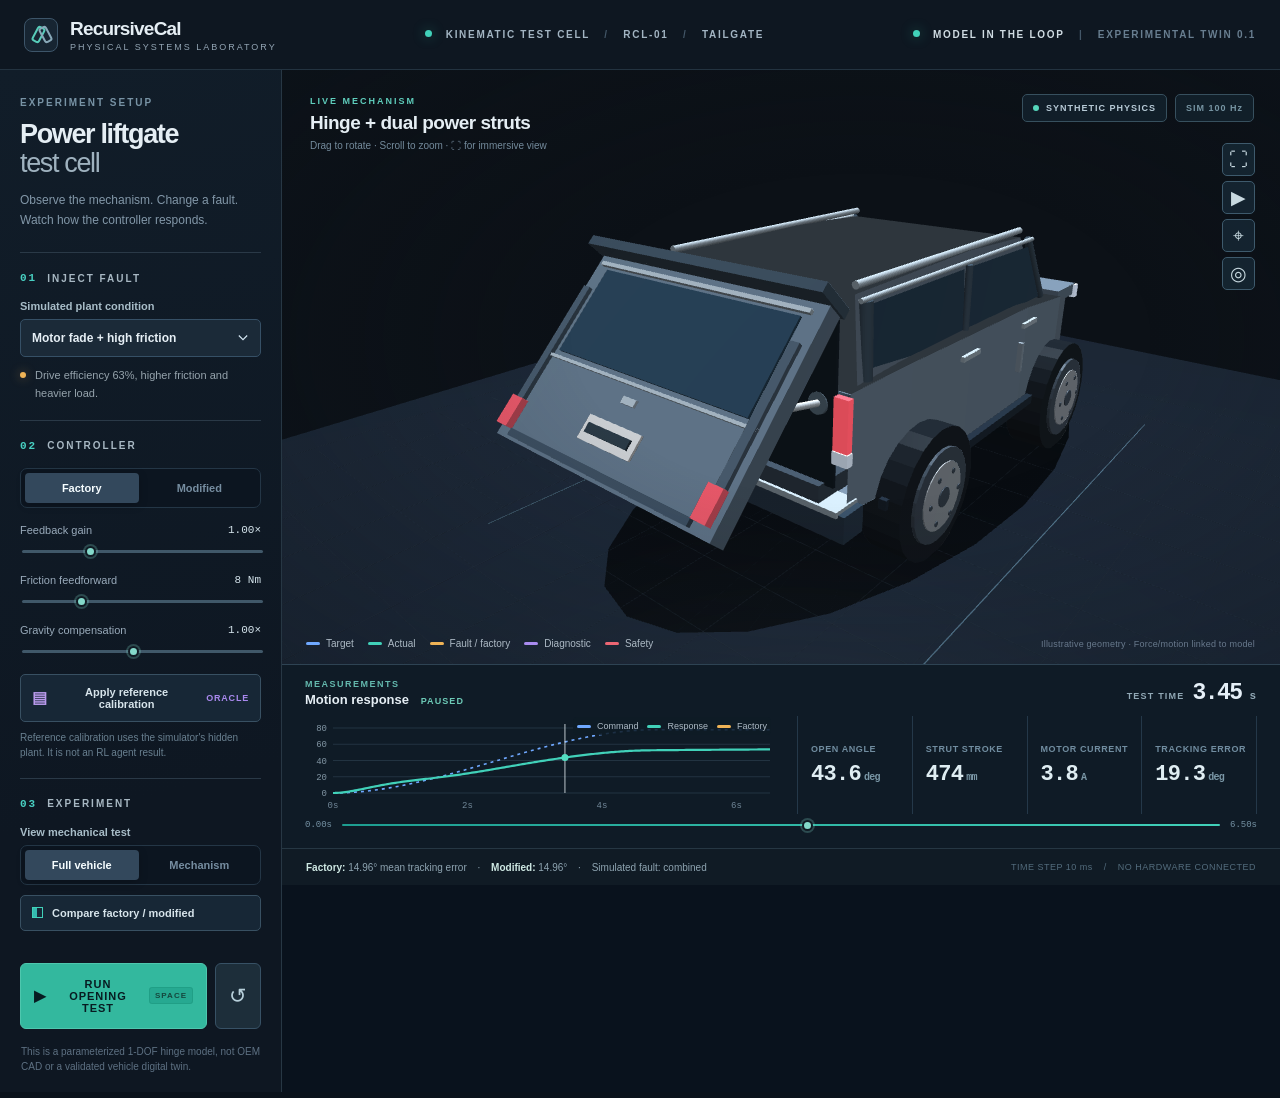
<file: visualization/physical_twin/demo.html>
<!doctype html>
<html lang="en">
<head>
<meta charset="utf-8">
<meta name="viewport" content="width=device-width,initial-scale=1,viewport-fit=cover">
<title>RecursiveCal · Physical Systems Laboratory</title>
<meta name="description" content="A real-time 3D tailgate experiment. Inspect mechanical hinges, telescoping struts, motor current, and the effect of calibration under hidden dynamics.">
<style>
:root{color-scheme:dark;--paper:#0c131c;--panel:#121c27;--panel2:#162230;--edge:#263644;--ink:#e5eef4;--muted:#8999aa;--subtle:#607084;--blue:#6fa8ff;--teal:#41d1b9;--amber:#efb356;--purple:#a98bef;--red:#ec6673}
*{box-sizing:border-box}html,body{margin:0;min-height:100%;background:#0a121b;color:var(--ink);font-family:Inter,ui-sans-serif,-apple-system,BlinkMacSystemFont,"Segoe UI",sans-serif}button,input,select{font:inherit}button{cursor:pointer}button:focus-visible,input:focus-visible,select:focus-visible{outline:2px solid var(--blue);outline-offset:2px}#app{min-height:100vh;display:flex;flex-direction:column}.mast{height:70px;flex:none;display:flex;justify-content:space-between;align-items:center;border-bottom:1px solid #233340;padding:0 24px;background:#0e1721;gap:20px}.identity{display:flex;align-items:center;gap:12px}.brandmark{width:34px;height:34px;display:flex;align-items:center;justify-content:center;position:relative;border:1px solid #3d5569;border-radius:8px;background:#172532}.brandmark span{height:17px;width:9px;border:2px solid #57ccb9;border-radius:3px;transform:rotate(28deg);position:absolute;left:9px}.brandmark span:last-child{left:16px;transform:rotate(-28deg);border-color:#88a9b9}.identity strong{display:block;font-size:19px;font-weight:690;letter-spacing:-.8px}.subhead{display:block;font-size:9px;letter-spacing:2px;margin-top:2px;color:#93a5b4}.mast-center,.mast-right{font-size:10px;font-weight:750;letter-spacing:1.7px;color:#a3b5c3;white-space:nowrap}.mast-right{color:#d0dce3}.mast-sep{color:#435768;padding:0 10px}.state-dot,.bullet{display:inline-block;width:7px;height:7px;background:var(--teal);border-radius:50%;vertical-align:1px;margin-right:9px;box-shadow:0 0 13px #37d4b566}.build{color:#687e90}.workspace{min-height:0;flex:1;display:grid;grid-template-columns:282px minmax(0,1fr)}.control-pane{border-right:1px solid #273744;background:linear-gradient(165deg,#111d29,#0e1722 70%);display:flex;flex-direction:column;padding:27px 20px 18px;gap:0;min-width:0}.eyebrow,.section-name{font-size:10px;letter-spacing:2px;font-weight:800;color:#7893a5}.control-head h1{font-size:27px;line-height:1.09;letter-spacing:-1.35px;margin:12px 0 12px;font-weight:700}.control-head h1 span{display:block;color:#9fb2bf;font-weight:460}.control-head p{font-size:12px;color:#8297a8;line-height:1.65;margin:0 0 22px}.pane-section{border-top:1px solid #2a3947;padding:19px 0 17px}.section-name{display:flex;align-items:center;gap:10px;margin-bottom:16px;color:#a8b8c3}.section-name span{font-family:ui-monospace,SFMono-Regular,monospace;color:#48d0c2;font-size:11px}.field-label,.mode-title{font-size:11px;color:#a8bdc8;font-weight:650;display:block;margin-bottom:7px}.pane-section select{appearance:none;width:100%;background:#1b2a38 url('data:image/svg+xml,<svg xmlns="http://www.w3.org/2000/svg" viewBox="0 0 12 8"><path stroke="%23d2e5f1" stroke-width="1.4" fill="none" d="m1 1 5 5 5-5"/></svg>') no-repeat right 12px center;background-size:10px 8px;border:1px solid #365066;border-radius:5px;color:#e6eff5;padding:11px 32px 11px 11px;font-size:12px;font-weight:630}.fault-note{margin-top:10px;font-size:11px;color:#95a3ac;line-height:1.6;display:flex;gap:9px}.fault-mark{width:6px;height:6px;background:var(--amber);border-radius:50%;margin-top:5px;flex:none;box-shadow:0 0 11px #ffc06370}.controller-selector{display:grid;grid-template-columns:1fr 1fr;gap:4px;padding:4px;background:#0c1520;border:1px solid #243646;border-radius:7px;margin-bottom:16px}.pill{border:0;background:transparent;border-radius:4px;color:#768da0;font-size:11px;font-weight:700;padding:9px 3px;transition:background .16s,color .16s}.pill.active{background:#33485c;color:#f6fdff;box-shadow:0 2px 10px #0003}.control-slider{margin:13px 0}.control-slider>div{display:flex;justify-content:space-between;align-items:center;margin-bottom:7px}.control-slider label{font-size:11px;color:#99aaba}.control-slider output{font-size:11px;color:#d5e4ec;font-family:ui-monospace,SFMono-Regular,monospace}input[type=range]{appearance:none;width:100%;background:transparent;display:block;cursor:pointer;height:18px}input[type=range]::-webkit-slider-runnable-track{height:3px;background:#405869;border-radius:3px}input[type=range]::-webkit-slider-thumb{appearance:none;width:11px;height:11px;background:#84d9ca;border:2px solid #101b24;border-radius:50%;margin-top:-4px;box-shadow:0 0 0 2px #84d9ca40}input[type=range]::-moz-range-track{height:3px;background:#405869}input[type=range]::-moz-range-thumb{width:11px;height:11px;background:#84d9ca;border:2px solid #101b24;border-radius:50%}.secondary-btn{display:flex;align-items:center;justify-content:flex-start;gap:9px;width:100%;border:1px solid #385062;border-radius:5px;background:#172736;color:#d7e4eb;font-size:11px;font-weight:680;padding:11px;transition:border-color .16s,background .16s}.secondary-btn:hover{border-color:#61a8be;background:#1c3444}.btn-mono{font-size:16px;line-height:8px;color:#b899eb}.small-right{margin-left:auto;color:#a989ee;font-size:9px;letter-spacing:.8px}.fineprint{font-size:10px;color:#687f8f;line-height:1.55;margin-top:8px}.view-selector{margin-bottom:10px}.square-icon{border:1px solid var(--teal);width:11px;height:11px;box-shadow:inset 4px 0 #34baaf}.start-group{display:flex;gap:8px;margin-top:auto;padding-top:15px}.primary-btn{flex:1;border:1px solid #4ec7ae;background:#33b89e;color:#071b21;border-radius:6px;display:flex;align-items:center;gap:11px;justify-content:flex-start;padding:14px 13px;font-size:11px;letter-spacing:1px;font-weight:850}.primary-btn:hover{background:#57dec0}.primary-btn #playSymbol{font-size:15px}.keyhint{margin-left:auto;background:#13927f63;border:1px solid #15897155;color:#16473e;border-radius:3px;padding:3px 5px;font-size:8px}.reset-btn{width:46px;background:#1d2e3a;color:#b7cfda;border:1px solid #375165;border-radius:6px;font-size:21px}.side-disclaimer{font-size:10px;line-height:1.5;color:#5d7082;margin:15px 1px 0}.main-pane{min-width:0;background:#09121d;display:flex;flex-direction:column}.viewport{height:clamp(400px,calc(100vh - 306px),790px);position:relative;overflow:hidden;background:#0c131e}.viewport:after{content:"";pointer-events:none;position:absolute;inset:0;background:radial-gradient(ellipse at 58% 45%,transparent 35%,#0c141d55 100%);z-index:2}#scene{display:block;width:100%;height:100%;cursor:grab;touch-action:none}#unsupported{position:absolute;inset:30%;z-index:10;color:white}.viewport-hud{position:absolute;z-index:5;pointer-events:none}.top-left{top:26px;left:28px}.top-left .eyebrow{color:#5fcdbc;font-size:9px}.scene-title{font-size:19px;letter-spacing:-.5px;font-weight:660;margin-top:6px}.scene-description{color:#748b9c;font-size:10px;margin-top:6px}.top-right{top:24px;right:26px;display:flex;gap:8px}.sim-pill{display:flex;align-items:center;gap:7px;color:#b7cad6;background:#14232fc7;border:1px solid #37505e;font-size:9px;font-weight:700;letter-spacing:1px;padding:8px 10px;border-radius:5px}.sim-pill i{width:6px;height:6px;border-radius:50%;background:#56d6bb}.sim-pill.sub{color:#7795a3}.viewport-tools{position:absolute;z-index:6;right:25px;top:73px;display:flex;flex-direction:column;gap:5px}.viewport-tools button{width:33px;height:33px;background:#172936cf;border:1px solid #3e5a6c;border-radius:5px;color:#c8d9e0;font-size:19px}.viewport-tools button.active{color:#64d2bf;border-color:#64d2bf}.viewport-foot{position:absolute;left:24px;right:25px;bottom:15px;z-index:5;display:flex;align-items:center;justify-content:space-between;gap:8px;pointer-events:none}.swatches{display:flex;gap:14px;flex-wrap:wrap}.swatches span,.plot-legend span{font-size:10px;color:#adbac5;display:flex;align-items:center;gap:6px}.swatches i,.plot-legend i{height:3px;width:14px;display:inline-block;background:var(--blue);border-radius:2px}.swatches .actual,.plot-legend .actual{background:var(--teal)}.swatches .fault,.plot-legend .fault{background:var(--amber)}.swatches .test{background:var(--purple)}.swatches .safety{background:var(--red)}.caption-info{font-size:9px;color:#68798c;letter-spacing:.2px;text-align:right}.callouts{position:absolute;z-index:4;inset:0;pointer-events:none;opacity:0;transition:opacity .2s}.callouts.visible{opacity:1}.callout{position:absolute;background:#182835d9;border:1px solid #637e91;color:#b8d4e2;padding:7px 9px;font-size:9px;font-weight:760;letter-spacing:1.3px;border-radius:3px;white-space:nowrap}.callout i{display:inline-block;width:6px;height:6px;border-radius:50%;background:var(--teal);margin-left:5px}.compare-half{pointer-events:none;position:absolute;z-index:5;top:102px;left:0;right:0;display:grid;grid-template-columns:1fr 1fr}.compare-half[hidden]{display:none}.compare-half>div{margin:0 20px;padding:10px 12px;background:#0c192ac2;border-left:3px solid var(--amber);border-radius:2px}.compare-half>div:last-child{border-color:var(--teal)}.compare-half span{display:block;color:#91a0ae;font-size:9px;letter-spacing:1.3px;font-weight:750}.compare-half strong{display:block;font-size:20px;margin-top:3px}.instrument-strip{border-top:1px solid #2e4353;background:#0f1b26;display:flex;flex-direction:column;min-height:184px;padding:14px 23px 9px}.instrument-header{display:flex;justify-content:space-between;align-items:center;gap:20px}.instrument-header .eyebrow{font-size:9px;letter-spacing:1.5px;color:#64b9ae}.instrument-name{font-size:13px;font-weight:690;margin-top:3px}.instrument-name span{font-size:9px;letter-spacing:1.1px;color:#6dcab7;padding-left:8px}.time-pair{color:#91a8b5;display:flex;align-items:baseline;gap:8px;font-size:9px;letter-spacing:1.2px;font-weight:700}.time-pair strong{color:#e5eff7;font-size:23px;font-family:ui-monospace,SFMono-Regular,monospace;letter-spacing:-1.5px;font-weight:550}.time-pair .units{font-size:11px}.instruments{min-height:98px;display:flex;gap:18px;margin-top:9px}.signal-chart{flex:1;min-width:0;position:relative;display:flex}.signal-chart canvas{width:100%;height:96px}.plot-legend{position:absolute;right:8px;top:1px;display:flex;gap:9px;background:#0f1b26db;padding:4px;border-radius:3px}.plot-legend span{font-size:9px}.readouts{display:grid;grid-template-columns:repeat(4,minmax(84px,1fr));width:min(460px,52%);border-left:1px solid #243849}.readouts>div{display:flex;flex-direction:column;justify-content:center;padding:2px 8px 2px 13px;border-right:1px solid #243849}.readouts small{color:#718da0;font-size:9px;letter-spacing:.6px;font-weight:750;white-space:nowrap}.readouts strong{font-size:22px;font-family:ui-monospace,SFMono-Regular,monospace;letter-spacing:-.7px;font-weight:590;margin-top:8px;color:#dfedf2}.readouts strong span{font-size:10px;color:#7b98a7;padding-left:3px;font-weight:600}.timeline{display:flex;align-items:center;gap:8px;font-size:9px;color:#7693a5;font-family:ui-monospace,monospace}.timeline input{height:18px;flex:1}.timeline input::-webkit-slider-runnable-track{background:linear-gradient(90deg,#1d9d90,var(--teal));height:2px}.measurement-footer{border-top:1px solid #263743;min-height:37px;background:#101b25;padding:9px 24px;display:flex;align-items:center;justify-content:space-between;gap:20px;color:#8ea4b1;font-size:10px}.measurement-footer>div:last-child{color:#536c7d;letter-spacing:.5px;font-size:9px;white-space:nowrap}.measurement-footer .sep{padding:0 8px}.measurement-footer strong{color:#cfe9e4}
@media(max-width:1150px){.mast-center{display:none}.workspace{grid-template-columns:244px minmax(0,1fr)}.control-pane{padding:20px 15px}.control-head h1{font-size:23px}.readouts{grid-template-columns:repeat(2,minmax(75px,1fr));width:220px}.readouts strong{font-size:17px}.readouts>div{padding:5px}.viewport{height:clamp(430px,calc(100vh - 316px),780px)}}
@media(max-width:780px){.mast{height:59px;padding:0 15px}.identity strong{font-size:17px}.brandmark{width:30px;height:30px}.mast-right .build,.mast-right .mast-sep{display:none}.mast-right{font-size:8px;letter-spacing:.6px}.workspace{display:flex;flex-direction:column}.control-pane{order:2;border-right:0;border-top:1px solid #304453;padding:18px 17px;display:grid;grid-template-columns:repeat(2,minmax(0,1fr));gap:0 14px}.control-head{grid-column:1/-1}.control-head h1{font-size:20px;display:inline;margin:9px 0}.control-head h1 span{display:inline}.control-head p{margin:9px 0 12px}.pane-section{padding:13px 0}.experiment-section{grid-column:1/-1}.start-group{grid-column:1/-1;margin-top:0}.side-disclaimer{grid-column:1/-1}.main-pane{order:1}.viewport{height:min(66vw,470px);min-height:330px}.viewport-foot{left:12px;bottom:9px;right:12px}.caption-info{display:none}.swatches{gap:7px}.swatches span{font-size:8px}.top-left{top:15px;left:15px}.scene-title{font-size:15px}.scene-description{display:none}.top-right{top:12px;right:12px}.sim-pill.sub{display:none}.viewport-tools{right:13px;top:49px}.instrument-strip{padding:12px;min-height:178px}.instruments{gap:8px}.readouts{width:190px}.readouts small{font-size:8px}.readouts strong{font-size:17px}.signal-chart canvas{height:95px}.measurement-footer{padding:8px 12px}.measurement-footer>div:last-child{display:none}}
@media(max-width:460px){.control-pane{display:flex}.pane-section{padding:15px 0}.control-head p{font-size:12px}.viewport{height:385px}.viewport-foot{max-width:270px}.swatches{gap:9px}.swatches span{font-size:8px}.top-right{top:68px;left:15px;right:auto}.viewport-tools{top:15px}.instrument-strip{min-height:245px}.instruments{display:block}.signal-chart{height:105px}.readouts{width:100%;border-left:0;border-top:1px solid #263747;grid-template-columns:repeat(4,1fr);min-height:60px}.readouts>div{padding:6px 4px;border:0}.readouts small{font-size:7px}.readouts strong{font-size:15px;margin-top:4px}.time-pair strong{font-size:19px}.scene-title{max-width:240px}.compare-half{top:104px}.compare-half>div{margin:0 5px;padding:6px}.compare-half span{font-size:7px}.compare-half strong{font-size:15px}}
@media(prefers-reduced-motion:reduce){*{scroll-behavior:auto!important;transition:none!important;animation:none!important}}

/* An immersive mechanical viewport without the dashboard shell. */
.immersive{overflow:hidden}.immersive .mast,.immersive .control-pane,.immersive .measurement-footer{display:none}
.immersive #app,.immersive .workspace,.immersive .main-pane{display:block;height:100dvh;min-height:0}
.immersive .viewport{height:100dvh;min-height:0}
.immersive .instrument-strip{position:absolute;bottom:0;left:0;right:0;z-index:10;background:#0d1b29e8;min-height:153px;padding-top:9px;padding-bottom:5px;box-shadow:0 -18px 50px #050c13aa}
.immersive .viewport-foot{bottom:170px}.immersive .top-left{top:25px}.immersive .viewport-tools{z-index:14}
.immersive .readouts{width:430px}.immersive .instruments{min-height:72px}.immersive .signal-chart canvas{height:76px}
.immersive .callouts{z-index:7}
@media(max-width:680px){.immersive .viewport{height:100dvh}.immersive .instrument-strip{height:207px;min-height:207px}.immersive .viewport-foot{bottom:216px}.immersive .top-right{top:75px}.immersive .instrument-strip .readouts{width:100%}.immersive .instrument-strip .signal-chart canvas{height:72px}}

</style>
</head>
<body>
<div id="app">
<header class="mast">
 <div class="identity"><span class="brandmark" aria-hidden="true"><span></span><span></span></span><div><strong>RecursiveCal</strong><span class="subhead">PHYSICAL SYSTEMS LABORATORY</span></div></div>
 <div class="mast-center"><span class="bullet live"></span> KINEMATIC TEST CELL <span class="mast-sep">/</span> RCL-01 <span class="mast-sep">/</span> TAILGATE</div>
 <div class="mast-right"><span class="state-dot"></span> MODEL IN THE LOOP <span class="mast-sep">|</span> <span class="build">EXPERIMENTAL TWIN 0.1</span></div>
</header>
<div class="workspace">
 <aside class="control-pane">
  <div class="control-head"><div class="eyebrow">EXPERIMENT SETUP</div><h1>Power liftgate <span>test cell</span></h1><p>Observe the mechanism. Change a fault. Watch how the controller responds.</p></div>
  <div class="pane-section">
   <div class="section-name"><span>01</span> INJECT FAULT</div>
   <label class="field-label" for="faultSelect">Simulated plant condition</label>
   <select id="faultSelect" aria-label="Simulated plant condition">
    <option value="combined" selected>Motor fade + high friction</option>
    <option value="healthy">Nominal system</option><option value="friction">High hinge friction</option>
    <option value="motor">Motor power reduced</option><option value="load">Heavier tailgate</option>
    <option value="sensor">Angle sensor drift</option><option value="gas">Weak gas spring</option>
   </select>
   <div class="fault-note"><span class="fault-mark"></span><span id="faultInfo">Reduced drive power and increased hinge resistance.</span></div>
  </div>
  <div class="pane-section">
   <div class="section-name"><span>02</span> CONTROLLER</div>
   <div class="controller-selector"><button class="pill active" data-controller="factory" type="button">Factory</button><button class="pill" data-controller="tuned" type="button">Modified</button></div>
   <div class="control-slider"><div><label for="gainInput">Feedback gain</label><output id="gainValue">1.00×</output></div><input id="gainInput" type="range" min="0.7" max="1.8" step="0.05" value="1"></div>
   <div class="control-slider"><div><label for="frictionInput">Friction feedforward</label><output id="frictionValue">8 Nm</output></div><input id="frictionInput" type="range" min="0" max="34" step="1" value="8"></div>
   <div class="control-slider"><div><label for="gravityInput">Gravity compensation</label><output id="gravityValue">1.00×</output></div><input id="gravityInput" type="range" min="0.7" max="1.35" step="0.05" value="1"></div>
   <button id="suggestBtn" class="secondary-btn" type="button"><span class="btn-mono">▤</span> Apply reference calibration <span class="small-right">ORACLE</span></button>
   <div class="fineprint">Reference calibration uses the simulator's hidden plant. It is not an RL agent result.</div>
  </div>
  <div class="pane-section experiment-section">
   <div class="section-name"><span>03</span> EXPERIMENT</div>
   <div class="mode-title">View mechanical test</div>
   <div class="controller-selector view-selector"><button type="button" id="viewVehicle" class="pill active">Full vehicle</button><button type="button" id="viewMech" class="pill">Mechanism</button></div>
   <button id="compareBtn" type="button" class="secondary-btn"><span class="square-icon"></span> Compare factory / modified</button>
  </div>
  <div class="start-group">
   <button id="runBtn" class="primary-btn" type="button"><span id="playSymbol">▶</span><span id="playLabel">RUN OPENING TEST</span><span class="keyhint">SPACE</span></button>
   <button id="resetBtn" class="reset-btn" type="button" title="Return to the beginning">↺</button>
  </div>
  <p class="side-disclaimer">This is a parameterized 1-DOF hinge model, not OEM CAD or a validated vehicle digital twin.</p>
 </aside>
 <main class="main-pane">
  <div class="viewport" id="viewport">
    <canvas id="scene" aria-label="Interactive 3D SUV tailgate and two motorized telescoping struts"></canvas>
    <div id="unsupported" hidden>3D graphics unavailable in this browser. Try a current Chromium or Firefox browser with WebGL2 enabled.</div>
    <div class="viewport-hud top-left"><div class="eyebrow">LIVE MECHANISM</div><div class="scene-title">Hinge + dual power struts</div><div class="scene-description">Drag to rotate · Scroll to zoom · ⛶ for immersive view</div></div>
    <div class="viewport-hud top-right"><span class="sim-pill"><i></i> SYNTHETIC PHYSICS</span><span class="sim-pill sub" id="fpsText">SIM 100 Hz</span></div>
    <div class="viewport-tools"><button id="fullscreenBtn" aria-label="Toggle immersive view" title="Immersive 3D view" type="button">⛶</button><button id="overlayPlay" aria-label="Play or pause simulation" title="Play or pause simulation" type="button">▶</button><button id="resetCamera" aria-label="Reset camera" title="Reset camera" type="button">⌖</button><button id="toggleLabels" aria-label="Toggle component labels" title="Toggle component labels" type="button">◎</button></div>
    <div class="compare-half" id="compareHalf" hidden><div><span>FACTORY CONTROLLER</span><strong id="factoryAngle">0.0°</strong></div><div><span>MODIFIED CONTROLLER</span><strong id="tunedAngle">0.0°</strong></div></div>
    <div id="callouts" class="callouts"><span id="callHinge" class="callout">HINGE AXLE <i></i></span><span id="callStrut" class="callout">POWER STRUT <i></i></span></div>
    <div class="viewport-foot"><div class="swatches"><span><i class="target"></i> Target</span><span><i class="actual"></i> Actual</span><span><i class="fault"></i> Fault / factory</span><span><i class="test"></i> Diagnostic</span><span><i class="safety"></i> Safety</span></div><span class="caption-info">Illustrative geometry · Force/motion linked to model</span></div>
  </div>
  <div class="instrument-strip">
    <div class="instrument-header"><div class="label-group"><div class="eyebrow">MEASUREMENTS</div><div class="instrument-name">Motion response <span id="testState">READY</span></div></div><div class="time-pair"><span>TEST TIME</span><strong id="timeNow">0.00</strong><span class="units">s</span></div></div>
    <div class="instruments">
      <div class="signal-chart"><canvas id="plot" aria-label="Live opening angle chart comparing target and actual hinge angle"></canvas><div class="plot-legend"><span><i class="target"></i> Command</span><span><i class="actual"></i> Response</span><span id="baselineLegend" hidden><i class="fault"></i> Factory</span></div></div>
      <div class="readouts"><div><small>OPEN ANGLE</small><strong id="angleNow">0.0<span>deg</span></strong></div><div><small>STRUT STROKE</small><strong id="strokeNow">0<span>mm</span></strong></div><div><small>MOTOR CURRENT</small><strong id="currentNow">0.0<span>A</span></strong></div><div><small>TRACKING ERROR</small><strong id="errorNow">0.0<span>deg</span></strong></div></div>
    </div>
    <div class="timeline"><span id="timelineStart">0.00s</span><input type="range" id="scrubber" min="0" max="6.5" step="0.01" value="0" aria-label="Scrub simulation timeline"><span>6.50s</span></div>
  </div>
  <div class="measurement-footer"><div id="resultSummary">Choose a fault and run the opening cycle to inspect physical response.</div><div>TIME STEP 10 ms <span class="sep">/</span> NO HARDWARE CONNECTED</div></div>
 </main>
</div>
</div>
<script>
/* Experimental one-hinge vehicle tailgate model. All numeric parameters are
   illustrative, not manufacturer-derived or calibrated against real equipment.
   Equations mirror physics.py for independent parity checks. */
(function (global) {
'use strict';
const PI=Math.PI, MAX_Q=1.36, HINGE_Z=1.76, AX=-.48, AZ=1.10, BX=.025, BD=.67;
const DT=.01, GRAVITY=9.81, OPEN_SECONDS=4.8, RUNTIME=6.5;
const healthy={mass:25,motor_eff:1,hinge_friction:1,sensor_bias:0,strut_gas:1,damping:1};
const scenarioTable={
 healthy:{...healthy},
 friction:{...healthy,hinge_friction:3.1},
 motor:{...healthy,motor_eff:.57},
 load:{...healthy,mass:33},
 sensor:{...healthy,sensor_bias:.085},
 combined:{...healthy,motor_eff:.63,hinge_friction:2.5,mass:28},
 gas:{...healthy,strut_gas:.48}
};
const factory={gain:1,friction_ff:8,gravity_ff:1,sensor_comp:0};
function clamp(x,l,h){return Math.min(h,Math.max(l,x));}
function strutGeom(q){
 const x=BX*Math.cos(q)+BD*Math.sin(q),z=HINGE_Z+BX*Math.sin(q)-BD*Math.cos(q);
 const dx=-BX*Math.sin(q)+BD*Math.cos(q),dz=BX*Math.cos(q)+BD*Math.sin(q);
 const vx=x-AX,vz=z-AZ, L=Math.sqrt(vx*vx+vz*vz);
 return {length:L,lever:(vx*dx+vz*dz)/L,x,z};
}
function reference(t){const r=clamp(t/OPEN_SECONDS,0,1),q=MAX_Q*r*r*(3-2*r);
 if(r<=0||r>=1)return {q,v:0,a:0};
 return {q,v:MAX_Q*(6*r-6*r*r)/OPEN_SECONDS,a:MAX_Q*(6-12*r)/(OPEN_SECONDS*OPEN_SECONDS)};
}
function gasForce(q,p){return (63+19*(1.27-strutGeom(q).length))*p.strut_gas;}
function gravTorque(q,p){return p.mass*GRAVITY*.57*Math.sin(q+.16);}
function frictionTorque(v,p){return (5*Math.tanh(v/.025)+5.5*v)*p.hinge_friction*p.damping;}
function simulate(p=healthy,cal=factory,duration=RUNTIME){
 let q=0,v=0,frames=[],safety=0;
 const count=Math.round(duration/DT); const nominal=healthy;
 for(let i=0;i<=count;i++){
  const t=Math.round(i*DT*1000000)/1000000;
  const ref=reference(t),sg=strutGeom(q),gf=gasForce(q,p),gastau=2*gf*sg.lever;
  const nomgas=2*gasForce(q,nominal)*sg.lever;
  const observed=q+p.sensor_bias-cal.sensor_comp;
  const positional=cal.gain*(150*(ref.q-observed)+59*(ref.v-v));
  const commanded=17*ref.a+positional+cal.gravity_ff*gravTorque(q,nominal)-nomgas+cal.friction_ff*Math.tanh(ref.v/.04);
  const requested=commanded/(2*Math.max(.22,sg.lever));
  const motorF=clamp(requested,-260,260)*p.motor_eff;
  const motorTau=2*motorF*sg.lever;
  const net=motorTau+gastau-gravTorque(q,p)-frictionTorque(v,p);
  const accel=net/17, current=Math.abs(motorF)/17.5+.55;
  if(Math.abs(v)>1.1||current>17||q>=MAX_Q+.0001)safety++;
  if(i%3===0||i===count)frames.push({t,q,target:ref.q,vel:v,current,force:motorF,
    stroke:sg.length-strutGeom(0).length,tau:motorTau,error:ref.q-q,saturated:Math.abs(requested)>260});
  if(i<count){let vn=v+accel*DT,qn=q+vn*DT;
   if(qn<0){qn=0;vn=0;} if(qn>MAX_Q){qn=MAX_Q;vn=0;}
   q=qn;v=vn;
  }
 }
 let err=0,effort=0,maxCurrent=0;for(const f of frames){err+=Math.abs(f.error);effort+=Math.abs(f.current)*DT*3;maxCurrent=Math.max(maxCurrent,f.current);}
 const round=(n,d)=>Math.round((n+Number.EPSILON)*Math.pow(10,d))/Math.pow(10,d);
 return {frames,metrics:{mae_deg:round(err/frames.length*180/PI,2),final_error_deg:round(Math.abs(MAX_Q-frames.at(-1).q)*180/PI,2),
 peak_current_A:round(maxCurrent,2),total_charge_As:round(effort,2),safety_flags:safety,
 open_angle_deg:round(frames.at(-1).q*180/PI,1)}};
}
global.TailgatePhysics={MAX_Q,DT,RUNTIME,OPEN_SECONDS,scenarios:scenarioTable,factory,strutGeom,reference,simulate,clamp,healthy};
if(typeof module!=='undefined'&&module.exports)module.exports=global.TailgatePhysics;
})(typeof window==='object'?window:globalThis);

</script>
<script>
/* Standalone WebGL 3D renderer. No remote assets or npm dependency.
   Procedural automotive geometry with articulated liftgate and telescoping struts.
   Physical geometry and simulation are illustrative, not vehicle-CAD data. */
(function(global){
'use strict';
const P=global.TailgatePhysics;
const PI=Math.PI;
const V={
  add:(a,b)=>[a[0]+b[0],a[1]+b[1],a[2]+b[2]],
  sub:(a,b)=>[a[0]-b[0],a[1]-b[1],a[2]-b[2]],
  dot:(a,b)=>a[0]*b[0]+a[1]*b[1]+a[2]*b[2],
  cross:(a,b)=>[a[1]*b[2]-a[2]*b[1],a[2]*b[0]-a[0]*b[2],a[0]*b[1]-a[1]*b[0]],
  norm:(a)=>{const d=Math.hypot(...a)||1;return a.map(x=>x/d);},
  mul:(a,s)=>a.map(x=>x*s),
};
const M={
 id:()=>[1,0,0,0,0,1,0,0,0,0,1,0,0,0,0,1],
 mul:(a,b)=>{const o=new Array(16).fill(0);for(let col=0;col<4;col++)for(let row=0;row<4;row++)for(let k=0;k<4;k++)o[col*4+row]+=a[k*4+row]*b[col*4+k];return o;},
 translate:(x,y,z)=>[1,0,0,0,0,1,0,0,0,0,1,0,x,y,z,1],
 scale:(x,y,z)=>[x,0,0,0,0,y,0,0,0,0,z,0,0,0,0,1],
 ry:(a)=>[Math.cos(a),0,-Math.sin(a),0,0,1,0,0,Math.sin(a),0,Math.cos(a),0,0,0,0,1],
 rz:(a)=>[Math.cos(a),Math.sin(a),0,0,-Math.sin(a),Math.cos(a),0,0,0,0,1,0,0,0,0,1],
 lookAt:(eye,target,up=[0,0,1])=>{const z=V.norm(V.sub(eye,target)),x=V.norm(V.cross(up,z)),y=V.cross(z,x);return [x[0],y[0],z[0],0,x[1],y[1],z[1],0,x[2],y[2],z[2],0,-V.dot(x,eye),-V.dot(y,eye),-V.dot(z,eye),1];},
 persp:(fov,aspect,n=0.1,f=60)=>{const c=1/Math.tan(fov/2);return [c/aspect,0,0,0,0,c,0,0,0,0,-(f+n)/(f-n),-1,0,0,-2*f*n/(f-n),0];},
 box:(pos,size,rot=0)=>M.mul(M.translate(...pos),M.mul(M.ry(rot),M.scale(...size))),
 between:(a,b,r,ry=r)=>{
  const axis=V.sub(b,a),d=Math.hypot(...axis),z=V.norm(axis),helper=Math.abs(z[2])>.92?[0,1,0]:[0,0,1];
  const x=V.norm(V.cross(helper,z)),y=V.cross(z,x),mid=V.mul(V.add(a,b),.5);
  return [x[0]*r,x[1]*r,x[2]*r,0,y[0]*ry,y[1]*ry,y[2]*ry,0,z[0]*d,z[1]*d,z[2]*d,0,...mid,1];
 },
 transform:(m,p)=>[m[0]*p[0]+m[4]*p[1]+m[8]*p[2]+m[12],m[1]*p[0]+m[5]*p[1]+m[9]*p[2]+m[13],m[2]*p[0]+m[6]*p[1]+m[10]*p[2]+m[14]],
};
function hex(h){h=h.replace('#','');return [0,2,4].map(i=>parseInt(h.slice(i,i+2),16)/255)}
function color(c){return Array.isArray(c)?c:hex(c)}
function createGeometry(){
 const g={box:null,cylinder:null,sphere:null,loft:null};
 function mesh(){return {positions:[],normals:[]}}
 function tri(m,a,b,c){const n=V.norm(V.cross(V.sub(b,a),V.sub(c,a)));for(const p of [a,b,c]){m.positions.push(...p);m.normals.push(...n)}}
 function quad(m,a,b,c,d){tri(m,a,b,c);tri(m,a,c,d)}
 let cube=mesh();const [l,r]=[-.5,.5];
 quad(cube,[r,l,l],[r,r,l],[r,r,r],[r,l,r]);
 quad(cube,[l,r,l],[l,l,l],[l,l,r],[l,r,r]);
 quad(cube,[l,l,r],[r,l,r],[r,r,r],[l,r,r]);
 quad(cube,[l,r,l],[r,r,l],[r,l,l],[l,l,l]);
 quad(cube,[l,r,l],[l,r,r],[r,r,r],[r,r,l]);
 quad(cube,[r,l,l],[r,l,r],[l,l,r],[l,l,l]);
 g.box=cube;
 let cyl=mesh(),s=24;
 for(let i=0;i<s;i++){
  const a=i*2*PI/s,b=(i+1)*2*PI/s;
  let a1=[Math.cos(a),Math.sin(a),-.5],b1=[Math.cos(b),Math.sin(b),-.5],a2=[Math.cos(a),Math.sin(a),.5],b2=[Math.cos(b),Math.sin(b),.5];
  quad(cyl,a1,b1,b2,a2);tri(cyl,[0,0,.5],a2,b2);tri(cyl,[0,0,-.5],b1,a1);
 }g.cylinder=cyl;
 let sphere=mesh(),lat=12,lon=20;
 for(let j=0;j<lat;j++)for(let i=0;i<lon;i++){
  const p=(j,i)=>{const v=(j/lat)*PI,u=i/lon*2*PI;return [Math.sin(v)*Math.cos(u),Math.sin(v)*Math.sin(u),Math.cos(v)];};
  const a=p(j,i),b=p(j,i+1),c=p(j+1,i+1),d=p(j+1,i);
  quad(sphere,a,b,c,d);
 }g.sphere=sphere;
 return {g,mesh,tri,quad};
}
const VS=`#version 300 es
precision highp float;
layout(location=0) in vec3 position;layout(location=1) in vec3 normal;
uniform mat4 uModel,uPV;
out vec3 vNormal,vWorld,vView;
void main(){vec4 w=uModel*vec4(position,1.);vWorld=w.xyz;vNormal=normalize(mat3(uModel)*normal);gl_Position=uPV*w;}`;
const FS=`#version 300 es
precision highp float;
in vec3 vNormal,vWorld,vView;out vec4 outColor;
uniform vec4 uColor;uniform float uMetal,uEmissive;uniform vec3 uEye;uniform float uFog;
void main(){vec3 n=normalize(vNormal),v=normalize(uEye-vWorld);
 vec3 ld1=normalize(vec3(-0.60,-0.48,1.8)),ld2=normalize(vec3(.70,.85,1.1));
 float lambert=max(dot(n,ld1),0.)*.78+max(dot(n,ld2),0.)*.35;
 float shiny=pow(max(dot(reflect(-ld1,n),v),0.),mix(14.,100.,uMetal));
 float rim=pow(1.-max(0.,dot(n,v)),3.);
 vec3 base=uColor.rgb*(.28+lambert);
 vec3 spec=vec3(.88,.95,1.)*(shiny*(.10+.38*uMetal)+.055*rim*uMetal);
 vec3 col=base+spec+uColor.rgb*uEmissive;
 float dist=distance(vWorld,uEye),fog=clamp((dist-7.)/16.,0.,.35)*uFog;
 col=mix(col,vec3(.055,.078,.112),fog);
 col=pow(max(col,vec3(0.)),vec3(.88));
 outColor=vec4(col,uColor.a);
}`;
function compile(gl,t,src){let s=gl.createShader(t);gl.shaderSource(s,src);gl.compileShader(s);if(!gl.getShaderParameter(s,gl.COMPILE_STATUS))throw new Error(gl.getShaderInfoLog(s));return s;}
function makeProgram(gl){let p=gl.createProgram();gl.attachShader(p,compile(gl,gl.VERTEX_SHADER,VS));gl.attachShader(p,compile(gl,gl.FRAGMENT_SHADER,FS));gl.linkProgram(p);if(!gl.getProgramParameter(p,gl.LINK_STATUS))throw new Error(gl.getProgramInfoLog(p));return p;}
function gpuGeometry(gl,obj){const vao=gl.createVertexArray();gl.bindVertexArray(vao);for(const [name,data] of [['position',obj.positions],['normal',obj.normals]]){let b=gl.createBuffer();gl.bindBuffer(gl.ARRAY_BUFFER,b);gl.bufferData(gl.ARRAY_BUFFER,new Float32Array(data),gl.STATIC_DRAW);let i=name==='position'?0:1;gl.enableVertexAttribArray(i);gl.vertexAttribPointer(i,3,gl.FLOAT,false,0,0);}gl.bindVertexArray(null);return {vao,count:obj.positions.length/3};}
class PhysicalRenderer {
 constructor(canvas){
  this.canvas=canvas;this.gl=canvas.getContext('webgl2',{alpha:false,antialias:true,depth:true,preserveDrawingBuffer:true,powerPreference:'high-performance'});
  this.software=!this.gl;
  if(this.software){this.ctx=canvas.getContext('2d',{alpha:false});}
  else {
   this.gl.getExtension('EXT_color_buffer_float');
   this.p=makeProgram(this.gl);this.gl.useProgram(this.p);
   this.attrib={};this.u={};for(const n of ['uPV','uModel','uColor','uMetal','uEmissive','uEye','uFog'])this.u[n]=this.gl.getUniformLocation(this.p,n);
  }
  const b=createGeometry();this.G={};for(const n of ['box','cylinder','sphere'])this.G[n]=this.software?b.g[n]:gpuGeometry(this.gl,b.g[n]);
  this.custom=(vertices)=>this.software?vertices:gpuGeometry(this.gl,vertices);
  this.parts=[];this.q=0;this.q2=0;this.compare=false;this.mechanics=false;this.labels=false;
  this.yaw=.70;this.elev=.36;this.radius=4.75;this.target=[-.53,0,1.10];
  this.drag=null;this.pointerStart=null;
  this.makeScene(b);
  this.hatchTr=(q)=>M.mul(M.translate(0,0,1.76),M.ry(-q));
  this.attachControls();this.resize();
  this.draw(0);
 }
 add(geo,model,material,group='body',metadata={}){this.parts.push({geo,model,material,group,...metadata});}
 box(pos,size,mat,group='body',parent=null){this.add('box',parent?((q)=>M.mul(parent(q),M.box(pos,size))):M.box(pos,size),mat,group);}
 ball(pos,r,mat,group='metal',parent=null){this.add('sphere',parent?((q)=>M.mul(parent(q),M.box(pos,[r,r,r]))):M.box(pos,[r,r,r]),mat,group);}
 rod(a,b,r,mat,group='metal',parent=null){this.add('cylinder',parent?((q)=>M.mul(parent(q),M.between(a,b,r))):M.between(a,b,r),mat,group);}
 polygon(points,mat,group='body',parent=null){let m={positions:[],normals:[]};for(let i=1;i<points.length-1;i++){let a=points[0],b=points[i],c=points[i+1],n=V.norm(V.cross(V.sub(b,a),V.sub(c,a)));for(const p of [a,b,c]){m.positions.push(...p);m.normals.push(...n);}}this.add(this.custom(m),parent?((q)=>parent(q)):M.id(),mat,group,{double:true});}
 makeScene(b){
  const paint={c:'#61778e',metal:.75},paintDark={c:'#36495b',metal:.70},paintLight={c:'#8b9fb2',metal:.75};
  const chrome={c:'#abbfcf',metal:.92},black={c:'#111a24',metal:.18},black2={c:'#1a2634',metal:.2},glass={c:'#213b52',metal:.68},glassShine={c:'#7c9aae',metal:.85},light={c:'#d9404d',emit:.55},white={c:'#d3e2ed',emit:.15},stroke={c:'#192635',metal:.3};
  const ground={c:'#111924',metal:.07};
  this.box([-1.25,0,-.10],[9,8,.16],ground,'floor');
  // Shadow undercarriage; slightly larger than vehicle footprint.
  this.add('cylinder',M.box([-1.75,0,.006],[2.55,1.20,.002]),{c:'#05090e',a:.66},'shadow');
  // Floor seam markings are actual geometry, not UI.
  for(let x=-4.4;x<=2.8;x+=.5)this.box([x,0,-.012],[.003,7,.002],{c:'#263443',a:.27},'floorLine');
  for(let y=-3.6;y<=3.6;y+=.5)this.box([-1.1,y,-.011],[7,.003,.002],{c:'#263443',a:.27},'floorLine');
  // Dimensional floor boundary and corner marks.
  for(const y of [-1.45,1.45])this.box([-1.45,y,.006],[4.5,.008,.004],{c:'#385367'},'fixture');
  // Lower SUV shell: 7 cross sections as a soft tapered metal volume.
  const rings=[[-3.60,.63,.64,.96],[-3.36,.74,.50,1.09],[-2.95,.84,.43,1.20],[-2.25,.865,.49,1.27],[-1.4,.86,.49,1.28],[-.70,.84,.51,1.28],[-.13,.81,.54,1.26]];
  const loft={positions:[],normals:[]};
  function tri(a,c,d){const n=V.norm(V.cross(V.sub(c,a),V.sub(d,a)));for(const p of [a,c,d]){loft.positions.push(...p);loft.normals.push(...n)}}
  function quad(a,b,c,d){tri(a,b,c);tri(a,c,d)}
  for(let i=0;i<rings.length-1;i++){
   const A=rings[i],B=rings[i+1];
   const r=(v)=>[[v[0],-v[1],v[2]],[v[0],v[1],v[2]],[v[0],v[1],v[3]],[v[0],-v[1],v[3]]];
   const a=r(A),c=r(B);for(let k=0;k<4;k++)quad(a[k],c[k],c[(k+1)%4],a[(k+1)%4]);
  }
  this.add(this.custom(loft),M.id(),paint,'body');
  // Roof shell with raked windshield and rear quarter.
  const roof=[[-2.75,.72,1.18,1.18],[-2.35,.75,1.18,1.74],[-1.52,.77,1.20,1.78],[-.24,.78,1.20,1.76]];
  const roofmesh={positions:[],normals:[]};
  const face=(a,b,c)=>{const n=V.norm(V.cross(V.sub(b,a),V.sub(c,a)));for(const p of [a,b,c]){roofmesh.positions.push(...p);roofmesh.normals.push(...n)}};
  const rq=(a,b,c,d)=>{face(a,b,c);face(a,c,d)};
  for(let i=0;i<roof.length-1;i++){
   const A=roof[i],B=roof[i+1];const r=(v)=>[[v[0],-v[1],v[2]],[v[0],v[1],v[2]],[v[0],v[1]-.04,v[3]],[v[0],-v[1]+.04,v[3]]];
   const a=r(A),c=r(B);
   for(let k=0;k<4;k++)rq(a[k],c[k],c[(k+1)%4],a[(k+1)%4]);
  }
  this.add(this.custom(roofmesh),M.id(),paint,'body');
  // Front windshield, side windows, external brightwork.
  this.polygon([[-2.747,-.68,1.205],[-2.354,-.69,1.735],[-2.354,.69,1.735],[-2.747,.68,1.205]],glass,'window');
  for(const side of [-1,1]){
   const y=side*.77;
   this.polygon([[-2.665,y,1.25],[-2.355,y,1.68],[-1.48,y,1.69],[-1.51,y,1.25]],glass,'window');
   this.polygon([[-1.45,y,1.25],[-1.39,y,1.69],[-.29,y,1.69],[-.36,y,1.25]],glass,'window');
   this.rod([-1.46,y*1.01,1.23],[-1.44,y*1.01,1.71],.023,paintDark,'body');
   this.rod([-2.375,y*.98,1.73],[-2.735,y*.98,1.24],.028,paintDark,'body');
   this.rod([-.31,y*.99,1.72],[-.34,y*.99,1.23],.04,paintDark,'body');
   this.rod([-2.4,y*1.01,1.73],[-.24,y*1.01,1.73],.015,chrome,'body');
   for(const cx of [-2.28,-1.37])this.box([cx,side*.875,1.15],[.22,.026,.035],chrome,'body');
   this.box([-2.16,side*.879,.92],[.03,.04,.22],paintLight,'body');
   this.box([-2.65,side*.76,.57],[.48,.12,.10],black2,'body');
   this.box([-.75,side*.76,.57],[.42,.12,.10],black2,'body');
  }
  // Front lower hood and grille geometry.
  this.box([-3.48,0,1.10],[.38,1.4,.095],paint,'body');
  this.box([-3.625,0,.82],[.055,1.18,.30],black,'body');
  for(let i=-4;i<=4;i++)this.box([-3.662,i*.12,.82],[.013,.035,.24],chrome,'body');
  for(let y of [-.62,.62])this.box([-3.66,y,1.085],[.06,.20,.11],{c:'#d7e7ff',emit:.30},'body');
  // SUV roof ribs, rails, bumper and sill lines.
  for(const side of [-1,1]){
   this.rod([-2.34,side*.70,1.79],[-.30,side*.70,1.79],.023,chrome,'body');
   this.box([-1.77,side*.89,.52],[2.8,.05,.065],black2,'body');
  }
  this.box([-.12,0,.50],[.18,1.73,.17],{c:'#27394c',metal:.55},'body');
  this.box([-.11,0,.59],[.20,1.65,.038],chrome,'body');
  // Rear cargo opening is visible when the liftgate rises.
  this.box([-.091,0,1.18],[.019,1.50,.96],black,'cargo');
  this.box([-.31,0,.66],[.56,1.38,.11],{c:'#334252'},'cargo');
  this.box([-.20,-.42,.86],[.32,.40,.30],{c:'#3c4957'},'cargo');
  this.box([-.32,.37,.82],[.40,.45,.25],{c:'#526171'},'cargo');
  // Tail lamps on body sides, outside hatch aperture.
  for(const side of [-1,1]){
    this.box([-.060,side*.816,1.11],[.044,.095,.31],light,'body');
    this.box([-.054,side*.821,.92],[.05,.102,.075],{c:'#c9d8eb',metal:.5,emit:.28},'body');
  }
  // Four full mechanical wheels with tires, rims, disc and stud bolts.
  const tire={c:'#151c24',metal:.13},rim={c:'#a2adb8',metal:.98},rim2={c:'#3a4858',metal:.72};
  for(const x of [-2.83,-.82])for(const side of [-1,1]){
   let y=side*.866;
   this.add('cylinder',M.between([x,y-side*.135,.43],[x,y+side*.135,.43],.435),tire,'wheel');
   this.add('cylinder',M.between([x,y+side*.14,.43],[x,y+side*.16,.43],.312),rim2,'wheel');
   this.add('cylinder',M.between([x,y+side*.163,.43],[x,y+side*.17,.43],.225),rim,'wheel');
   this.add('cylinder',M.between([x,y+side*.176,.43],[x,y+side*.184,.43],.065),rim2,'wheel');
   for(let k=0;k<6;k++){let a=k*2*PI/6;
    let xp=x+.17*Math.cos(a),zp=.43+.17*Math.sin(a);
    this.add('cylinder',M.between([xp,y+side*.183,zp],[xp,y+side*.189,zp],.018),rim2,'wheel');
   }
  }
  // Moving liftgate, in a single hinge coordinate frame shared by glass and body.
  const lid=(q)=>M.mul(M.translate(0,0,1.76),M.ry(-q));
  this.box([.058,0,-.64],[.11,1.70,1.25],{c:'#5c738a',metal:.8},'hatch',lid);
  this.box([.120,0,-.42],[.019,1.46,.55],glass,'hatch',lid);
  this.box([.135,0,-.115],[.026,1.57,.025],chrome,'hatch',lid);
  this.box([.130,0,-.735],[.022,1.63,.018],chrome,'hatch',lid);
  this.box([.137,0,-1.03],[.015,.41,.14],{c:'#dce2e6',metal:.22},'hatch',lid);
  this.box([.151,0,-1.03],[.016,.33,.055],{c:'#263542',metal:.18},'hatch',lid);
  this.box([.136,0,-.828],[.017,.1,.04],chrome,'hatch',lid);
  this.box([.132,0,-1.225],[.03,1.43,.043],{c:'#384c60',metal:.45},'hatch',lid);
  this.box([.114,0,-.025],[.25,1.74,.058],paintDark,'hatch',lid);
  this.box([.142,0,-.04],[.03,1.56,.019],{c:'#d44750',emit:.45},'hatch',lid);
  for(const side of [-1,1]){
   this.box([.137,side*.788,-.72],[.027,.055,.87],{c:'#42566a',metal:.62},'hatch',lid);
   this.box([.150,side*.78,-1.12],[.045,.095,.175],{c:'#bb3e4c',emit:.34},'hatch',lid);
   this.ball([0,side*.68,0],.048,chrome,'hatch',lid);
  }
  // Hinge axle and ball-joint attachment points.
  this.rod([0,-.72,1.76],[0,.72,1.76],.028,chrome,'mechanism');
  for(const side of [-1,1]){
   this.ball([-.48,side*.64,1.10],.048,{c:'#687d91',metal:.85},'mechanism');
   this.ball([.025,side*.64,-.67],.045,chrome,'hatch',lid);
  }
  // Dynamic struts, hydraulic sleeves, exposed rods and mounting pivot heads.
  for(const side of [-1,1]){
   const a=[-.48,side*.64,1.10];
   const b=(q)=>{const s=P.strutGeom(q);return [s.x,side*.64,s.z]};
   this.add('cylinder',(q)=>{
    const B=b(q),d=V.norm(V.sub(B,a));return M.between(a,V.add(a,V.mul(d,.41)),.054);
   },{c:'#263744',metal:.78},'mechanism');
   this.add('cylinder',(q)=>{
    const B=b(q),d=V.norm(V.sub(B,a));return M.between(V.add(a,V.mul(d,.39)),B,.020);
   },{c:'#d0dfeb',metal:1},'mechanism');
   this.add('cylinder',(q)=>{
    const B=b(q),d=V.norm(V.sub(B,a));return M.between(V.add(a,V.mul(d,.35)),V.add(a,V.mul(d,.42)),.062);
   },{c:'#566d80',metal:.9},'mechanism');
   this.add('sphere',(q)=>M.box(b(q),[.055,.055,.055]),chrome,'mechanism');
  }
  // Sensing and actuator component accents.
  this.box([-.47,.67,1.03],[.20,.05,.13],{c:'#aa80df',emit:.25},'mechanism');
 }
 attachControls(){
  const canvas=this.canvas;
  canvas.addEventListener('pointerdown',e=>{this.drag={x:e.clientX,y:e.clientY,yaw:this.yaw,elev:this.elev};canvas.setPointerCapture(e.pointerId);canvas.style.cursor='grabbing';});
  canvas.addEventListener('pointermove',e=>{if(!this.drag)return;this.yaw=this.drag.yaw+(e.clientX-this.drag.x)*.006;
   this.elev=Math.max(-.05,Math.min(1.18,this.drag.elev+(e.clientY-this.drag.y)*.004));this.draw();});
  const stop=()=>{this.drag=null;canvas.style.cursor='grab';};canvas.addEventListener('pointerup',stop);canvas.addEventListener('pointercancel',stop);
  canvas.addEventListener('wheel',e=>{e.preventDefault();this.radius=P.clamp(this.radius*Math.exp(e.deltaY*.0008),2.65,11);this.draw();},{passive:false});
  canvas.addEventListener('dblclick',()=>{this.yaw=.70;this.elev=.36;this.radius=4.75;this.draw();});
  window.addEventListener('resize',()=>this.resize());
 }
 setFocus(mode){if(mode==='mechanism'){this.mechanics=true;this.target=[-.18,0,1.32];this.radius=3.45;this.yaw=.76;this.elev=.27;}
  else{this.mechanics=false;this.target=[-.53,0,1.1];this.radius=4.75;this.yaw=.70;this.elev=.36;}this.draw();}
 resize(){let w=this.canvas.clientWidth,h=this.canvas.clientHeight,dpr=Math.min(devicePixelRatio||1,1.8);let W=Math.max(1,Math.floor(w*dpr)),H=Math.max(1,Math.floor(h*dpr));if(this.canvas.width!==W||this.canvas.height!==H){this.canvas.width=W;this.canvas.height=H;}this.draw();}
 eye(){return [this.target[0]+this.radius*Math.cos(this.elev)*Math.cos(this.yaw),this.target[1]+this.radius*Math.cos(this.elev)*Math.sin(this.yaw),this.target[2]+this.radius*Math.sin(this.elev)];}
 draw(q=this.q,q2=this.q2,compare=this.compare){
  this.q=q;this.q2=q2;this.compare=compare;
  if(this.software){this.drawSoftware(q,q2,compare);return;}
  const gl=this.gl;
  if(!gl)return;
  gl.bindFramebuffer(gl.FRAMEBUFFER,null);gl.clearColor(.047,.067,.091,1);gl.clear(gl.COLOR_BUFFER_BIT|gl.DEPTH_BUFFER_BIT);gl.enable(gl.DEPTH_TEST);gl.disable(gl.CULL_FACE);gl.enable(gl.BLEND);gl.blendFunc(gl.SRC_ALPHA,gl.ONE_MINUS_SRC_ALPHA);
  const eye=this.eye();gl.useProgram(this.p);
  gl.uniform3fv(this.u.uEye,new Float32Array(eye));gl.uniform1f(this.u.uFog,1);
  let views=compare?[{left:0,width:Math.floor(this.canvas.width/2),q},{left:Math.floor(this.canvas.width/2),width:this.canvas.width-Math.floor(this.canvas.width/2),q:q2}]:[{left:0,width:this.canvas.width,q}];
  gl.enable(gl.SCISSOR_TEST);
  for(const view of views){
   gl.viewport(view.left,0,view.width,this.canvas.height);gl.scissor(view.left,0,view.width,this.canvas.height);
   gl.clearColor(.047,.067,.091,1);gl.clear(gl.COLOR_BUFFER_BIT|gl.DEPTH_BUFFER_BIT);
   const proj=M.persp((compare?47:43)*PI/180,view.width/this.canvas.height,.06,55);
   const pv=M.mul(proj,M.lookAt(eye,this.target));
   gl.uniformMatrix4fv(this.u.uPV,false,new Float32Array(pv));
   // Draw opaque meshes first, then transparent shadow and grid overlays.
   for(const pass of [0,1])for(const part of this.parts){
    let alpha=part.material.a===undefined?1:part.material.a;
    if(this.mechanics && ['body','window','cargo','wheel'].includes(part.group)){
      if(part.group==='wheel')continue;
      alpha=part.group==='body'?.07:.13;
    }
    const isTransparent=alpha<.99;
    if((pass===0&&isTransparent)||(pass===1&&!isTransparent))continue;
    if(alpha<.01)continue;
    const mat=typeof part.model==='function'?part.model(view.q):part.model;
    const geom=typeof part.geo==='string'?this.G[part.geo]:part.geo;
    gl.bindVertexArray(geom.vao);
    gl.uniformMatrix4fv(this.u.uModel,false,new Float32Array(mat));
    gl.uniform4fv(this.u.uColor,new Float32Array([...color(part.material.c),alpha]));
    gl.uniform1f(this.u.uMetal,part.material.metal||0);
    gl.uniform1f(this.u.uEmissive,part.material.emit||0);
    if(isTransparent)gl.depthMask(false);
    gl.drawArrays(gl.TRIANGLES,0,geom.count);
    if(isTransparent)gl.depthMask(true);
   }
   gl.bindVertexArray(null);
  }
  gl.disable(gl.SCISSOR_TEST);
  // Overlay DOM callouts can use projectPoint() with the same camera.
 }
 drawSoftware(q,q2,compare){
  // Perspective mesh renderer for restricted browsers without WebGL. The exact
  // same 3D meshes, camera, hinge transforms and strut positions are used.
  const ctx=this.ctx,w=this.canvas.width,h=this.canvas.height;
  ctx.clearRect(0,0,w,h);ctx.fillStyle='#0b1421';ctx.fillRect(0,0,w,h);
  const views=compare?[{left:0,width:Math.floor(w/2),q},{left:Math.floor(w/2),width:w-Math.floor(w/2),q:q2}]:[{left:0,width:w,q}];
  for(const view of views){
   const eye=this.eye(),proj=M.persp((compare?47:43)*PI/180,view.width/h,.06,55);
   const pv=M.mul(proj,M.lookAt(eye,this.target));
   const light1=V.norm([-.6,-.48,1.8]),light2=V.norm([.7,.85,1.1]);
   const polys=[];
   for(const part of this.parts){
    let alpha=part.material.a===undefined?1:part.material.a;
    if(this.mechanics&&['body','window','cargo','wheel'].includes(part.group)){
      if(part.group==='wheel')continue;
      alpha=part.group==='body'?.065:.13;
    }
    if(alpha<.01)continue;
    const mat=typeof part.model==='function'?part.model(view.q):part.model;
    const geo=typeof part.geo==='string'?this.G[part.geo]:part.geo;
    let xyz=geo.positions;const rawColor=color(part.material.c);
    const stride=part.geo==='cylinder'?2:part.geo==='sphere'?3:1;
    for(let i=0;i<xyz.length;i+=9*stride){
      const points=[],worldPoints=[];let d=0,clipped=false;
      for(let j=0;j<3;j++){
       const pos=[xyz[i+j*3],xyz[i+j*3+1],xyz[i+j*3+2]];
       const world=M.transform(mat,pos),clip=[0,0,0,0];worldPoints.push(world);
       for(let k=0;k<4;k++){
        clip[k]=pv[k]*world[0]+pv[4+k]*world[1]+pv[8+k]*world[2]+pv[12+k];
       }
       if(clip[3]<.04||Math.abs(clip[0]/clip[3])>4||Math.abs(clip[1]/clip[3])>4){clipped=true;break;}
       points.push([(clip[0]/clip[3]*.5+.5)*view.width+view.left,(1-(clip[1]/clip[3]*.5+.5))*h]);
       d+=Math.hypot(world[0]-eye[0],world[1]-eye[1],world[2]-eye[2]);
      }
      if(clipped||points.length!==3)continue;
      const normal=V.norm(V.cross(V.sub(worldPoints[1],worldPoints[0]),V.sub(worldPoints[2],worldPoints[0])));
      const l=Math.abs(V.dot(normal,light1))*.53+Math.abs(V.dot(normal,light2))*.24+.28;
      const metallic=part.material.metal||0,emissive=part.material.emit||0;
      const rgb=rawColor.map((c,ii)=>Math.min(255,Math.round(255*Math.pow(Math.min(1,c*(l+emissive)+metallic*.10),.88))));
      const fill=`rgba(${rgb.join(',')},${alpha})`;
      polys.push({points,fill,d:d/3,alpha,ground:['floor','floorLine','shadow'].includes(part.group)});
    }
   }
   polys.sort((a,b)=>(a.ground&&!b.ground?-1:!a.ground&&b.ground?1:b.d-a.d));
   ctx.save();ctx.beginPath();ctx.rect(view.left,0,view.width,h);ctx.clip();
   for(const poly of polys){const t=poly.points;ctx.beginPath();ctx.moveTo(t[0][0],t[0][1]);ctx.lineTo(t[1][0],t[1][1]);ctx.lineTo(t[2][0],t[2][1]);ctx.closePath();ctx.fillStyle=poly.fill;ctx.fill();}
   ctx.restore();
  }
 }
 projectPoint(p,side=0){const eye=this.eye(),split=this.compare,half=split?this.canvas.clientWidth/2:this.canvas.clientWidth;
  const pv=M.mul(M.persp((split?47:43)*PI/180,half/this.canvas.clientHeight,.06,55),M.lookAt(eye,this.target));
  const v=[p[0],p[1],p[2],1],clip=[0,0,0,0];for(let r=0;r<4;r++)for(let c=0;c<4;c++)clip[r]+=pv[c*4+r]*v[c];
  const x=(clip[0]/clip[3]*.5+.5)*half+(split?side*half:0),y=(1-(clip[1]/clip[3]*.5+.5))*this.canvas.clientHeight;
  return {x,y,visible:clip[3]>0};
 }
}
global.PhysicalRenderer=PhysicalRenderer;
})(window);

</script>
<script>
(function(){'use strict';
const p=window.TailgatePhysics;
const $=id=>document.getElementById(id);
const names={healthy:'Nominal system. No injected degradation.',friction:'Hinge resistance increased 3.1×.',motor:'Actuator drive efficiency reduced to 57%.',load:'Tailgate mass increased from 25 to 33 kg.',sensor:'Position sensor reports an 4.9° offset.',combined:'Drive efficiency 63%, higher friction and heavier load.',gas:'Gas-spring assistance reduced to 48%.'};
const referencePresets={
 healthy:{gain:1.7,friction_ff:0,gravity_ff:1.06,sensor_comp:0},
 friction:{gain:1.7,friction_ff:15,gravity_ff:1.06,sensor_comp:0},
 motor:{gain:1.7,friction_ff:23,gravity_ff:1.20,sensor_comp:0},
 load:{gain:1.7,friction_ff:15,gravity_ff:1.20,sensor_comp:0},
 sensor:{gain:1.7,friction_ff:0,gravity_ff:1.06,sensor_comp:.085},
 combined:{gain:1.7,friction_ff:30,gravity_ff:1.20,sensor_comp:0},
 gas:{gain:1.7,friction_ff:30,gravity_ff:1.20,sensor_comp:0}
};
let scene;
try{scene=new PhysicalRenderer($('scene'));}catch(err){$('unsupported').hidden=false;$('unsupported').textContent='WebGL2 unavailable: '+err.message;console.error(err);return;}
window.__recursivecal={scene,physics:p};
let state={fault:'combined',controller:'factory',time:3.45,playing:false,compare:false,cal:{gain:1,friction_ff:8,gravity_ff:1,sensor_comp:0},factoryRun:null,tunedRun:null,last:0,labels:false,visible:true};
const fmt=(n,dec=1)=>Number(n).toFixed(dec);
function refresh(){state.factoryRun=p.simulate(p.scenarios[state.fault],p.factory);state.tunedRun=p.simulate(p.scenarios[state.fault],state.cal);refreshSummary();render();}
function frame(run,time){const frames=run.frames;if(time<=0)return frames[0];if(time>=frames.at(-1).t)return frames.at(-1);
 let lo=0,hi=frames.length-1;while(hi-lo>1){let mid=(hi+lo)>>1;if(frames[mid].t<time)lo=mid;else hi=mid;}
 const a=frames[lo],b=frames[hi],k=(time-a.t)/(b.t-a.t);
 let f={};for(const field of ['q','target','vel','current','force','stroke','tau','error'])f[field]=a[field]*(1-k)+b[field]*k;return f;
}
function activeRun(){return state.controller==='factory'?state.factoryRun:state.tunedRun;}
function chart(){const canvas=$('plot');let rect=canvas.getBoundingClientRect(),dpr=Math.min(window.devicePixelRatio||1,2),W=Math.max(1,Math.round(rect.width*dpr)),H=Math.max(1,Math.round(rect.height*dpr));if(canvas.width!==W||canvas.height!==H){canvas.width=W;canvas.height=H;}
 const ctx=canvas.getContext('2d');ctx.clearRect(0,0,W,H);ctx.scale(dpr,dpr);const w=rect.width,h=rect.height;
 const area={left:28,right:w-9,top:8,bottom:h-19};const x=t=>area.left+t/p.RUNTIME*(area.right-area.left),y=q=>area.bottom-q/(p.MAX_Q*1.09)*(area.bottom-area.top);
 ctx.font='9px ui-monospace,SFMono-Regular,monospace';ctx.textAlign='right';ctx.lineWidth=.8;
 for(const value of [0,20,40,60,80]){let py=y(value*Math.PI/180);ctx.strokeStyle='#273a49';ctx.beginPath();ctx.moveTo(area.left,py);ctx.lineTo(area.right,py);ctx.stroke();ctx.fillStyle='#8296a4';ctx.fillText(String(value),area.left-6,py+3);}
 ctx.fillStyle='#718798';ctx.textAlign='center';for(const t of [0,2,4,6])ctx.fillText(t+'s',x(t),h-4);
 const drawLine=(frames,key,c,linewidth,dashed=false)=>{ctx.beginPath();ctx.strokeStyle=c;ctx.lineWidth=linewidth;ctx.setLineDash(dashed?[3,4]:[]);let started=false;for(const f of frames){let xx=x(f.t),yy=y(f[key]);if(!started){ctx.moveTo(xx,yy);started=true;}else ctx.lineTo(xx,yy);}ctx.stroke();ctx.setLineDash([]);};
 drawLine(state.factoryRun.frames,'target','#6fa8ff',1.6,true);
 if(state.compare){drawLine(state.factoryRun.frames,'q','#efb356',2.1);drawLine(state.tunedRun.frames,'q','#41d1b9',2.1);}
 else drawLine(activeRun().frames,'q','#41d1b9',2.2);
 ctx.beginPath();ctx.strokeStyle='#e8f2f5';ctx.globalAlpha=.8;ctx.lineWidth=1;ctx.moveTo(x(state.time),area.top);ctx.lineTo(x(state.time),area.bottom);ctx.stroke();ctx.globalAlpha=1;
 const v=frame(activeRun(),state.time);ctx.beginPath();ctx.arc(x(state.time),y(v.q),3.5,0,2*Math.PI);ctx.fillStyle='#53ddc1';ctx.fill();
 ctx.setTransform(1,0,0,1,0,0);
}
function refreshSummary(){const a=state.factoryRun.metrics,b=state.tunedRun.metrics;
 $('resultSummary').innerHTML=`<strong>Factory:</strong> ${fmt(a.mae_deg,2)}° mean tracking error <span class="sep">·</span> <strong>Modified:</strong> ${fmt(b.mae_deg,2)}° <span class="sep">·</span> Simulated fault: ${state.fault}`;
}
function callouts(q){if(!state.labels||state.compare){$('callouts').classList.remove('visible');return;}
 $('callouts').classList.add('visible'); const a=scene.projectPoint([0,.03,1.76]);const g=p.strutGeom(q),b=scene.projectPoint([(g.x-.48)/2,.64,(g.z+1.10)/2]);
 $('callHinge').style.transform=`translate(${a.x-12}px,${a.y-47}px)`;
 $('callStrut').style.transform=`translate(${b.x+8}px,${b.y-20}px)`;
}
function render(){if(!state.factoryRun||!state.tunedRun)return;
 const A=frame(state.factoryRun,state.time),B=frame(state.tunedRun,state.time),active=state.controller==='factory'?A:B;
 scene.draw(state.compare?A.q:active.q,B.q,state.compare);
 $('compareHalf').hidden=!state.compare;$('factoryAngle').textContent=fmt(A.q*180/Math.PI)+'°';$('tunedAngle').textContent=fmt(B.q*180/Math.PI)+'°';
 $('angleNow').innerHTML=`${fmt(active.q*180/Math.PI)}<span>deg</span>`;
 $('strokeNow').innerHTML=`${Math.round(active.stroke*1000)}<span>mm</span>`;
 $('currentNow').innerHTML=`${fmt(active.current)}<span>A</span>`;
 $('errorNow').innerHTML=`${fmt(Math.abs(active.error)*180/Math.PI)}<span>deg</span>`;
 $('timeNow').textContent=fmt(state.time,2);$('scrubber').value=fmt(state.time,2);callouts(active.q);chart();
}
function tick(now){if(state.playing){const dt=Math.min(.07,Math.max(0,(now-state.last)/1000));state.time=Math.min(p.RUNTIME,state.time+dt);if(state.time>=p.RUNTIME){state.playing=false;updatePlay();$('testState').textContent='COMPLETE';}render();}state.last=now;requestAnimationFrame(tick);}
function updatePlay(){const stop=state.playing;$('playLabel').textContent=stop?'PAUSE TEST':'RUN OPENING TEST';$('playSymbol').textContent=stop?'Ⅱ':'▶';$('overlayPlay').textContent=stop?'Ⅱ':'▶';$('testState').textContent=stop?'RUNNING':(state.time>=p.RUNTIME?'COMPLETE':state.time>0?'PAUSED':'READY');}
function play(){if(state.time>=p.RUNTIME)state.time=0;state.playing=!state.playing;state.last=performance.now();updatePlay();render();}
function reset(){state.playing=false;state.time=0;updatePlay();render();}
function selectController(which){state.controller=which;document.querySelectorAll('[data-controller]').forEach(x=>x.classList.toggle('active',x.dataset.controller===which));render();}
function setTuned(cal){state.cal={...cal};$('gainInput').value=cal.gain;$('frictionInput').value=cal.friction_ff;$('gravityInput').value=cal.gravity_ff;
 $('gainValue').textContent=fmt(cal.gain,2)+'×';$('frictionValue').textContent=fmt(cal.friction_ff,0)+' Nm';$('gravityValue').textContent=fmt(cal.gravity_ff,2)+'×';refresh();}
$('faultSelect').addEventListener('change',e=>{state.fault=e.target.value;$('faultInfo').textContent=names[state.fault];state.cal={...p.factory};setTuned(state.cal);reset();});
$('runBtn').addEventListener('click',play);$('resetBtn').addEventListener('click',reset);$('overlayPlay').addEventListener('click',play);
window.addEventListener('keydown',e=>{if(e.code==='Space'&&!['INPUT','SELECT','TEXTAREA','BUTTON'].includes(document.activeElement?.tagName)){e.preventDefault();play();}});
for(const btn of document.querySelectorAll('[data-controller]'))btn.addEventListener('click',()=>selectController(btn.dataset.controller));
for(const [field,key,dec,unit] of [['gainInput','gain',2,'×'],['frictionInput','friction_ff',0,' Nm'],['gravityInput','gravity_ff',2,'×']]){
 $(field).addEventListener('input',e=>{state.cal[key]=Number(e.target.value);$(key==='gain'?'gainValue':key==='friction_ff'?'frictionValue':'gravityValue').textContent=fmt(state.cal[key],dec)+unit;selectController('tuned');refresh();});
}
$('suggestBtn').addEventListener('click',()=>{setTuned(referencePresets[state.fault]);selectController('tuned');reset();$('resultSummary').innerHTML='<strong>Reference calibration applied.</strong> This preset was chosen using known simulator parameters, not by an agent. Run the test or enable comparison.';});
$('compareBtn').addEventListener('click',()=>{state.compare=!state.compare;$('compareBtn').classList.toggle('active',state.compare);$('compareBtn').innerHTML=state.compare?'<span class="square-icon"></span> Exit side-by-side comparison':'<span class="square-icon"></span> Compare factory / modified';$('baselineLegend').hidden=!state.compare;render();});
$('viewVehicle').addEventListener('click',()=>{scene.setFocus('vehicle');$('viewVehicle').classList.add('active');$('viewMech').classList.remove('active');render();});
$('viewMech').addEventListener('click',()=>{scene.setFocus('mechanism');$('viewMech').classList.add('active');$('viewVehicle').classList.remove('active');render();});
$('resetCamera').addEventListener('click',()=>{scene.yaw=.70;scene.elev=.36;scene.radius=scene.mechanics?3.25:4.75;render();});
$('fullscreenBtn').addEventListener('click',()=>{document.body.classList.toggle('immersive');$('fullscreenBtn').textContent=document.body.classList.contains('immersive')?'⤢':'⛶';requestAnimationFrame(()=>{scene.resize();render();});});
window.addEventListener('keydown',e=>{if(e.code==='Escape'&&document.body.classList.contains('immersive')){$('fullscreenBtn').click();}});
$('toggleLabels').addEventListener('click',()=>{state.labels=!state.labels;$('toggleLabels').classList.toggle('active',state.labels);render();});
$('scrubber').addEventListener('input',e=>{state.playing=false;state.time=Number(e.target.value);updatePlay();render();});
window.addEventListener('resize',()=>{scene.resize();render();});
setTuned(p.factory);$('faultInfo').textContent=names[state.fault];selectController('factory');updatePlay();tick(performance.now());
})();

</script>
</body>
</html>
</file>
<file: recursivecal_lab/web/workspace.css>
@charset "UTF-8";
:root{color-scheme:light;--paper:#f6f5f1;--pane:#f0efea;--white:#fbfaf7;--ink:#232724;--muted:#767b74;--rule:#d8d9d1;--orange:#d96b28;--orange-soft:#f7e6d7;--green:#768653;--red:#a23c31;--red-soft:#f5e4df;--mono:"SFMono-Regular",Consolas,"Liberation Mono",monospace}
*{box-sizing:border-box}html{min-width:320px}body{margin:0;background:var(--paper);color:var(--ink);font-family:Inter,-apple-system,BlinkMacSystemFont,"Segoe UI",Arial,sans-serif;font-size:13px;-webkit-font-smoothing:antialiased}button,input,select{font:inherit}button,a,input,select,summary{-webkit-tap-highlight-color:transparent}button,a,summary{touch-action:manipulation}button{cursor:pointer;color:inherit;border:0;border-radius:3px}button:disabled{cursor:not-allowed;opacity:.4}button:focus-visible,a:focus-visible,canvas:focus-visible,svg:focus-visible,input:focus-visible,select:focus-visible,summary:focus-visible{outline:2px solid var(--orange);outline-offset:3px}button:not(.primary-button){background:transparent}button:hover:not(:disabled){background-color:#e8e7df}button.primary-button:hover:not(:disabled){background:#bf5d23}[hidden]{display:none!important}a{color:inherit}.mono{font-family:var(--mono);font-variant-numeric:tabular-nums}small{font-size:10px;color:var(--muted)}.skip{position:fixed;top:-80px;left:12px;z-index:20;background:var(--white);padding:12px}.skip:focus{top:12px}
.topbar{height:60px;display:flex;align-items:center;border-bottom:1px solid var(--rule);padding:0 24px;gap:24px;background:var(--white)}.wordmark{font-size:24px;font-weight:760;letter-spacing:-1.15px;text-decoration:none;display:flex;align-items:center;gap:8px;white-space:nowrap}.brand-dot{width:6px;height:6px;border:1.5px solid var(--orange);border-radius:50%;margin-top:4px}.breadcrumb{border-left:1px solid var(--rule);padding-left:24px;color:#646b62;font-size:12px;white-space:nowrap}.breadcrumb>span:first-child{color:#a1a49c;margin:0 7px}.workspace-tabs{align-self:stretch;display:flex;align-items:stretch;gap:6px;margin:auto}.workspace-tabs button{padding:0 17px;border-bottom:3px solid transparent;border-radius:0;font-size:13px;white-space:nowrap}.workspace-tabs button[aria-current=page]{font-weight:650;border-color:var(--orange);background:none}.engine-status{font-size:10px;text-transform:uppercase;letter-spacing:.07em;white-space:nowrap;display:flex;align-items:center;gap:7px}.engine-status i,.status-dot{width:6px;height:6px;border-radius:50%;background:#a9ada0;display:inline-block}.engine-status.connected i{background:var(--green)}
.toolbar{min-height:53px;border-bottom:1px solid var(--rule);display:flex;align-items:center;justify-content:space-between;gap:12px;padding:8px 24px;background:#f4f3ee}.toolbar-title{display:flex;align-items:center;gap:12px;min-width:0}.toolbar-title strong{font-weight:570;font-size:13px;white-space:nowrap}.tiny-square{display:block;width:7px;height:7px;border:1px solid #8b9283;transform:rotate(45deg);flex:none}.quiet-label{color:var(--muted);font-size:11px;border-left:1px solid var(--rule);padding-left:12px;white-space:nowrap}.toolbar-actions{display:flex;align-items:center;gap:7px;flex-shrink:0}.plain-button{padding:8px 10px;font-size:12px}.plain-button span{color:#8f948a;margin-right:4px}.primary-button{background:var(--orange);color:white;border:1px solid #c76024;padding:9px 14px;line-height:1.2;font-weight:560;font-size:12px;box-shadow:0 1px 1px #ae541514}.primary-button span{font-size:9px;margin-right:6px}.notice{padding:10px 22px;background:#f3e8d4;border-bottom:1px solid #deceb2;display:flex;align-items:center;gap:20px;font-size:12px;line-height:1.5}.notice.error{background:var(--red-soft);color:#8b342c;border-color:#dfb9ae}.notice.info{background:#eeefe7;border-color:var(--rule);color:#626a59}.notice button{margin-left:auto;font-size:22px;line-height:1}.notice span{max-width:1300px}
#workspace{display:grid;grid-template-columns:205px minmax(0,1fr) 278px;min-height:calc(100dvh - 146px);outline:none}.left-pane{display:flex;flex-direction:column;border-right:1px solid var(--rule);background:#f1f0ea;min-width:0}.pane-heading{padding:23px 18px 14px;display:flex;align-items:center;justify-content:space-between;gap:8px}.pane-heading h2,.sidebar-section h2,.strip-heading h2,.inspector-section h2{font-size:10px;letter-spacing:.09em;text-transform:uppercase;font-weight:650;margin:0}.pane-heading>span{font-size:10px;color:#969b90;font-family:var(--mono)}.side-nav{padding:0 9px}.nav-item{width:100%;display:flex;align-items:center;text-align:left;padding:12px 11px;gap:10px;position:relative;border-radius:3px;min-height:43px}.nav-item.active{background:var(--orange-soft);color:#6f3e24}.nav-item.active:before{content:"";position:absolute;left:0;top:7px;bottom:7px;width:2px;background:var(--orange)}.nav-item .nav-icon{font-family:var(--mono);font-size:12px;color:#7d8776;width:17px;flex:none;text-align:center}.nav-item.active .nav-icon{color:var(--orange)}.nav-item strong{font-size:12px;font-weight:550;display:block}.nav-item small{display:block;line-height:1.5;margin-top:3px;font-size:10px}.nav-item .nav-result{font-family:var(--mono);font-size:10px;margin-left:auto;white-space:nowrap}.nav-item .nav-label{min-width:0}.nav-item.pending{opacity:.6}.nav-item.nested{padding-left:31px}.sidebar-section{margin:20px 18px 0;border-top:1px solid var(--rule);padding-top:19px}.sidebar-section h2{margin-bottom:14px}.check{display:flex;align-items:center;gap:9px;font-size:11px;margin:11px 0;line-height:1.5;cursor:pointer}.check input{appearance:auto;accent-color:var(--orange);width:12px;height:12px;flex:none;margin:0}.sidebar-section p,.sidebar-bottom p{font-size:10px;line-height:1.65;color:#7a8175;margin:8px 0 16px}.sidebar-bottom{margin-top:auto;padding:30px 18px 20px}.scope-label{border:1px solid #cfd3c6;color:#6f7d60;padding:3px 6px;font-size:9px;letter-spacing:.025em;display:inline-block;border-radius:3px;background:#eceee5}.text-button{font-size:10px;text-decoration:none;padding:4px 0;display:inline-block;color:#6c7366;text-align:left}.sidebar-bottom .text-button{display:block;margin-top:4px;line-height:1.5}.sidebar-bottom .text-button span{float:right}
.main-pane{min-width:0;background:var(--paper)}.stage-heading{min-height:93px;padding:22px 22px 15px;display:flex;align-items:flex-start;justify-content:space-between;gap:15px;border-bottom:1px solid var(--rule)}.eyebrow{font-size:9px;text-transform:uppercase;letter-spacing:.1em;color:#929789;display:block;margin-bottom:7px}.stage-heading h1{font-size:19px;line-height:1.25;letter-spacing:-.45px;font-weight:580;margin:0}.stage-heading p{font-size:11px;color:#81867b;margin:6px 0 0;line-height:1.5;max-width:720px}.run-state{display:flex;align-items:center;gap:6px;text-transform:uppercase;letter-spacing:.055em;font-size:9px;line-height:1.2;padding:5px 8px;background:#e9ede1;border:1px solid #d8dfcb;border-radius:3px;color:#71805e;margin-top:18px;white-space:nowrap}.run-state:before{content:"";width:4px;height:4px;border-radius:50%;background:currentColor}.run-state.busy{color:#b56b2c;border-color:#e7d6be;background:#f6ecdf}.run-state.bad{color:var(--red);border-color:#e5c3bb;background:var(--red-soft)}
.viewport{height:clamp(275px,34vh,420px);position:relative;background:#f0f1ec;overflow:hidden;border-bottom:1px solid var(--rule)}#rigCanvas{display:block;width:100%;height:100%;cursor:grab;touch-action:none}.rig-overlay{position:absolute;inset:0;width:100%;height:100%;pointer-events:none}.viewport-corner{position:absolute;left:18px;top:15px;display:flex;align-items:center;gap:7px;font-size:9px;color:#8b9484;pointer-events:none}.axis-mark{color:#8b9884;font-size:15px}.view-controls{position:absolute;right:12px;bottom:12px;display:flex;align-items:center;gap:7px;font-size:9px;color:#989e92}.view-controls span{margin-right:6px}.view-controls button{width:27px;height:25px;font-size:19px;border:1px solid #d5d9cf;background:#f7f7f0cf}.comparison-labels{position:absolute;inset:13px 20px auto;display:flex;font-size:10px;text-transform:uppercase;letter-spacing:.05em;color:#7e8678;pointer-events:none}.comparison-labels span{width:50%;display:flex;gap:12px}.comparison-labels b{font-weight:500;font-family:var(--mono);color:#444f45}.cad-unavailable{position:absolute;inset:20% 12%;display:flex;flex-direction:column;align-items:center;justify-content:center;gap:12px;color:#7b8373;text-align:center;line-height:1.7;background:#eeefe8e0}.cad-unavailable span{font-size:11px}
.actuator-pane{background:#f7f6f1;border-bottom:1px solid var(--rule)}.strip-heading{padding:14px 20px 8px;display:flex;align-items:center;gap:12px;min-height:38px}.strip-heading>span{font-size:9px;color:#979c90}.strip-heading .mono{margin-left:auto;color:#7f8b76;font-size:10px}.actuator-pane svg{display:block;width:100%;height:136px;padding:0 16px}.plots-section{border-bottom:1px solid var(--rule);min-height:204px;background:#f8f7f3}.plots-section .strip-heading{padding-top:17px}.plots-section .strip-heading>.text-button{margin-left:auto}.plot-legend{display:flex;align-items:center;gap:12px;margin-left:auto}.plot-legend span{display:inline-flex;align-items:center;gap:5px;font-size:9px;color:#8a8e84}.plot-legend i{width:13px;height:1.7px;background:var(--orange)}.plot-legend i.target{background:none;border-top:1.5px dashed #959d91;height:0}.plot-legend i.baseline{background:#a1a79d}.plot-grid{display:grid;grid-template-columns:1fr 1fr;padding:3px 12px 10px}.plot-grid figure{margin:0;min-width:0;padding:0 10px}.plot-grid figure+figure{border-left:1px solid var(--rule)}.plot-grid figcaption{font-size:10px;color:#646d60;margin:7px 0 2px;font-weight:520}.plot-grid figcaption span{float:right;color:#9ba191;font-weight:400}.plot-grid svg{display:block;width:100%;height:auto;min-height:125px;max-height:170px;cursor:crosshair;overflow:visible}.plot-empty{padding:55px 24px;text-align:center;color:var(--muted);font-size:12px}
.transport{min-height:62px;display:flex;align-items:center;gap:13px;padding:10px 17px;background:#f2f2eb}.transport-buttons{display:flex;align-items:center;gap:2px}.transport-buttons button{width:22px;height:30px;font-size:23px;line-height:1}.transport-buttons .play-button{border:1px solid #cfd3c7;border-radius:3px;width:33px;height:31px;font-size:12px;background:#fbfbf6}.transport .mono{font-size:11px;min-width:55px;white-space:nowrap}.timeline-wrap{flex:1;position:relative;min-width:70px;align-self:center;padding:4px 0 17px}.timeline-wrap input{display:block;appearance:none;width:100%;height:3px;background:linear-gradient(to right,var(--orange) var(--progress,0%),#cdd1c5 var(--progress,0%));border-radius:2px;margin:6px 0;cursor:pointer}.timeline-wrap input::-webkit-slider-thumb{appearance:none;width:11px;height:11px;background:var(--orange);border:2px solid #f6eee4;box-shadow:0 0 0 1px var(--orange);border-radius:50%}.timeline-wrap input::-moz-range-thumb{width:9px;height:9px;background:var(--orange);border:2px solid #f6eee4;border-radius:50%}.event-markers{position:absolute;top:18px;left:0;right:0;height:15px;pointer-events:none}.event-markers button{position:absolute;transform:translateX(-50%);font-size:8px;max-width:66px;white-space:nowrap;padding:2px 3px;color:#8c9681;pointer-events:auto}.event-markers button:before{content:"";width:3px;height:3px;border:1px solid #9ba78c;border-radius:50%;position:absolute;top:-11px;left:50%;background:#f6f5f1}.event-markers button.incident{color:var(--red)}.event-markers button.incident:before{border-color:var(--red)}.transport select{border:0;background:transparent;font-size:10px;color:#727e66;width:53px;padding:5px 2px}
.right-pane{border-left:1px solid var(--rule);background:#f3f3ed;min-width:0;padding:0 19px 18px}.inspector-section{padding:23px 0 19px;border-bottom:1px solid var(--rule)}.inspector-section:last-child{border-bottom:0}.inspector-section h2{margin:0 0 13px}.inspector-section .description{font-size:11px;line-height:1.65;color:#747c6a;margin:7px 0 0}.signal-list{margin:0}.signal-list>div{display:flex;align-items:baseline;justify-content:space-between;gap:10px;min-height:30px;padding:6px 0;border-bottom:1px solid #e0e3d8}.signal-list>div:last-child{border:0}.signal-list dt{font-size:11px;color:#747c6d}.signal-list dd{margin:0;font-family:var(--mono);font-size:11px;color:#424b40;text-align:right;white-space:nowrap}.signal-list dd small{font-size:9px;color:#939d87;margin-left:4px}.signal-list .signal-emphasis dd{font-size:19px;letter-spacing:-.8px;color:#35422f}.inspector-section .meta-label{color:#949b8c;font-size:9px;line-height:1.65}.inspector-section .primary-button{width:100%;margin-top:14px}.event-log{padding:0;margin:0;list-style:none}.event-log li{font-size:10px;line-height:1.6;display:flex;gap:10px;margin:7px 0;color:#6e7766}.event-log time{font-family:var(--mono);font-size:9px;white-space:nowrap;color:#929c86}.event-log button{text-align:left;padding:0;line-height:1.6;font-size:10px}.event-log .incident{color:var(--red)}.check-table{border-collapse:collapse;width:100%;font-size:10px}.check-table th{color:#979e8e;font-size:9px;font-weight:500;text-align:right;padding:0 0 8px}.check-table th:first-child{text-align:left}.check-table td{padding:9px 0;border-top:1px solid #dfe3d6;text-align:right;font-family:var(--mono);font-size:10px}.check-table td:first-child{text-align:left;font-family:inherit;color:#65715c;font-size:10px}.check-table tr.fail td{color:var(--red)}.check-table small{display:block;font-size:8px;margin-top:4px}.result-text{font-size:23px;line-height:1.4;letter-spacing:-.8px;margin:0 0 4px}.good{color:var(--green)!important}.bad{color:var(--red)!important}.muted{color:var(--muted)!important}.result-note{font-size:11px;line-height:1.65;margin:8px 0 0}.pending-list{font-size:11px;line-height:1.9;padding-left:17px;color:#7d8970;margin-bottom:0}.hypothesis-row{font-size:11px;padding:9px 0;border-bottom:1px solid #e0e3d8}.hypothesis-row span{font-family:var(--mono);font-size:9px;color:#9da58f;float:right}.failure-note{background:var(--red-soft);border-left:2px solid #bd6a58;padding:10px 12px;font-size:11px;line-height:1.6;color:#9c4b3a;margin:13px 0 0}.statusbar{display:flex;align-items:center;gap:18px;border-top:1px solid var(--rule);min-height:33px;padding:6px 20px;background:#eeefe6;font-size:9px;color:#8c9680}.statusbar>span:first-child{display:flex;align-items:center;gap:8px;flex:1}.statusbar button{font-size:9px;padding:3px 0;color:#7d886e}.status-dot{background:#899a73;width:5px;height:5px}
.calibration-panel{padding:22px;min-height:450px;border-bottom:1px solid var(--rule)}.calibration-panel h2{font-size:11px;letter-spacing:.035em;margin:0 0 16px;font-weight:650;text-transform:uppercase}.parameter-table{width:100%;border-collapse:collapse;font-size:12px}.parameter-table th{font-size:10px;text-align:right;font-weight:500;color:#939b89;background:#eaece3;border-top:1px solid #d8decd;border-bottom:1px solid #d8decd;padding:11px 10px}.parameter-table th:first-child,.parameter-table td:first-child{text-align:left}.parameter-table td{padding:15px 10px;border-bottom:1px solid var(--rule);text-align:right;font-family:var(--mono);font-size:11px;color:#56634a}.parameter-table td:first-child{font-family:inherit;font-size:12px;color:#394133}.parameter-table td.changed{color:#b66128;background:#f5e8d8}.parameter-table td small{display:block;font-size:9px}.calibration-note{font-size:11px;line-height:1.75;color:#879077;margin:16px 0 25px}.fixed-table{display:grid;grid-template-columns:1fr 1fr;gap:0 30px}.fixed-table div{border-bottom:1px solid var(--rule);padding:12px 0;display:flex;justify-content:space-between;gap:12px;font-size:11px;color:#5d6b51}.fixed-table span{font-size:10px;color:#909a84}.calibration-empty{padding:65px 25px;line-height:1.8;color:#7e8971}.calibration-empty h2{font-size:17px;letter-spacing:0;text-transform:none;color:#394632}.calibration-empty button{margin-top:12px}
dialog{border:1px solid #ced4c5;border-radius:5px;padding:0;background:#f7f7f0;color:var(--ink);box-shadow:0 24px 90px #22331e30;max-height:90dvh}dialog::backdrop{background:#17261247;backdrop-filter:blur(2px)}.settings-dialog{width:min(560px,calc(100vw - 30px))}.dialog-heading{padding:24px 25px 18px;border-bottom:1px solid var(--rule);display:flex;justify-content:space-between;align-items:center}.dialog-heading h2{font-size:20px;letter-spacing:-.5px;font-weight:560;margin:0}.dialog-heading .eyebrow{margin-bottom:6px}.close-dialog{font-size:25px;color:#8b967f;line-height:1;padding:6px}.settings-form{padding:22px 25px}.settings-form>label{display:block}.settings-form label{font-size:11px;line-height:1.5;color:#66745a}.settings-form label>span{color:#99a38d;float:right;font-size:10px}.settings-form input:not([type=checkbox]),.settings-form select{display:block;width:100%;margin:6px 0 15px;padding:9px 10px;border:1px solid #d4dcc9;background:#fcfcf7;border-radius:3px;color:#3f4e34;font-family:var(--mono);font-size:12px;min-height:36px}.settings-form select{font-family:inherit;font-size:12px}.form-pair{display:grid;grid-template-columns:1fr 1fr;gap:18px}.form-note{font-size:10px;color:#8b967e;line-height:1.7;margin:0 0 18px}.settings-form details{margin:2px 0 15px;border-top:1px solid var(--rule);border-bottom:1px solid var(--rule);padding:13px 0}.settings-form summary{font-size:11px;color:#718363;cursor:pointer}.settings-form details[open] summary{margin-bottom:17px}.settings-form label.check{display:flex;margin:12px 0 18px}.settings-form label.check span{float:none;font-size:10px;color:#748467}.dialog-run{width:100%;margin-top:3px}.settings-dialog>#offlineHint{padding:0 25px 20px;margin:0}.provenance-dialog{width:min(880px,calc(100vw - 30px))}.provenance-dialog pre{font:11px/1.75 var(--mono);white-space:pre-wrap;overflow-wrap:anywhere;padding:20px 25px;background:#eef0e6;margin:0;border-top:1px solid var(--rule);color:#687b55}.provenance-dialog #provenanceSummary{padding:20px 25px;font-size:12px;line-height:1.8;color:#697d55}.provenance-dialog ul{padding-left:18px}.redirect{padding:48px}
body[data-view=verify] .plot-grid figure:first-child{grid-column:1/-1}body[data-view=verify] .plot-grid svg{height:175px;max-height:none}.busy-workspace .sidebar-section input{pointer-events:none}
.eyebrow,.stage-heading p,.sidebar-section p,.sidebar-bottom p,.meta-label,.form-note{color:#697164}.strip-heading>span,.viewport-corner,.view-controls>span,.pane-heading>span{color:#71786d}.parameter-table th,.calibration-note{color:#697164}
@media(min-width:1700px){#workspace{grid-template-columns:225px minmax(0,1fr) 310px}.viewport{height:42vh;max-height:530px}.right-pane{padding-left:24px;padding-right:24px}.actuator-pane svg{height:160px}.plot-grid svg{max-height:190px}.stage-heading{padding-left:26px}.signal-list dt,.signal-list dd{font-size:12px}}
@media(max-width:1200px){.topbar{gap:15px;padding:0 17px}.breadcrumb{padding-left:15px;font-size:10px}.workspace-tabs{gap:0}.workspace-tabs button{padding:0 12px;font-size:12px}.engine-status{font-size:9px}.wordmark{font-size:22px}#workspace{grid-template-columns:180px minmax(0,1fr) 235px}.right-pane{padding:0 14px 14px}.stage-heading{padding:18px 17px 13px}.stage-heading h1{font-size:17px}.quiet-label{display:none}.toolbar{padding-left:18px;padding-right:18px}.signal-list dt,.signal-list dd{font-size:10px}.strip-heading{padding-left:15px;padding-right:15px}.strip-heading>span{font-size:8px}.plot-grid{padding-left:4px;padding-right:4px}.actuator-pane svg{height:115px;padding:0 5px}.viewport{height:320px}.view-controls>span{display:none}.transport{gap:8px;padding:10px 12px}.transport .mono{min-width:44px;font-size:10px}.toolbar-title strong{font-size:12px}.primary-button{padding:9px 11px}.parameter-table th,.parameter-table td{padding-left:6px;padding-right:6px}.parameter-table td{font-size:10px}.parameter-table td:first-child{font-size:11px}.calibration-panel{padding:20px 15px}.fixed-table{grid-template-columns:1fr}}
@media(max-width:980px){.breadcrumb{display:none}.topbar{gap:10px}.wordmark{font-size:21px}.workspace-tabs button{padding:0 12px}.engine-status{font-size:8px}#workspace{grid-template-columns:175px minmax(0,1fr)}.right-pane{grid-column:2;display:grid;grid-template-columns:repeat(2,minmax(0,1fr));gap:0 25px;border-left:0;border-top:1px solid var(--rule);padding:0 20px 12px}.left-pane{grid-row:1/3}.inspector-section{padding-top:19px}.viewport{height:360px}.actuator-pane svg{height:140px}.statusbar{font-size:8px}.toolbar-title{gap:7px}.toolbar-actions{gap:1px}.toolbar .plain-button{font-size:11px;padding:8px}.fixed-table{grid-template-columns:1fr 1fr}.plot-grid svg{max-height:160px}}
@media(max-width:650px){.topbar{height:auto;min-height:94px;padding:13px 15px 0;display:grid;grid-template-columns:1fr auto;gap:8px 12px}.wordmark{font-size:22px}.workspace-tabs{grid-row:2;grid-column:1/-1;width:100%;justify-content:space-between;margin:0;height:37px}.workspace-tabs button{font-size:12px;padding:0 8px;flex:1}.engine-status{font-size:8px}.toolbar{padding:10px 12px;gap:8px;flex-wrap:wrap}.toolbar-title{width:100%;justify-content:space-between}.toolbar-title .tiny-square{display:none}.toolbar-title strong{font-size:12px}.quiet-label{display:inline-block;border:0;padding:0;font-size:9px}.toolbar-actions{width:100%;justify-content:flex-end;gap:4px}.toolbar-actions #openSettings{margin-right:auto}.toolbar .primary-button{font-size:11px;padding:8px 10px}.plain-button{font-size:10px}#workspace{display:flex;flex-direction:column;min-height:0}.left-pane{display:contents}.pane-heading{display:none}.side-nav{display:flex;overflow-x:auto;padding:7px 10px;gap:4px;border-bottom:1px solid var(--rule);background:#efefe6;order:0}.nav-item{width:auto;min-width:max-content;padding:8px 10px;gap:7px;min-height:36px;flex:none}.nav-item strong{font-size:10px}.nav-item small,.nav-item .nav-result{display:none}.nav-item .nav-icon{font-size:10px;width:12px}.nav-item.nested{padding-left:13px}.sidebar-section,.sidebar-bottom{display:none}.main-pane{order:1}.right-pane{order:2;grid-template-columns:1fr 1fr;gap:0 17px;padding:0 15px 12px}.stage-heading{min-height:82px;padding:16px 15px 12px}.stage-heading h1{font-size:17px}.stage-heading .eyebrow{font-size:8px}.stage-heading p{font-size:10px;line-height:1.5}.run-state{font-size:8px;padding:4px 6px;margin-top:15px}.viewport{height:310px}.viewport-corner{font-size:8px;left:12px;top:10px}.actuator-pane svg{height:auto;padding:0 3px}.actuator-pane .strip-heading{flex-wrap:wrap;gap:6px;min-height:40px;padding:10px 12px 4px}.strip-heading h2{font-size:9px}.strip-heading>span{font-size:8px}.strip-heading .mono{font-size:9px}.plot-grid{grid-template-columns:1fr;padding:0 10px 12px;gap:12px}.plot-grid figure{padding:0 4px}.plot-grid figure+figure{border-left:0;border-top:1px solid var(--rule);padding-top:8px}.plot-grid svg{max-height:175px;min-height:120px}.plots-section .strip-heading{padding:13px 13px 6px}.plot-legend{gap:9px}.plot-legend span{font-size:8px}.transport{padding:12px 10px;gap:7px;min-height:64px}.transport .mono{font-size:9px;min-width:39px}.transport-buttons button{width:17px;font-size:20px}.transport-buttons .play-button{width:28px;height:29px;font-size:10px}.transport select{font-size:9px;width:44px}.event-markers button{font-size:7px;max-width:46px}.statusbar{padding:9px 13px;gap:9px;align-items:flex-start;flex-wrap:wrap;font-size:8px}.statusbar>span:first-child{min-width:65%;line-height:1.5}.statusbar>span:nth-child(2){order:3;width:100%;padding-left:13px;margin-top:-5px}.statusbar button{font-size:8px}.inspector-section h2{font-size:9px;line-height:1.5}.signal-list>div{gap:5px;flex-wrap:wrap;min-height:29px}.signal-list dt,.signal-list dd{font-size:9px}.signal-list dd small{font-size:8px;margin-left:2px}.signal-list .signal-emphasis dd{font-size:16px}.inspector-section .description{font-size:10px}.check-table td:first-child,.check-table td{font-size:9px}.parameter-table{font-size:10px}.parameter-table th{font-size:8px;padding:10px 4px}.parameter-table td{font-size:9px;padding:12px 4px}.parameter-table td:first-child{font-size:10px}.calibration-panel{padding:20px 12px;min-height:380px}.calibration-note{font-size:10px}.fixed-table{grid-template-columns:1fr;gap:0}.calibration-panel h2{font-size:10px}.notice{padding:9px 14px;font-size:10px;gap:12px}.form-pair{gap:12px}.settings-form,.dialog-heading{padding-left:20px;padding-right:20px}.comparison-labels{font-size:8px;left:12px;right:12px}.comparison-labels span{gap:6px}.plot-legend+.text-button{font-size:9px}}
@media(prefers-reduced-motion:reduce){*{scroll-behavior:auto!important}}

/* Inspection camera controls share the current focus and fit narrow screens. */
.view-controls{max-width:calc(100% - 24px);flex-wrap:wrap}.view-controls select{font:inherit;font-size:11px;padding:5px 7px;border:1px solid var(--rule);background:var(--paper);color:var(--ink);border-radius:3px;max-width:110px}.view-controls button{flex:none}#rigCanvas:focus-visible{outline:2px solid var(--orange);outline-offset:-3px}
@media(max-width:820px){.view-controls>span{display:none}}
</file>
<file: visualization/physical_twin/style.css>
:root{color-scheme:dark;--paper:#0c131c;--panel:#121c27;--panel2:#162230;--edge:#263644;--ink:#e5eef4;--muted:#8999aa;--subtle:#607084;--blue:#6fa8ff;--teal:#41d1b9;--amber:#efb356;--purple:#a98bef;--red:#ec6673}
*{box-sizing:border-box}html,body{margin:0;min-height:100%;background:#0a121b;color:var(--ink);font-family:Inter,ui-sans-serif,-apple-system,BlinkMacSystemFont,"Segoe UI",sans-serif}button,input,select{font:inherit}button{cursor:pointer}button:focus-visible,input:focus-visible,select:focus-visible{outline:2px solid var(--blue);outline-offset:2px}#app{min-height:100vh;display:flex;flex-direction:column}.mast{height:70px;flex:none;display:flex;justify-content:space-between;align-items:center;border-bottom:1px solid #233340;padding:0 24px;background:#0e1721;gap:20px}.identity{display:flex;align-items:center;gap:12px}.brandmark{width:34px;height:34px;display:flex;align-items:center;justify-content:center;position:relative;border:1px solid #3d5569;border-radius:8px;background:#172532}.brandmark span{height:17px;width:9px;border:2px solid #57ccb9;border-radius:3px;transform:rotate(28deg);position:absolute;left:9px}.brandmark span:last-child{left:16px;transform:rotate(-28deg);border-color:#88a9b9}.identity strong{display:block;font-size:19px;font-weight:690;letter-spacing:-.8px}.subhead{display:block;font-size:9px;letter-spacing:2px;margin-top:2px;color:#93a5b4}.mast-center,.mast-right{font-size:10px;font-weight:750;letter-spacing:1.7px;color:#a3b5c3;white-space:nowrap}.mast-right{color:#d0dce3}.mast-sep{color:#435768;padding:0 10px}.state-dot,.bullet{display:inline-block;width:7px;height:7px;background:var(--teal);border-radius:50%;vertical-align:1px;margin-right:9px;box-shadow:0 0 13px #37d4b566}.build{color:#687e90}.workspace{min-height:0;flex:1;display:grid;grid-template-columns:282px minmax(0,1fr)}.control-pane{border-right:1px solid #273744;background:linear-gradient(165deg,#111d29,#0e1722 70%);display:flex;flex-direction:column;padding:27px 20px 18px;gap:0;min-width:0}.eyebrow,.section-name{font-size:10px;letter-spacing:2px;font-weight:800;color:#7893a5}.control-head h1{font-size:27px;line-height:1.09;letter-spacing:-1.35px;margin:12px 0 12px;font-weight:700}.control-head h1 span{display:block;color:#9fb2bf;font-weight:460}.control-head p{font-size:12px;color:#8297a8;line-height:1.65;margin:0 0 22px}.pane-section{border-top:1px solid #2a3947;padding:19px 0 17px}.section-name{display:flex;align-items:center;gap:10px;margin-bottom:16px;color:#a8b8c3}.section-name span{font-family:ui-monospace,SFMono-Regular,monospace;color:#48d0c2;font-size:11px}.field-label,.mode-title{font-size:11px;color:#a8bdc8;font-weight:650;display:block;margin-bottom:7px}.pane-section select{appearance:none;width:100%;background:#1b2a38 url('data:image/svg+xml,<svg xmlns="http://www.w3.org/2000/svg" viewBox="0 0 12 8"><path stroke="%23d2e5f1" stroke-width="1.4" fill="none" d="m1 1 5 5 5-5"/></svg>') no-repeat right 12px center;background-size:10px 8px;border:1px solid #365066;border-radius:5px;color:#e6eff5;padding:11px 32px 11px 11px;font-size:12px;font-weight:630}.fault-note{margin-top:10px;font-size:11px;color:#95a3ac;line-height:1.6;display:flex;gap:9px}.fault-mark{width:6px;height:6px;background:var(--amber);border-radius:50%;margin-top:5px;flex:none;box-shadow:0 0 11px #ffc06370}.controller-selector{display:grid;grid-template-columns:1fr 1fr;gap:4px;padding:4px;background:#0c1520;border:1px solid #243646;border-radius:7px;margin-bottom:16px}.pill{border:0;background:transparent;border-radius:4px;color:#768da0;font-size:11px;font-weight:700;padding:9px 3px;transition:background .16s,color .16s}.pill.active{background:#33485c;color:#f6fdff;box-shadow:0 2px 10px #0003}.control-slider{margin:13px 0}.control-slider>div{display:flex;justify-content:space-between;align-items:center;margin-bottom:7px}.control-slider label{font-size:11px;color:#99aaba}.control-slider output{font-size:11px;color:#d5e4ec;font-family:ui-monospace,SFMono-Regular,monospace}input[type=range]{appearance:none;width:100%;background:transparent;display:block;cursor:pointer;height:18px}input[type=range]::-webkit-slider-runnable-track{height:3px;background:#405869;border-radius:3px}input[type=range]::-webkit-slider-thumb{appearance:none;width:11px;height:11px;background:#84d9ca;border:2px solid #101b24;border-radius:50%;margin-top:-4px;box-shadow:0 0 0 2px #84d9ca40}input[type=range]::-moz-range-track{height:3px;background:#405869}input[type=range]::-moz-range-thumb{width:11px;height:11px;background:#84d9ca;border:2px solid #101b24;border-radius:50%}.secondary-btn{display:flex;align-items:center;justify-content:flex-start;gap:9px;width:100%;border:1px solid #385062;border-radius:5px;background:#172736;color:#d7e4eb;font-size:11px;font-weight:680;padding:11px;transition:border-color .16s,background .16s}.secondary-btn:hover{border-color:#61a8be;background:#1c3444}.btn-mono{font-size:16px;line-height:8px;color:#b899eb}.small-right{margin-left:auto;color:#a989ee;font-size:9px;letter-spacing:.8px}.fineprint{font-size:10px;color:#687f8f;line-height:1.55;margin-top:8px}.view-selector{margin-bottom:10px}.square-icon{border:1px solid var(--teal);width:11px;height:11px;box-shadow:inset 4px 0 #34baaf}.start-group{display:flex;gap:8px;margin-top:auto;padding-top:15px}.primary-btn{flex:1;border:1px solid #4ec7ae;background:#33b89e;color:#071b21;border-radius:6px;display:flex;align-items:center;gap:11px;justify-content:flex-start;padding:14px 13px;font-size:11px;letter-spacing:1px;font-weight:850}.primary-btn:hover{background:#57dec0}.primary-btn #playSymbol{font-size:15px}.keyhint{margin-left:auto;background:#13927f63;border:1px solid #15897155;color:#16473e;border-radius:3px;padding:3px 5px;font-size:8px}.reset-btn{width:46px;background:#1d2e3a;color:#b7cfda;border:1px solid #375165;border-radius:6px;font-size:21px}.side-disclaimer{font-size:10px;line-height:1.5;color:#5d7082;margin:15px 1px 0}.main-pane{min-width:0;background:#09121d;display:flex;flex-direction:column}.viewport{height:clamp(400px,calc(100vh - 306px),790px);position:relative;overflow:hidden;background:#0c131e}.viewport:after{content:"";pointer-events:none;position:absolute;inset:0;background:radial-gradient(ellipse at 58% 45%,transparent 35%,#0c141d55 100%);z-index:2}#scene{display:block;width:100%;height:100%;cursor:grab;touch-action:none}#unsupported{position:absolute;inset:30%;z-index:10;color:white}.viewport-hud{position:absolute;z-index:5;pointer-events:none}.top-left{top:26px;left:28px}.top-left .eyebrow{color:#5fcdbc;font-size:9px}.scene-title{font-size:19px;letter-spacing:-.5px;font-weight:660;margin-top:6px}.scene-description{color:#748b9c;font-size:10px;margin-top:6px}.top-right{top:24px;right:26px;display:flex;gap:8px}.sim-pill{display:flex;align-items:center;gap:7px;color:#b7cad6;background:#14232fc7;border:1px solid #37505e;font-size:9px;font-weight:700;letter-spacing:1px;padding:8px 10px;border-radius:5px}.sim-pill i{width:6px;height:6px;border-radius:50%;background:#56d6bb}.sim-pill.sub{color:#7795a3}.viewport-tools{position:absolute;z-index:6;right:25px;top:73px;display:flex;flex-direction:column;gap:5px}.viewport-tools button{width:33px;height:33px;background:#172936cf;border:1px solid #3e5a6c;border-radius:5px;color:#c8d9e0;font-size:19px}.viewport-tools button.active{color:#64d2bf;border-color:#64d2bf}.viewport-foot{position:absolute;left:24px;right:25px;bottom:15px;z-index:5;display:flex;align-items:center;justify-content:space-between;gap:8px;pointer-events:none}.swatches{display:flex;gap:14px;flex-wrap:wrap}.swatches span,.plot-legend span{font-size:10px;color:#adbac5;display:flex;align-items:center;gap:6px}.swatches i,.plot-legend i{height:3px;width:14px;display:inline-block;background:var(--blue);border-radius:2px}.swatches .actual,.plot-legend .actual{background:var(--teal)}.swatches .fault,.plot-legend .fault{background:var(--amber)}.swatches .test{background:var(--purple)}.swatches .safety{background:var(--red)}.caption-info{font-size:9px;color:#68798c;letter-spacing:.2px;text-align:right}.callouts{position:absolute;z-index:4;inset:0;pointer-events:none;opacity:0;transition:opacity .2s}.callouts.visible{opacity:1}.callout{position:absolute;background:#182835d9;border:1px solid #637e91;color:#b8d4e2;padding:7px 9px;font-size:9px;font-weight:760;letter-spacing:1.3px;border-radius:3px;white-space:nowrap}.callout i{display:inline-block;width:6px;height:6px;border-radius:50%;background:var(--teal);margin-left:5px}.compare-half{pointer-events:none;position:absolute;z-index:5;top:102px;left:0;right:0;display:grid;grid-template-columns:1fr 1fr}.compare-half[hidden]{display:none}.compare-half>div{margin:0 20px;padding:10px 12px;background:#0c192ac2;border-left:3px solid var(--amber);border-radius:2px}.compare-half>div:last-child{border-color:var(--teal)}.compare-half span{display:block;color:#91a0ae;font-size:9px;letter-spacing:1.3px;font-weight:750}.compare-half strong{display:block;font-size:20px;margin-top:3px}.instrument-strip{border-top:1px solid #2e4353;background:#0f1b26;display:flex;flex-direction:column;min-height:184px;padding:14px 23px 9px}.instrument-header{display:flex;justify-content:space-between;align-items:center;gap:20px}.instrument-header .eyebrow{font-size:9px;letter-spacing:1.5px;color:#64b9ae}.instrument-name{font-size:13px;font-weight:690;margin-top:3px}.instrument-name span{font-size:9px;letter-spacing:1.1px;color:#6dcab7;padding-left:8px}.time-pair{color:#91a8b5;display:flex;align-items:baseline;gap:8px;font-size:9px;letter-spacing:1.2px;font-weight:700}.time-pair strong{color:#e5eff7;font-size:23px;font-family:ui-monospace,SFMono-Regular,monospace;letter-spacing:-1.5px;font-weight:550}.time-pair .units{font-size:11px}.instruments{min-height:98px;display:flex;gap:18px;margin-top:9px}.signal-chart{flex:1;min-width:0;position:relative;display:flex}.signal-chart canvas{width:100%;height:96px}.plot-legend{position:absolute;right:8px;top:1px;display:flex;gap:9px;background:#0f1b26db;padding:4px;border-radius:3px}.plot-legend span{font-size:9px}.readouts{display:grid;grid-template-columns:repeat(4,minmax(84px,1fr));width:min(460px,52%);border-left:1px solid #243849}.readouts>div{display:flex;flex-direction:column;justify-content:center;padding:2px 8px 2px 13px;border-right:1px solid #243849}.readouts small{color:#718da0;font-size:9px;letter-spacing:.6px;font-weight:750;white-space:nowrap}.readouts strong{font-size:22px;font-family:ui-monospace,SFMono-Regular,monospace;letter-spacing:-.7px;font-weight:590;margin-top:8px;color:#dfedf2}.readouts strong span{font-size:10px;color:#7b98a7;padding-left:3px;font-weight:600}.timeline{display:flex;align-items:center;gap:8px;font-size:9px;color:#7693a5;font-family:ui-monospace,monospace}.timeline input{height:18px;flex:1}.timeline input::-webkit-slider-runnable-track{background:linear-gradient(90deg,#1d9d90,var(--teal));height:2px}.measurement-footer{border-top:1px solid #263743;min-height:37px;background:#101b25;padding:9px 24px;display:flex;align-items:center;justify-content:space-between;gap:20px;color:#8ea4b1;font-size:10px}.measurement-footer>div:last-child{color:#536c7d;letter-spacing:.5px;font-size:9px;white-space:nowrap}.measurement-footer .sep{padding:0 8px}.measurement-footer strong{color:#cfe9e4}
@media(max-width:1150px){.mast-center{display:none}.workspace{grid-template-columns:244px minmax(0,1fr)}.control-pane{padding:20px 15px}.control-head h1{font-size:23px}.readouts{grid-template-columns:repeat(2,minmax(75px,1fr));width:220px}.readouts strong{font-size:17px}.readouts>div{padding:5px}.viewport{height:clamp(430px,calc(100vh - 316px),780px)}}
@media(max-width:780px){.mast{height:59px;padding:0 15px}.identity strong{font-size:17px}.brandmark{width:30px;height:30px}.mast-right .build,.mast-right .mast-sep{display:none}.mast-right{font-size:8px;letter-spacing:.6px}.workspace{display:flex;flex-direction:column}.control-pane{order:2;border-right:0;border-top:1px solid #304453;padding:18px 17px;display:grid;grid-template-columns:repeat(2,minmax(0,1fr));gap:0 14px}.control-head{grid-column:1/-1}.control-head h1{font-size:20px;display:inline;margin:9px 0}.control-head h1 span{display:inline}.control-head p{margin:9px 0 12px}.pane-section{padding:13px 0}.experiment-section{grid-column:1/-1}.start-group{grid-column:1/-1;margin-top:0}.side-disclaimer{grid-column:1/-1}.main-pane{order:1}.viewport{height:min(66vw,470px);min-height:330px}.viewport-foot{left:12px;bottom:9px;right:12px}.caption-info{display:none}.swatches{gap:7px}.swatches span{font-size:8px}.top-left{top:15px;left:15px}.scene-title{font-size:15px}.scene-description{display:none}.top-right{top:12px;right:12px}.sim-pill.sub{display:none}.viewport-tools{right:13px;top:49px}.instrument-strip{padding:12px;min-height:178px}.instruments{gap:8px}.readouts{width:190px}.readouts small{font-size:8px}.readouts strong{font-size:17px}.signal-chart canvas{height:95px}.measurement-footer{padding:8px 12px}.measurement-footer>div:last-child{display:none}}
@media(max-width:460px){.control-pane{display:flex}.pane-section{padding:15px 0}.control-head p{font-size:12px}.viewport{height:385px}.viewport-foot{max-width:270px}.swatches{gap:9px}.swatches span{font-size:8px}.top-right{top:68px;left:15px;right:auto}.viewport-tools{top:15px}.instrument-strip{min-height:245px}.instruments{display:block}.signal-chart{height:105px}.readouts{width:100%;border-left:0;border-top:1px solid #263747;grid-template-columns:repeat(4,1fr);min-height:60px}.readouts>div{padding:6px 4px;border:0}.readouts small{font-size:7px}.readouts strong{font-size:15px;margin-top:4px}.time-pair strong{font-size:19px}.scene-title{max-width:240px}.compare-half{top:104px}.compare-half>div{margin:0 5px;padding:6px}.compare-half span{font-size:7px}.compare-half strong{font-size:15px}}
@media(prefers-reduced-motion:reduce){*{scroll-behavior:auto!important;transition:none!important;animation:none!important}}

/* An immersive mechanical viewport without the dashboard shell. */
.immersive{overflow:hidden}.immersive .mast,.immersive .control-pane,.immersive .measurement-footer{display:none}
.immersive #app,.immersive .workspace,.immersive .main-pane{display:block;height:100dvh;min-height:0}
.immersive .viewport{height:100dvh;min-height:0}
.immersive .instrument-strip{position:absolute;bottom:0;left:0;right:0;z-index:10;background:#0d1b29e8;min-height:153px;padding-top:9px;padding-bottom:5px;box-shadow:0 -18px 50px #050c13aa}
.immersive .viewport-foot{bottom:170px}.immersive .top-left{top:25px}.immersive .viewport-tools{z-index:14}
.immersive .readouts{width:430px}.immersive .instruments{min-height:72px}.immersive .signal-chart canvas{height:76px}
.immersive .callouts{z-index:7}
@media(max-width:680px){.immersive .viewport{height:100dvh}.immersive .instrument-strip{height:207px;min-height:207px}.immersive .viewport-foot{bottom:216px}.immersive .top-right{top:75px}.immersive .instrument-strip .readouts{width:100%}.immersive .instrument-strip .signal-chart canvas{height:72px}}
</file>
<file: mechanics/cad_v1/viewer/style.css>
:root{color-scheme:light;--bg:#f0f3f7;--panel:#fff;--ink:#202d40;--muted:#68768a;--line:#dce3ec;--soft:#f6f8fb;--blue:#326be0;--blue-soft:#edf3ff;--green:#087f6c;--amber:#a96510;--mono:"SFMono-Regular",Consolas,"Liberation Mono",monospace;--radius:10px}
*{box-sizing:border-box}html,body{margin:0;min-height:100%;background:var(--bg);color:var(--ink);font-family:Inter,-apple-system,BlinkMacSystemFont,"Segoe UI",sans-serif;font-size:14px;-webkit-font-smoothing:antialiased}button,input,select{font:inherit}button,a,input,select{-webkit-tap-highlight-color:transparent}button{cursor:pointer}button,a{touch-action:manipulation}button{color:inherit}button:disabled{cursor:default;opacity:.6}button:focus-visible,a:focus-visible,input:focus-visible,select:focus-visible,summary:focus-visible,canvas:focus-visible{outline:3px solid #86adff;outline-offset:3px}button:focus:not(:focus-visible){outline:none}a{color:var(--blue)}button,select{min-height:36px}button{border:0}svg{flex:none}[hidden]{display:none!important}.icon-library{position:absolute;width:0;height:0;overflow:hidden}.icon{width:18px;height:18px;fill:none;stroke:currentColor;stroke-width:1.65;stroke-linecap:round;stroke-linejoin:round;vertical-align:middle}.sr-only{position:absolute!important;width:1px;height:1px;padding:0;margin:-1px;overflow:hidden;clip:rect(0,0,0,0);white-space:nowrap;border:0}.skip-link{position:fixed;left:16px;top:-80px;z-index:100;padding:12px;background:#fff;border:2px solid var(--blue);border-radius:6px}.skip-link:focus{top:12px}.mono{font-family:var(--mono)}.muted{color:var(--muted)}.eyebrow{font-size:11px;letter-spacing:1.3px;font-weight:700;color:var(--muted)}
.app-header{height:68px;display:flex;align-items:center;gap:42px;padding:0 24px;background:var(--panel);border-bottom:1px solid var(--line)}.identity{display:flex;gap:10px;align-items:center;text-decoration:none;color:#1c293b;font-size:21px;font-weight:730;letter-spacing:-.7px;white-space:nowrap}.identity small{display:block;font-size:11px;font-weight:600;letter-spacing:1.8px;color:#64748b;margin-top:2px}.brandmark{height:36px;width:36px;fill:#1d3761}.brandmark path{fill:none;stroke:#b5d1ff;stroke-width:2;stroke-linejoin:round;stroke-linecap:round}.app-nav{display:flex;height:100%;gap:25px}.nav-tab{display:flex;align-items:center;gap:8px;background:transparent;padding:0 1px;position:relative;color:var(--muted);font-size:14px;font-weight:600}.nav-tab.active{color:var(--blue)}.nav-tab.active:after{content:"";height:3px;background:var(--blue);position:absolute;left:0;right:0;bottom:0;border-radius:3px 3px 0 0}.header-end{margin-left:auto;display:flex;gap:16px;align-items:center}.environment-tag{font-size:12px;font-weight:600;background:#f2f5fa;color:#5b6e88;padding:7px 10px;border:1px solid #e2e8f1;border-radius:5px}.icon-button{display:inline-flex;align-items:center;justify-content:center;background:transparent;border:1px solid transparent;border-radius:6px;width:36px;height:36px;color:#64748b;flex:none}.icon-button:hover{background:#edf2f8;border-color:var(--line);color:var(--ink)}
.run-toolbar{min-height:64px;padding:10px 24px;display:flex;align-items:center;justify-content:space-between;gap:16px;background:#fff;border-bottom:1px solid var(--line)}.experiment-path{display:flex;align-items:center;gap:13px;min-width:0}.project-code{font:12px var(--mono);color:#64748b}.path-divider{color:#bec9d7}.experiment-path strong{font-size:15px;font-weight:600;white-space:nowrap}.revision{font:11px var(--mono);color:#64748b;border:1px solid var(--line);padding:3px 6px;border-radius:4px}.run-actions{display:flex;align-items:center;gap:9px}.run-state{font-size:12px;font-weight:650;color:#637187;margin-right:4px;min-width:50px;text-align:right}.run-state[data-state=running]{color:var(--green)}.run-state[data-state=complete]{color:var(--blue)}.button{display:inline-flex;align-items:center;justify-content:center;gap:8px;min-height:37px;padding:8px 13px;white-space:nowrap;background:#fff;border:1px solid #ced8e5;border-radius:6px;font-size:13px;font-weight:600;text-decoration:none;color:#42516a;transition:background .13s,border-color .13s}.button:hover{background:#f3f6fc;border-color:#aabbd2}.button.primary{background:var(--blue);border-color:var(--blue);color:#fff;padding-left:15px;padding-right:10px;box-shadow:0 2px 4px #326be019;min-width:135px;justify-content:flex-start}.button.primary:hover{background:#245bc8}.button.primary kbd{margin-left:12px;color:#d8e6ff;border:1px solid #ffffff38;background:#ffffff12;padding:2px 4px;font:11px var(--mono);border-radius:3px}.button.primary #playSymbol{width:13px;font-size:13px;text-align:center}.setup-toggle{display:none}
.workspace{display:grid;grid-template-columns:272px minmax(0,1fr);min-height:calc(100dvh - 132px)}.experiment-panel{background:#fff;border-right:1px solid var(--line);padding:24px 20px 16px;min-width:0;display:flex;flex-direction:column}.panel-heading{display:flex;justify-content:space-between;align-items:center;margin-bottom:17px}.panel-heading .mono{font-size:11px}.project-card{display:flex;align-items:center;gap:10px;padding:12px 10px;background:#f3f6fb;border:1px solid #e2e8f2;border-radius:7px}.project-card>.icon{width:23px;height:23px;color:#5e7dab}.project-card strong{font-size:13px;font-weight:650;display:block}.project-card span:not(.model-tag){display:block;font-size:11px;color:var(--muted);margin-top:4px}.model-tag{font:11px var(--mono);margin-left:auto;color:#647b9a;background:#e6edf7;padding:4px;border-radius:3px}.setup-section{padding:23px 0 21px;border-bottom:1px solid #e8edf4}.section-heading{display:flex;align-items:center;justify-content:space-between;gap:8px;margin-bottom:15px}.section-heading h2{font-size:14px;font-weight:650;margin:0;letter-spacing:-.15px}.count-tag{font-size:11px;font-weight:500;color:#64748b}.field-label{display:block;font-size:12px;color:#64748b;margin-bottom:7px}.text-tag{font-size:11px;color:#6c7b92}.setup-section select{width:100%;font-size:13px;font-weight:550}.setup-section select,.playback select{appearance:none;background:#fff url('data:image/svg+xml,%3Csvg xmlns="http://www.w3.org/2000/svg" width="12" height="8"%3E%3Cpath d="m1 1 5 5 5-5" fill="none" stroke="%23687991" stroke-width="1.5"/%3E%3C/svg%3E') no-repeat right 11px center;border:1px solid #ccd7e5;border-radius:5px;padding:9px 28px 9px 10px;color:#34455f}.fault-note{border-left:2px solid #d7a24d;padding-left:10px;margin:12px 0 14px;font-size:12px;line-height:1.6;color:#87642f}.fault-note.nominal{border-color:#5e9d87;color:#567769}.plant-values{margin:0;display:grid;gap:9px}.plant-values>div{display:flex;justify-content:space-between;align-items:center;gap:10px}.plant-values dt{font-size:13px;color:#6b7a90}.plant-values dd{margin:0;font:12px var(--mono);color:#465773}.plant-values dd span{color:#64748b}.segmented{display:grid;grid-template-columns:1fr 1fr;gap:3px;background:#f0f3f8;border:1px solid #e1e7f0;padding:3px;border-radius:6px;margin-bottom:20px}.segmented button{background:transparent;border-radius:4px;min-height:32px;font-size:13px;font-weight:600;color:#64748b}.segmented button.active{background:#fff;color:#365f9d;box-shadow:0 1px 4px #24334e1c}.control-slider{margin:16px 0}.control-slider>div{display:flex;align-items:center;justify-content:space-between;gap:8px;margin-bottom:8px}.control-slider label{font-size:13px;color:#566680}.control-slider output{font:11px var(--mono);color:#4b6488;padding:2px 5px;border-radius:3px;background:#f2f5fa}input[type=range]{display:block;width:100%;margin:0;appearance:none;background:transparent;height:18px;cursor:pointer}input[type=range]::-webkit-slider-runnable-track{background:#dce5f2;border-radius:3px;height:3px}input[type=range]::-webkit-slider-thumb{appearance:none;width:12px;height:12px;background:#fff;border:2px solid #5985d8;border-radius:50%;margin-top:-4.5px;box-shadow:0 1px 3px #18366c1a}input[type=range]::-moz-range-track{background:#dce5f2;border-radius:3px;height:3px}input[type=range]::-moz-range-thumb{width:9px;height:9px;background:#fff;border:2px solid #5985d8;border-radius:50%}.preset-button{width:100%;margin-top:6px;color:#3f67a1;border-color:#c6d6ef;background:#f8faff}.help-text{font-size:11px;color:#64748b;line-height:1.65;margin:11px 0 0}.advanced-settings{margin-top:11px}.advanced-settings summary{font-size:11px;color:#64748b;cursor:pointer;min-height:24px;padding-top:5px}.advanced-settings dl{margin-top:12px}.advanced-settings dt,.advanced-settings dd{font-size:11px}.cycle-section{border-bottom:0}.cycle-profile{padding:8px 0}.cycle-profile svg{width:100%;height:42px;overflow:visible}.profile-grid{fill:none;stroke:#e0e7f0;stroke-width:1;stroke-dasharray:3 4}.profile-line{fill:none;stroke:#7595bd;stroke-width:2}.cycle-profile>div{display:flex;justify-content:space-between;color:#64748b;font:11px var(--mono);margin-top:4px}.cycle-note{font-size:11px;color:#5e7593;display:flex;gap:6px}.cycle-note span{color:#64748b}.setup-footer{display:flex;gap:9px;margin-top:auto;padding-top:20px;color:#64748b}.setup-footer .icon{width:15px;height:15px;margin-top:1px}.setup-footer p{font-size:11px;line-height:1.5;margin:0}
.main-area{padding:23px 24px 0;min-width:0}.view-panel{min-width:0}.workbench-heading{display:flex;align-items:center;justify-content:space-between;gap:16px;margin-bottom:19px}.workbench-heading .eyebrow{font-size:11px;letter-spacing:1.3px;color:#64748b}.workbench-heading h1{font-size:22px;font-weight:620;letter-spacing:-.6px;margin:7px 0 0}.scenario-badge{font-size:11px;font-weight:550;border:1px solid #e6dac5;border-radius:4px;padding:6px 9px;background:#faf5ec;color:#936c2e;white-space:nowrap}.scenario-badge.nominal{background:#edf6f1;border-color:#d4e6dc;color:#4c7c65}.stage-grid{display:grid;grid-template-columns:minmax(0,1fr) 236px;gap:16px}.scene-panel{height:clamp(410px,calc(100dvh - 492px),610px);display:flex;flex-direction:column;background:#fff;border:1px solid #d4deea;border-radius:var(--radius);overflow:hidden;box-shadow:0 2px 3px #25385405}.scene-toolbar{display:flex;align-items:center;justify-content:space-between;height:47px;flex:none;padding:0 14px;background:#fff;border-bottom:1px solid #dce3ec}.view-switch{height:100%;display:flex;gap:22px}.view-switch button{display:flex;gap:7px;align-items:center;padding:0;background:transparent;color:#64748b;font-size:12px;font-weight:600;position:relative}.view-switch button.active{color:#365d96}.view-switch button.active:after{content:"";position:absolute;left:0;right:0;bottom:0;background:#5d82c4;height:2px}.view-switch .icon{width:16px;height:16px}.compare-button{display:flex;align-items:center;gap:6px;background:transparent;border:1px solid transparent;border-radius:4px;color:#6b7d94;min-height:29px;padding:3px 7px;font-size:11px;font-weight:600}.compare-button .icon{width:15px;height:15px}.compare-button:hover{background:#f1f5fb}.compare-button.active{background:var(--blue-soft);border-color:#cadbf7;color:var(--blue)}.viewport{position:relative;flex:1;min-height:250px;background:#0c1117;overflow:hidden}#scene{display:block;width:100%;height:100%;touch-action:none;cursor:grab}.viewport-heading{position:absolute;top:19px;left:20px;pointer-events:none;display:flex;flex-direction:column;gap:6px}.viewport-heading>span{color:#bdcddc;font-size:11px;font-weight:650;letter-spacing:1.8px}.viewport-heading small{color:#6b8195;font:11px var(--mono)}.viewport-heading b{font-weight:400;color:#3b5064;padding:0 5px}.viewport-tools{position:absolute;top:16px;right:14px;display:flex;gap:4px}.viewport-tools .icon-button{color:#8dabc0;background:#15212cbb;border-color:#34455577;width:29px;height:29px;min-height:29px;border-radius:4px}.viewport-tools .icon{height:15px;width:15px}.viewport-tools .icon-button:hover,.viewport-tools .icon-button.active{color:#d7e8f3;background:#263f52;border-color:#628aab}.viewport-bottom{position:absolute;bottom:14px;left:18px;right:18px;display:flex;align-items:center;justify-content:space-between;pointer-events:none;gap:10px}.orbit-hint{font-size:11px;color:#7e95a9}.orbit-hint b{font-weight:400;padding:0 5px;color:#425b70}.viewport-play{width:34px;height:34px;min-height:34px;border:1px solid #57738b70;border-radius:50%;color:#b7d8e8;background:#1b3040b0;pointer-events:auto;font-size:12px;padding-left:5px}.viewport-play:hover{background:#2e4b61}.axis-key{display:flex;align-items:center;gap:7px;font:11px var(--mono);color:#657a8f}.axis-key b{font-weight:600}.axis-key b:nth-child(1){color:#c68b83}.axis-key b:nth-child(2){color:#85b5a7}.axis-key b:nth-child(3){color:#91b7d7}.axis-key span{padding-left:7px;border-left:1px solid #334656}.compare-half{position:absolute;top:65px;left:0;right:0;display:grid;grid-template-columns:1fr 1fr;pointer-events:none}.compare-half>div{display:flex;align-items:baseline;gap:9px;margin:0 15px;padding:7px 9px;background:#0e1b28bd;border-left:2px solid #6699ec;border-radius:2px}.compare-half>div:last-child{border-color:#52bca5}.compare-half span{font-size:11px;color:#93abc0}.compare-half strong{font:15px var(--mono);color:#d2e5f4}.callouts{position:absolute;inset:0;pointer-events:none}.callout{position:absolute;background:#142838e6;color:#c9dde9;border:1px solid #50728c;padding:5px 8px;font-size:11px;border-radius:3px;white-space:nowrap}#unsupported{position:absolute;inset:90px 40px auto;padding:18px;color:#c2d0df;background:#182736;border:1px solid #42576c;border-radius:6px;font-size:13px;line-height:1.6}.playback{display:flex;gap:10px;align-items:center;height:44px;padding:0 14px;flex:none;border-top:1px solid var(--line)}.playback-label{font-size:11px;font-weight:650;letter-spacing:1px;color:#64748b}.playback strong{font:11px var(--mono);color:#536a8c;white-space:nowrap}.playback strong small{font:11px var(--mono);color:#64748b}.playback input{min-width:35px;flex:1}.playback select{font-size:11px;min-height:25px;padding:3px 22px 3px 7px;background-position:right 6px center;background-size:8px;border-color:#dfe5ee}
.monitor-panel{display:flex;flex-direction:column;border:1px solid #d9e2ec;border-radius:var(--radius);background:#fff;overflow:hidden;min-width:0}.monitor-heading{display:flex;justify-content:space-between;gap:8px;padding:17px 17px 0;align-items:center}.monitor-heading .eyebrow{font-size:11px;letter-spacing:1.2px}.monitor-heading>span:last-child{font-size:11px;color:#607da7;background:#eff4fc;padding:4px 5px;border-radius:3px}.angle-instrument{padding:22px 18px 19px}.signal-label{display:block;font-size:12px;color:#748299;font-weight:500}.angle-instrument>strong{display:block;font:38px var(--mono);color:#304e77;letter-spacing:-2px;margin-top:10px;font-weight:400}.angle-instrument>strong span{font:12px var(--mono);color:#64748b;margin-left:7px;letter-spacing:0}.angle-meter{position:relative;margin-top:16px;background:#e9eff7;height:4px;border-radius:2px}.angle-meter>span{position:absolute;inset:0 auto 0 0;max-width:100%;background:#6893da;border-radius:2px}.angle-meter>i{position:absolute;top:-3px;width:1px;height:10px;background:#71839d;left:0}.meter-labels{display:flex;justify-content:space-between;gap:5px;font:11px var(--mono);color:#64748b;margin-top:7px}.meter-labels b{font-weight:400;color:#7689a3}.signal-readouts{margin:0;padding:0 17px;display:flex;flex-direction:column;justify-content:space-evenly;flex:1}.signal-readouts>div{padding:15px 0;display:flex;justify-content:space-between;align-items:center;gap:8px;border-top:1px solid #edf0f5}.signal-readouts dt{font-size:12px;color:#5f7089}.signal-readouts dt small{display:block;font-size:11px;color:#64748b;margin-top:4px}.signal-readouts dd{margin:0;font:20px var(--mono);color:#425b7f;letter-spacing:-1px;white-space:nowrap}.signal-readouts dd span{font:11px var(--mono);color:#64748b;letter-spacing:0;margin-left:4px}.tracking-readout{padding:13px 17px;background:#f7f9fc;border-top:1px solid #e9eef5}.tracking-readout>div{display:flex;justify-content:space-between;align-items:center;gap:5px}.tracking-readout span{color:#64748b;font-size:11px}.tracking-readout strong{font:12px var(--mono);color:#7b684d}.tracking-readout p{font-size:11px;color:#64748b;margin:5px 0 0}
.trace-panel{margin-top:16px;background:#fff;border:1px solid #d9e2ec;border-radius:var(--radius);overflow:hidden}.trace-heading{display:flex;align-items:center;gap:22px;padding:16px 18px 7px}.trace-heading h2{font-size:13px;font-weight:650;margin:0 0 4px}.trace-heading>div>span{font-size:11px;color:#64748b}.signal-switch{display:flex;gap:2px;background:#f3f6fa;padding:3px;border-radius:5px;margin-left:3px}.signal-switch button{font-size:11px;font-weight:600;color:#64748b;background:transparent;border-radius:3px;min-height:25px;padding:3px 9px}.signal-switch button.active{background:#fff;color:#4e6e9d;box-shadow:0 1px 3px #34486714}.plot-legend{margin-left:auto;display:flex;gap:13px;flex-wrap:wrap}.plot-legend>span{display:flex;align-items:center;gap:5px;color:#64748b!important;font-size:11px!important;white-space:nowrap}.plot-legend i{display:inline-block;width:13px;height:2px;background:#3974db}.plot-legend i.target{height:0;background:none;border-top:2px dashed #8093af}.plot-legend i.modified{background:#168c79}.chart-wrap{height:155px;margin:1px 13px 0;position:relative}#plot{width:100%;height:100%;display:block;cursor:crosshair;touch-action:pan-y}.trace-footer{border-top:1px solid #edf1f6;padding:8px 17px;display:flex;align-items:center;justify-content:space-between;gap:12px;color:#64748b;font-size:11px;min-height:40px}.trace-footer strong{font-weight:600;color:#667e9e}.text-button{font-size:11px;font-weight:550;background:none;color:#5279b7;min-height:25px;padding:4px 0;white-space:nowrap}.text-button:hover{text-decoration:underline}.workbench-footer{display:flex;align-items:center;gap:18px;padding:16px 1px 18px;font-size:11px;color:#64748b}.workbench-footer>span:nth-child(2){margin-left:auto}.workbench-footer strong{font-weight:400;color:#64748b}.workbench-footer b{font-weight:400;padding:0 5px;color:#bcc5d2}.workbench-footer a{color:#64748b;text-decoration:none;white-space:nowrap;display:flex;align-items:center;gap:5px}.workbench-footer a:hover{text-decoration:underline;color:var(--blue)}.workbench-footer .icon{width:12px;height:12px}
.results-heading{display:flex;align-items:center;justify-content:space-between;gap:20px;margin:1px 0 25px}.results-heading h1{margin:8px 0 10px;font-size:29px;letter-spacing:-.9px;font-weight:600}.results-heading p{font-size:13px;color:#64748b;margin:0}.result-overview{display:grid;grid-template-columns:repeat(3,minmax(0,1fr));gap:16px;margin-bottom:22px}.result-overview>div{padding:23px;background:#fff;border:1px solid #d9e2ed;border-radius:9px}.result-overview strong{display:block;margin-top:18px;font:31px var(--mono);color:#416393;letter-spacing:-1px}.result-overview strong small{font:11px var(--mono);letter-spacing:0;margin-left:7px;color:#64748b}.result-overview .delta-card{background:#edf6f3;border-color:#d4e7df}.delta-card strong{color:#40876d}.delta-card>span:last-child{font-size:11px;display:block;margin-top:8px;color:#6d8f82}.delta-card.worse{background:#fcf2ed;border-color:#efdace}.delta-card.worse strong{color:#b67847}.result-table-wrap{overflow-x:auto;border:1px solid #d9e2ed;border-radius:9px;background:#fff}.results-table{width:100%;border-collapse:collapse;font-size:13px}.results-table caption{text-align:left;padding:16px 21px;font-size:12px;color:#64748b;caption-side:bottom;background:#f9fbfd}.results-table th{text-align:left;font-size:11px;font-weight:600;color:#64748b;background:#f7f9fc;padding:15px 21px;border-bottom:1px solid #e6ecf4;white-space:nowrap}.results-table th:nth-child(2){color:#507ebf}.results-table th:nth-child(3){color:#4d8c7c}.results-table td{padding:16px 21px;border-bottom:1px solid #edf1f7;color:#576c88}.results-table td:nth-child(n+2){font:12px var(--mono)}.results-table td:last-child{font-size:11px;color:#64748b}.results-table tr:last-child td{border:0}.checks-panel{background:#fff;border:1px solid #d9e2ed;border-radius:9px;margin-top:22px;padding:20px 21px}.checks-grid{display:grid;grid-template-columns:repeat(3,minmax(0,1fr));gap:18px}.check{padding-top:6px}.check>div{display:flex;gap:8px;align-items:center;font-size:12px;font-weight:600;color:#687b95}.check-badge{font-size:11px;font-weight:600;background:#eaf6f0;color:#4c9274;border-radius:3px;padding:4px 6px}.check-badge.fail{background:#fbf0e5;color:#b47e42}.check>p{font-size:11px;color:#64748b;margin:9px 0}.checks-panel>p{color:#64748b;font-size:11px;line-height:1.6;margin:18px 0 0}.analysis-note{display:flex;gap:10px;padding:19px 1px;color:#64748b}.analysis-note .icon{width:16px;height:16px;margin-top:3px}.analysis-note p{font-size:12px;line-height:1.7;margin:0;max-width:900px}.toast{position:fixed;bottom:23px;left:50%;transform:translateX(-50%);z-index:90;background:#203a56;color:#e1ecf7;padding:13px 20px;border:1px solid #48617d;border-radius:7px;box-shadow:0 6px 26px #223b5526;font-size:13px;max-width:calc(100% - 32px);width:max-content;line-height:1.5}dialog{border:1px solid #d2ddea;border-radius:13px;padding:27px;max-width:600px;width:calc(100% - 32px);color:var(--ink);box-shadow:0 20px 80px #0d203d40}dialog::backdrop{background:#182c4873;backdrop-filter:blur(3px)}.dialog-header{display:flex;align-items:flex-start;justify-content:space-between;gap:12px}.dialog-header h2{font-size:23px;line-height:1.3;letter-spacing:-.5px;margin:9px 0 0}dialog>p{font-size:14px;color:#6e7f97;line-height:1.7}dialog .button{margin-top:20px}.model-details{margin:22px 0}.model-details>div{display:grid;grid-template-columns:135px 1fr;gap:12px;padding:12px 0;border-top:1px solid #e6ecf4;font-size:12px;line-height:1.6}.model-details dt{color:#557092;font-weight:600}.model-details dd{margin:0;color:#7a8da5}
body.immersive{overflow:hidden}.immersive .scene-panel{position:fixed;inset:16px;z-index:60;height:auto;box-shadow:0 0 0 30px #0c121cde}.immersive .viewport{min-height:0}.immersive .scene-toolbar{height:48px}.immersive .playback{height:56px}.immersive .viewport-heading{top:25px;left:28px}.immersive .viewport-tools{top:22px;right:25px}.immersive .viewport-bottom{left:28px;right:28px;bottom:22px}.immersive .orbit-hint{font-size:12px}
@media(min-width:1650px){.workspace{grid-template-columns:290px minmax(0,1fr)}.experiment-panel{padding-left:24px;padding-right:24px}.main-area{padding:27px 30px 0}.stage-grid{grid-template-columns:minmax(0,1fr) 266px}.scene-panel{height:clamp(420px,calc(100dvh - 476px),680px)}.chart-wrap{height:180px}.angle-instrument>strong{font-size:44px}.signal-readouts dd{font-size:23px}}
@media(max-width:1190px){.app-header{gap:32px;padding:0 18px}.run-toolbar{padding-left:18px;padding-right:18px}.workspace{grid-template-columns:245px minmax(0,1fr)}.experiment-panel{padding:22px 16px 16px}.main-area{padding:21px 18px 0}.stage-grid{grid-template-columns:minmax(0,1fr) 196px;gap:12px}.monitor-heading,.tracking-readout{padding-left:13px;padding-right:13px}.monitor-heading .eyebrow{font-size:11px;letter-spacing:.7px}.angle-instrument{padding:20px 14px 16px}.angle-instrument>strong{font-size:32px}.signal-readouts{padding:0 13px}.signal-readouts dd{font-size:18px}.signal-readouts dt{font-size:11px}.signal-readouts dt small{font-size:11px}.viewport-heading{left:15px}.viewport-heading small{font-size:11px}.viewport-tools{right:10px;top:52px;flex-direction:column}.scene-toolbar{padding:0 11px}.view-switch{gap:17px}.playback-label{display:none}.workbench-heading h1{font-size:21px}.scenario-badge{max-width:185px;white-space:normal;line-height:1.4}.plot-legend{gap:8px}.trace-heading{gap:12px;padding:15px 14px 7px}.signal-switch button{padding-left:6px;padding-right:6px}.axis-key{display:none}.workbench-footer{gap:12px;font-size:11px}.result-overview{gap:10px}.result-overview>div{padding:18px}.result-overview strong{font-size:26px}.checks-grid{gap:10px}.results-heading h1{font-size:25px}}
@media(max-width:980px) and (min-width:761px){.environment-tag{display:none}.stage-grid{grid-template-columns:minmax(0,1fr)}.monitor-panel{display:grid;grid-template-columns:1.15fr 2fr;border-radius:8px}.monitor-heading{grid-column:1/-1;padding:10px 13px 0}.angle-instrument{padding:8px 14px 13px}.angle-instrument>strong{font-size:28px;margin-top:4px}.angle-meter{margin-top:9px}.meter-labels{font-size:11px}.signal-readouts{flex-direction:row;gap:12px}.signal-readouts>div{flex-direction:column;justify-content:center;align-items:flex-start;gap:8px;padding:0;border:0}.signal-readouts dt small{display:none}.signal-readouts dd{font-size:16px}.tracking-readout{display:none}.scene-panel{height:410px}.workbench-heading{align-items:flex-start}.workbench-heading h1{font-size:20px}.workbench-heading .scenario-badge{max-width:112px;font-size:11px}.trace-heading{flex-wrap:wrap;gap:12px}.plot-legend{margin-left:auto}.trace-heading>div:first-child{margin-right:auto}.signal-switch{margin:0}.chart-wrap{height:150px}.workbench-footer>span:nth-child(2){display:none}.workbench-footer a{margin-left:auto}.results-heading{display:block}.results-heading .button{margin-top:16px}.result-overview{grid-template-columns:1fr}.result-overview>div{display:flex;align-items:center;gap:16px;padding:16px}.result-overview strong{margin:0 0 0 auto;white-space:nowrap}.delta-card>span:last-child{display:none}.checks-grid{grid-template-columns:1fr}.results-table th,.results-table td{padding-left:14px;padding-right:14px}}
@media(max-width:760px){.app-header{height:64px;gap:24px;padding:0 16px}.identity{font-size:19px;gap:8px}.identity small{font-size:11px;letter-spacing:1.2px}.brandmark{height:31px;width:31px}.app-nav{gap:18px;margin-left:auto}.nav-tab{font-size:12px;gap:6px}.nav-tab .icon{display:none}.header-end{margin-left:0;gap:0}.environment-tag{display:none}.header-end .icon-button{width:28px}.run-toolbar{padding:10px 16px;flex-wrap:wrap;gap:9px}.experiment-path{gap:9px}.experiment-path strong{font-size:14px}.project-code{font-size:11px}.revision{font-size:11px}.run-actions{margin-left:auto;gap:6px}.run-actions .button{font-size:12px;min-height:36px;padding:7px 10px}.run-actions .primary{min-width:96px}.run-actions kbd{display:none}.setup-toggle{display:inline-flex}.run-state{font-size:11px;min-width:42px}.run-actions>.icon-button{width:30px}.run-actions #exportBtn span{display:none}.workspace{display:flex;flex-direction:column;min-height:0}.experiment-panel{display:none;border-right:0;border-bottom:1px solid var(--line);padding:20px;grid-template-columns:1fr 1fr;gap:0 24px}.setup-open .experiment-panel{display:grid}.panel-heading,.project-card{grid-column:1/-1}.panel-heading{margin-bottom:12px}.project-card{margin-bottom:2px}.setup-section{padding:20px 0}.cycle-section{grid-column:1/-1;max-width:400px;width:100%;padding-bottom:5px}.setup-footer{grid-column:1/-1;margin-top:0;padding-top:10px}.main-area{padding:22px 16px 0}.workbench-heading{margin-bottom:17px}.workbench-heading h1{font-size:22px}.stage-grid{grid-template-columns:minmax(0,1fr);gap:12px}.scene-panel{height:445px}.viewport-heading{top:18px;left:18px}.viewport-tools{top:16px;right:14px;flex-direction:row}.viewport-bottom{left:18px;right:18px}.axis-key{display:flex}.orbit-hint{font-size:11px}.monitor-panel{display:grid;grid-template-columns:1.05fr 1.9fr}.monitor-heading{grid-column:1/-1;padding:13px 15px 0}.monitor-heading .eyebrow{font-size:11px;letter-spacing:1px}.angle-instrument{padding:9px 16px 18px}.signal-label{font-size:11px}.angle-instrument>strong{font-size:30px;margin-top:6px}.angle-meter{margin-top:11px}.signal-readouts{flex-direction:row;padding:0 16px;gap:18px;justify-content:space-between}.signal-readouts>div{border:0;padding:0;display:flex;flex-direction:column;align-items:flex-start;justify-content:center;gap:9px}.signal-readouts dt{font-size:11px}.signal-readouts dt small{font-size:11px}.signal-readouts dd{font-size:20px}.signal-readouts dd span{font-size:11px}.tracking-readout{grid-column:1/-1;display:flex;justify-content:space-between;gap:12px;padding:10px 15px}.tracking-readout>div{gap:12px}.tracking-readout p{margin:0}.trace-heading{padding:16px 15px 9px;flex-wrap:wrap;gap:12px}.trace-heading>div:first-child{margin-right:auto}.trace-heading h2{font-size:14px}.trace-heading>div>span{font-size:11px}.signal-switch{margin:0}.signal-switch button{font-size:11px;padding-left:10px;padding-right:10px;min-height:28px}.plot-legend{width:100%;margin-left:0;gap:16px}.chart-wrap{height:170px;margin-left:9px;margin-right:9px}.trace-footer{font-size:11px;padding:8px 14px}.workbench-footer{font-size:11px;line-height:1.5;gap:12px;flex-wrap:wrap;padding:17px 1px}.workbench-footer>span:nth-child(2){margin-left:auto}.workbench-footer a{margin-left:auto}.results-heading{align-items:flex-start}.results-heading h1{font-size:24px}.results-heading p{font-size:12px}.results-heading .button{font-size:11px}.result-overview{gap:10px}.result-overview>div{padding:17px 14px}.result-overview strong{font-size:24px}.result-overview strong small{display:block;font-size:11px;margin:7px 0 0}.checks-panel{padding:18px}.checks-grid{gap:12px}.check>div{align-items:flex-start;flex-direction:column}.results-table th,.results-table td{padding:15px 16px;font-size:12px}.results-table td:nth-child(n+2){font-size:11px}.results-table caption{font-size:11px;line-height:1.6}.model-details>div{grid-template-columns:105px 1fr}.immersive .scene-panel{inset:8px}.immersive .viewport-tools{right:15px;top:65px}.immersive .viewport-heading{left:19px;top:21px}}
@media(max-width:460px){.app-header{padding:0 12px;gap:17px}.identity{font-size:17px}.identity small{font-size:7px;letter-spacing:1px}.brandmark{width:29px;height:29px}.app-nav{gap:15px}.nav-tab{font-size:11px}.header-end{display:none}.run-toolbar{padding:10px 12px}.experiment-path{width:100%;padding-bottom:2px}.run-actions{width:100%;justify-content:space-between;gap:5px}.run-state{margin-left:auto;margin-right:2px}.run-actions .primary{min-width:103px;justify-content:center}.run-actions>.icon-button{width:28px}.run-actions .button{padding:7px 9px}.run-actions #exportBtn{width:34px}.experiment-panel{display:none;padding:20px;grid-template-columns:1fr}.setup-open .experiment-panel{display:block}.project-card{margin-bottom:2px}.panel-heading{margin-bottom:12px}.cycle-section{padding-bottom:16px}.main-area{padding:19px 12px 0}.workbench-heading{align-items:flex-start;gap:10px;margin-bottom:16px}.workbench-heading .eyebrow{font-size:11px;letter-spacing:1px}.workbench-heading h1{font-size:21px;margin-top:7px}.scenario-badge{font-size:11px;max-width:105px;padding:5px 7px;line-height:1.4}.scene-panel{height:380px;border-radius:8px}.scene-toolbar{padding:0 12px;height:44px}.view-switch{gap:18px}.view-switch button{font-size:12px}.compare-button{font-size:11px;padding:3px 5px}.viewport-heading{left:14px;top:16px}.viewport-heading>span{font-size:11px;letter-spacing:1.5px}.viewport-heading small{font-size:11px}.viewport-tools{top:57px;right:10px;flex-direction:column;gap:5px}.viewport-tools .icon-button{width:28px;height:28px;min-height:28px}.viewport-bottom{bottom:12px;left:13px;right:13px}.orbit-hint{font-size:11px;max-width:150px;line-height:1.7}.orbit-hint b{padding:0 3px}.viewport-play{min-height:32px;width:32px;height:32px}.axis-key{font-size:11px}.axis-key span{display:none}.playback{padding:0 11px;gap:8px}.playback strong{font-size:11px}.compare-half{top:61px}.compare-half>div{margin:0 9px;padding:6px;gap:5px;flex-direction:column}.compare-half span{font-size:11px}.compare-half strong{font-size:13px}.monitor-panel{grid-template-columns:1fr 1fr;border-radius:8px}.monitor-heading{padding:13px 14px 0}.angle-instrument{padding:15px 14px}.angle-instrument>strong{font-size:34px;margin-top:10px}.angle-meter{margin-top:14px}.meter-labels{font-size:11px}.meter-labels span:nth-child(2){display:none}.signal-readouts{display:flex;flex-direction:column;gap:0;padding:7px 14px 8px 4px}.signal-readouts>div{flex-direction:row;align-items:center;justify-content:space-between;gap:5px;padding:10px 0;border-bottom:1px solid #edf1f6}.signal-readouts>div:last-child{border-bottom:0}.signal-readouts dt{font-size:11px}.signal-readouts dt small{display:none}.signal-readouts dd{font-size:16px;letter-spacing:-.4px}.signal-readouts dd span{font-size:11px;margin-left:3px}.tracking-readout{padding:10px 14px;gap:8px}.tracking-readout span,.tracking-readout p{font-size:11px}.tracking-readout strong{font-size:11px}.trace-panel{border-radius:8px}.trace-heading{gap:10px;padding:15px 13px 6px}.trace-heading h2{font-size:13px}.trace-heading>div>span{font-size:11px}.signal-switch button{font-size:11px;padding:4px 8px}.plot-legend>span{font-size:11px!important}.chart-wrap{height:160px}.trace-footer{align-items:flex-start;gap:8px;padding:9px 12px}.trace-footer>span{font-size:11px;line-height:1.7;max-width:230px}.text-button{font-size:11px;min-height:24px}.workbench-footer{font-size:11px}.workbench-footer>span:nth-child(2){display:none}.results-heading{display:block}.results-heading .button{margin-top:16px}.result-overview{grid-template-columns:1fr}.result-overview>div{display:flex;align-items:center;gap:10px;padding:17px}.result-overview strong{margin:0 0 0 auto;font-size:25px;white-space:nowrap}.result-overview strong small{display:inline;margin-left:5px;font-size:11px}.delta-card>span:last-child{display:none}.results-table{min-width:360px}.results-table th,.results-table td{padding:14px 11px}.results-table caption{padding:13px}.checks-grid{grid-template-columns:1fr;gap:16px}.check>div{flex-direction:row;align-items:center}.check>p{margin:7px 0 0}.checks-panel .section-heading{align-items:flex-start}.checks-panel .section-heading h2{font-size:13px;line-height:1.5}.checks-panel .text-tag{font-size:11px;text-align:right}.analysis-note p{font-size:11px}.dialog-header h2{font-size:21px}dialog{padding:23px 20px}.model-details>div{grid-template-columns:1fr;gap:5px}}
@media(prefers-reduced-motion:reduce){*,*:before,*:after{transition:none!important;animation:none!important;scroll-behavior:auto!important}}
</file>
<file: recursivecal_lab/web/style.css>
:root{color-scheme:light;--ink:#142b3c;--muted:#617687;--border:#dce4e9;--bg:#f3f6f8;--paper:#fff;--teal:#087f77;--teal-dark:#075f5b;--blue:#336db4;--amber:#a66111;--red:#a83838;--radius:12px;font-family:Inter,"Segoe UI",Arial,sans-serif;font-synthesis:none}
*{box-sizing:border-box}body{margin:0;background:var(--bg);color:var(--ink);font-size:14px;line-height:1.5}button,input,select,textarea{font:inherit}button,a,input,select,textarea,summary{outline-offset:4px}button:focus-visible,a:focus-visible,input:focus-visible,select:focus-visible,textarea:focus-visible,summary:focus-visible{outline:3px solid #2a98ba}button{cursor:pointer}button:disabled{cursor:not-allowed;opacity:.45}a{color:var(--teal);text-decoration:none}a:hover{text-decoration:underline}h1,h2,h3,p{margin:0}h1{font-size:clamp(24px,2.3vw,34px);line-height:1.2;letter-spacing:-1.05px;font-weight:650}h2{font-size:15px;line-height:1.4;font-weight:650}h3{font-size:15px}p{line-height:1.6}small{font-size:11px}code,.mono,pre{font-family:ui-monospace,SFMono-Regular,Consolas,monospace}code{padding:2px 5px;background:#eef3f6;border-radius:4px;font-size:12px}pre{font-size:11px;line-height:1.7;white-space:pre-wrap;overflow-wrap:anywhere;max-height:400px;overflow:auto;margin:0;background:#f5f8fa;padding:18px;border-radius:7px;color:#395568}svg{display:block;max-width:100%}[hidden]{display:none!important}.sr-only{position:absolute;width:1px;height:1px;padding:0;margin:-1px;overflow:hidden;clip:rect(0,0,0,0);white-space:nowrap;border:0}.skip-link{position:fixed;top:-70px;left:16px;z-index:99;background:var(--ink);color:white;padding:10px 16px;border-radius:6px}.skip-link:focus{top:12px}.muted{color:var(--muted)}.eyebrow,.note-label{font-size:10px;letter-spacing:1.4px;font-weight:700;color:var(--muted)}
.app-header{height:83px;background:var(--paper);display:flex;align-items:center;gap:40px;padding:0 32px;border-bottom:1px solid var(--border)}.brand{display:flex;align-items:center;gap:11px;color:var(--ink);font-size:20px;font-weight:650;letter-spacing:-.7px;flex:none}.brand:hover{text-decoration:none}.brand small{display:block;font-size:8.5px;letter-spacing:2px;color:var(--muted);margin-top:1px}.brand-mark{height:42px;width:42px;border-radius:10px;display:flex;align-items:center;justify-content:center;background:#112c3e;color:#d7f6ed;font-size:27px;position:relative;letter-spacing:-2px}.brand-mark span{font-size:23px;position:absolute;right:3px;bottom:-4px;color:#60c8b3}.nav-tabs{display:flex;align-self:stretch;align-items:stretch;gap:8px}.nav-button{background:transparent;border:0;border-bottom:3px solid transparent;padding:0 18px;color:var(--muted);font-size:13px;font-weight:600}.nav-button:hover{color:var(--ink);background:#f6f9fa}.nav-button.active{color:var(--teal);border-bottom-color:var(--teal)}.header-meta{margin-left:auto;display:flex;align-items:center;gap:25px;white-space:nowrap}.service-state{font-size:11px;color:var(--muted);display:inline-flex;align-items:center;gap:6px}.service-state i{display:inline-block;width:6px;height:6px;background:#a5b4bf;border-radius:50%}.service-state.connected i{background:#198477}.service-state.offline i{background:#bb8a48}.source-link{font-size:12px;color:var(--ink)}.scope-line{background:#eaf0f3;padding:10px 32px;display:flex;align-items:center;gap:12px;color:#526a7b;font-size:11px;border-bottom:1px solid var(--border)}.scope-tag{font-size:9px;font-weight:700;letter-spacing:1px;color:#37586b}.scope-line a{margin-left:auto;font-size:11px;white-space:nowrap}
main{max-width:1720px;margin:auto;padding:29px 32px 40px;outline:none}.page-heading{display:flex;justify-content:space-between;align-items:center;gap:22px;margin-bottom:26px}.page-heading .eyebrow{display:block;margin-bottom:9px}.page-heading p{margin-top:9px;color:var(--muted);font-size:12px}.page-actions{display:flex;align-items:center;gap:9px;flex:none}.button{display:inline-flex;align-items:center;justify-content:center;gap:8px;border:1px solid #cfdbe2;background:var(--paper);color:#29485c;border-radius:7px;padding:10px 15px;font-size:12px;font-weight:650;white-space:nowrap;min-height:39px}.button:hover:not(:disabled){background:#eef4f6;border-color:#b7c9d3;text-decoration:none}.button.primary{background:var(--teal);border-color:var(--teal);color:white;box-shadow:0 3px 8px #087f7717}.button.primary:hover:not(:disabled){background:var(--teal-dark);border-color:var(--teal-dark)}.button.small{padding:5px 9px;min-height:30px;font-size:11px}.file-button{position:relative;cursor:pointer;overflow:hidden}.file-button:focus-within{outline:3px solid #2a98ba;outline-offset:4px}.file-button input[type=file]{position:absolute;inset:0;width:100%;height:100%;opacity:0;cursor:pointer}.text-button{border:0;background:transparent;color:var(--teal);font-size:11px;font-weight:600;padding:5px 0}.text-button:hover:not(:disabled){text-decoration:underline}.panel{background:var(--paper);border:1px solid var(--border);border-radius:var(--radius);min-width:0}.panel-head{padding:19px 20px;display:flex;align-items:center;justify-content:space-between;gap:10px}.panel-head p{font-size:11px;color:var(--muted);margin-top:4px}.work-grid{display:grid;grid-template-columns:275px minmax(0,1fr);gap:22px;align-items:start}.setup-panel{overflow:hidden}.setup-panel .panel-head{border-bottom:1px solid var(--border);padding:17px 19px}.setup-panel form{padding:19px}.field{margin-bottom:15px;min-width:0}.field label,.field-label{display:block;font-size:11px;font-weight:600;color:#3b5467;margin-bottom:6px;line-height:1.4}.field label span{font-weight:400;color:#778c9b;font-size:10px;white-space:nowrap}.field input,.field select,textarea{width:100%;max-width:100%;border:1px solid #cfdae1;border-radius:6px;background:#fbfcfd;color:var(--ink);padding:9px 10px;min-height:37px;font-size:12px;transition:border-color .15s}.field input:hover,.field select:hover,textarea:hover{border-color:#93b0be}.field input:focus,.field select:focus,textarea:focus{border-color:var(--teal);background:white}textarea{resize:vertical;min-height:140px;font-family:ui-monospace,SFMono-Regular,Consolas,monospace;font-size:11px;line-height:1.75}.field-note{font-size:10px;color:var(--muted);margin-top:7px;line-height:1.6}.form-pair{display:grid;grid-template-columns:1fr 1fr;gap:10px;min-width:0}.form-pair label{min-height:30px}.form-pair input,.form-pair select{min-width:0}.advanced{border-top:1px solid var(--border);margin-top:4px;padding-top:14px}.advanced summary{color:#3e5d6f;font-size:11px;font-weight:650;cursor:pointer}.advanced-fields{padding-top:17px}.check-field{display:flex;gap:8px;align-items:flex-start;font-size:10px;color:#4e6878;margin-top:19px;cursor:pointer}.check-field input{margin:3px 0 0;accent-color:var(--teal);flex:none}.check-field small{display:block;color:var(--muted);font-size:9px;line-height:1.6;margin-top:4px}.setup-note{border-top:1px solid var(--border);padding:17px 19px;background:#f8fafb}.setup-note p{font-size:10px;color:var(--muted);margin-top:7px}.note-label{font-size:9px;letter-spacing:1.2px;color:#517084}.run-area{min-width:0}.run-heading{display:flex;justify-content:space-between;align-items:center;gap:10px;margin-bottom:13px;flex-wrap:wrap}.run-heading>div:first-child{display:flex;gap:12px;align-items:center}.run-heading .mono{font-size:10px;color:#82939f}.run-state{font-size:10px;font-weight:650;color:#557083;padding:4px 7px;border:1px solid #d6e1e6;border-radius:5px;background:#fff}.run-state.complete{color:#1c7569;background:#ecf7f3;border-color:#c7e8df}.run-state.warning{color:#996320;background:#fff6e8;border-color:#ead0a8}.run-tools{display:flex;align-items:center;gap:11px}.stage-layout{display:grid;grid-template-columns:minmax(0,1fr) 200px;gap:16px}.mechanism-panel{background:#102638;border:1px solid #183a4e;color:#e1eaf1;border-radius:var(--radius);overflow:hidden;min-width:0}.stage-header{padding:19px 22px 0;display:flex;align-items:center;justify-content:space-between;gap:12px}.stage-header .eyebrow{color:#8ca5b5;font-size:9px}.stage-header h2{font-size:20px;letter-spacing:-.45px;font-weight:500;margin-top:5px}.stage-tag{font-size:9px;white-space:nowrap;color:#aec2cf;border:1px solid #365164;border-radius:5px;padding:4px 7px}.mechanism{width:100%;height:auto;max-height:360px}.playback{height:48px;padding:0 19px;display:flex;align-items:center;gap:12px;background:#0d2232;border-top:1px solid #253f52}.playback .mono{font-size:10px;color:#aac3d2;white-space:nowrap}.playback input{width:100%;min-width:20px;accent-color:#71cfb8;height:4px;cursor:pointer}.playback-button{background:#1a394b;color:#b7e3d8;border:1px solid #355364;border-radius:50%;height:25px;width:25px;font-size:9px;flex:none}.inspector{overflow:hidden}.inspector .panel-head{padding:17px 16px;align-items:flex-start;flex-wrap:wrap}.inspector .panel-head h2{font-size:12px}.tiny-tag{font-size:9px;font-weight:500;color:var(--muted);white-space:nowrap;padding:2px 5px;border-radius:4px;background:#f0f4f6}.signal-list{margin:0;padding:0 16px}.signal-list>div{padding:10px 0;border-top:1px solid #edf1f4;display:flex;align-items:center;justify-content:space-between;gap:8px}.signal-list dt{font-size:10px;color:var(--muted);max-width:82px}.signal-list dd{margin:0;font-size:18px;line-height:1.2;color:#294c60;font-weight:550;text-align:right;font-variant-numeric:tabular-nums}.signal-list dd small{display:block;font-size:9px;font-weight:400;color:#8497a4;line-height:1.4}.inspector-note{font-size:9px;line-height:1.6;color:#7b909d;margin:12px 16px 16px}.metrics{display:grid;grid-template-columns:repeat(4,minmax(0,1fr));gap:12px;margin:17px 0}.metrics article{background:white;border:1px solid var(--border);border-radius:9px;padding:17px 18px;min-width:0}.metrics span{display:block;color:#6b8291;font-size:10px;white-space:normal}.metrics strong{font-size:25px;letter-spacing:-.7px;font-weight:600;display:block;line-height:1.2;margin:8px 0 5px;font-variant-numeric:tabular-nums;color:#26495f}.metrics small{font-size:9px;color:#8093a1}.plots-panel{margin-bottom:17px}.legend{display:flex;flex-wrap:wrap;gap:12px;align-items:center;font-size:9px;color:var(--muted)}.legend>span{display:flex;gap:5px;align-items:center}.line-key{display:block;width:17px;height:2px}.line-key.actual{background:#087f77}.line-key.target{background:#919fa9}.line-key.comparison{background:#9b67b1}.plot-grid{display:grid;grid-template-columns:1fr 1fr;padding:0 20px 18px;gap:16px}.plot-grid figure{margin:0;min-width:0;border-top:1px solid #edf1f4;padding-top:12px}.plot-grid figcaption{font-size:10px;font-weight:650;color:#507083;margin-bottom:7px;display:flex;justify-content:space-between;gap:8px}.plot-grid figcaption span{color:#8b9da8;font-weight:400}.plot-grid svg{width:100%;height:auto;overflow:visible}.empty-state{padding:38px 30px 46px;text-align:center;color:var(--muted)}.empty-state h3{color:#466376;margin:10px 0 8px;font-size:15px;font-weight:500}.empty-state p{font-size:11px;max-width:390px;margin:auto}.empty-glyph{font-size:39px;color:#9bb6c4;line-height:1}.event-panel{margin-bottom:17px}.hold-summary{font-size:11px;margin:0 20px 16px;color:#637e8e;line-height:1.65;padding:12px 14px;background:#f3f7f9;border-left:3px solid #a8c3d0;border-radius:0 5px 5px 0}.hold-summary.warning{background:#fff8ec;border-left-color:#d59d50;color:#8d632e}.event-list{padding:0 20px 17px;font-size:11px}.event-row{border-top:1px solid #edf1f4;padding:11px 0;display:grid;grid-template-columns:72px 125px 1fr;gap:12px;color:#607b8d}.event-row strong{font-size:10px;color:#335a70;overflow-wrap:anywhere}.event-row span{overflow-wrap:anywhere}.provenance-panel{padding:17px 20px;margin-top:17px}.provenance-panel summary{font-size:11px;font-weight:600;color:#4c6c7f;cursor:pointer}.provenance-panel[open] summary{margin-bottom:15px}
.message,.inline-message{padding:12px 16px;margin-bottom:20px;border:1px solid #b8d9d4;background:#edf8f5;color:#27635b;border-radius:7px;font-size:12px;line-height:1.65;overflow-wrap:anywhere}.message.error,.inline-message.error{background:#fff2ee;border-color:#e9c0b2;color:#924d3d}.message.warning,.inline-message.warning{background:#fff8eb;border-color:#ebd6af;color:#8c642b}.inline-message{margin-top:16px;margin-bottom:0;font-size:11px}.subtle-chip{font-size:11px;border:1px solid #c8d7df;color:#57788a;padding:7px 11px;border-radius:6px}.measurement-grid{display:grid;grid-template-columns:1fr 1fr;gap:22px}.data-card{padding:24px;min-width:0}.data-card>.panel-head{padding:0 0 17px}.data-card .eyebrow{font-size:9px}.data-card h2{font-size:21px;font-weight:550;letter-spacing:-.5px;margin-top:6px}.data-card>p{font-size:12px;color:var(--muted);margin-bottom:18px}.data-actions{display:flex;flex-wrap:wrap;align-items:center;gap:16px;margin-bottom:18px}.data-actions .muted{font-size:10px}.data-card textarea{margin-bottom:17px}.data-card>.field-note{font-size:10px}.data-card>.form-pair{grid-template-columns:140px minmax(0,1fr);gap:17px}.data-card .form-pair label{min-height:0}.data-results{border-top:1px solid var(--border);margin-top:23px;padding-top:18px}.data-results h3{margin-bottom:14px}.data-results details{margin-top:12px;font-size:11px}.data-results summary{cursor:pointer;color:var(--teal)}.data-results pre{margin-top:12px}.result-dl{display:grid;grid-template-columns:1fr auto;gap:9px 20px;font-size:11px;margin:0 0 10px;min-width:0}.result-dl dt{color:var(--muted);overflow-wrap:anywhere}.result-dl dd{margin:0;text-align:right;font-weight:600;overflow-wrap:anywhere}.measurement-note{padding:23px 27px;margin-top:22px;display:grid;grid-template-columns:180px 1fr;gap:20px;align-items:start;background:#f8fbfc}.measurement-note p{font-size:12px;color:#667f8d;max-width:1000px}.evidence-intro{padding:27px;display:grid;grid-template-columns:minmax(0,1fr) 240px;align-items:center;gap:30px;margin-bottom:22px;background:#f9fcfc}.evidence-intro h2{font-size:20px;font-weight:550;letter-spacing:-.4px;margin:7px 0 10px}.evidence-intro p{font-size:12px;color:var(--muted);max-width:770px}.evidence-scope{display:flex;flex-direction:column;align-items:center;gap:5px;border-left:1px solid #dce8e9;color:#6c8694;font-size:11px}.evidence-scope strong{font-size:27px;font-weight:400;color:#a78555}.evidence-meta{margin-bottom:22px}.metadata-grid{display:grid;grid-template-columns:repeat(3,1fr);gap:20px;margin:0;padding:0 20px 20px}.metadata-grid dt{font-size:10px;color:var(--muted);margin-bottom:5px}.metadata-grid dd{font-size:12px;font-weight:600;margin:0;overflow-wrap:anywhere}.evidence-warning{padding:13px 20px;border-top:1px solid var(--border);background:#fafcfd;font-size:11px;color:#56788c;border-radius:0 0 12px 12px}.evidence-cohort{margin-bottom:22px;overflow:hidden}.evidence-cohort .panel-head{align-items:flex-start}.cohort-note{font-size:10px;color:var(--muted);font-weight:400}.table-scroll{overflow:auto;padding:0 20px 17px}table{border-collapse:collapse;width:100%;font-size:11px;text-align:left;white-space:nowrap}th{font-size:9px;text-transform:uppercase;letter-spacing:.5px;color:#7b919f;font-weight:650;border-bottom:1px solid var(--border);padding:10px 12px;background:#f7fafb}td{padding:11px 12px;border-bottom:1px solid #edf2f4;color:#4b6c7f;font-variant-numeric:tabular-nums}th:first-child,td:first-child{padding-left:14px}td:first-child{font-weight:600;color:#37586d}td:not(:first-child),th:not(:first-child){text-align:right}tbody tr:last-child td{border-bottom:0}.comparison-heading{font-size:11px;margin:3px 22px 8px;color:#607e90;font-weight:600}.evidence-cohort .context-note{font-size:10px;color:#718a99;padding:0 22px 20px}.chip{font-size:9px;color:#5d7e8c;background:#edf4f6;border-radius:4px;padding:4px 7px;display:inline-block}.error-text{color:var(--red)}footer{max-width:1720px;margin:auto;padding:22px 32px;border-top:1px solid var(--border);display:flex;align-items:center;justify-content:space-between;gap:20px;font-size:10px;color:#8195a2}
.fit-actions{display:flex;align-items:center;gap:14px;flex-wrap:wrap;margin-top:15px}.fit-actions .button{font-size:10px}.page-actions{flex-wrap:wrap;justify-content:flex-end;max-width:470px}
@media(min-width:1500px){.stage-layout{grid-template-columns:minmax(0,1fr) 232px}.signal-list>div{padding:12px 0}.inspector-note{font-size:10px}.signal-list dt{font-size:11px}.signal-list dd{font-size:21px}.work-grid{grid-template-columns:295px minmax(0,1fr)}.metrics article{padding:20px}.mechanism{max-height:380px}}
@media(max-width:1150px){.app-header{gap:20px;padding:0 22px}.nav-button{padding:0 12px}.header-meta{gap:13px}.scope-line{padding-inline:22px}main{padding:25px 22px 32px}.work-grid{grid-template-columns:242px minmax(0,1fr);gap:17px}.setup-panel form{padding:16px}.stage-layout{grid-template-columns:minmax(0,1fr) 160px;gap:12px}.inspector .panel-head{padding:14px 12px}.signal-list{padding:0 12px}.signal-list dd{font-size:16px}.signal-list dt{font-size:9px}.signal-list>div{padding:8px 0}.inspector-note{margin:9px 12px 12px}.stage-header{padding:16px 16px 0;flex-wrap:wrap;gap:8px}.stage-header h2{font-size:18px}.stage-tag{font-size:8px}.metrics{gap:9px}.metrics article{padding:14px 12px}.metrics strong{font-size:23px}.metrics span{font-size:9px}.metrics small{font-size:8px}.run-heading{align-items:flex-start}.run-tools{gap:8px}.run-heading .mono{font-size:9px}.page-heading h1{font-size:26px}.plot-grid{padding-inline:14px;gap:12px}.data-card{padding:21px}.event-row{grid-template-columns:58px 103px 1fr;gap:9px}}
@media(max-width:900px){.app-header{height:73px;gap:12px;padding:0 18px}.brand{font-size:18px}.brand-mark{height:36px;width:36px;font-size:24px}.brand small{font-size:7.5px;letter-spacing:1.3px}.nav-tabs{margin-left:auto;gap:0}.nav-button{font-size:11px;padding:0 10px}.header-meta .source-link{display:none}.service-state{font-size:10px}.scope-line{padding:9px 18px;gap:9px}.scope-line>span:nth-child(2){font-size:10px}.scope-line a{font-size:10px}.scope-tag{font-size:8px}.work-grid{grid-template-columns:215px minmax(0,1fr);gap:15px}.setup-panel form{padding:14px}.field label{font-size:10px}.field input,.field select{padding:8px;font-size:11px}.form-pair{gap:8px}.stage-layout{grid-template-columns:1fr}.inspector{display:none}.page-heading{align-items:flex-start}.page-heading h1{font-size:24px}.page-heading p{font-size:11px;max-width:410px}.page-actions{flex-direction:column;align-items:stretch;gap:8px}.button{font-size:11px;padding:8px 12px}.metrics{grid-template-columns:repeat(2,1fr)}.metrics article{padding:13px 15px}.metrics strong{font-size:25px}.metrics span{font-size:10px}.metrics small{font-size:9px}.plot-grid{grid-template-columns:1fr}.panel-head{padding:17px}.legend{gap:9px}.event-row{grid-template-columns:50px 1fr}.event-row span:last-child{grid-column:2}.data-card>.form-pair{grid-template-columns:1fr}.data-card .field{margin-bottom:12px}.measurement-note{grid-template-columns:1fr;gap:10px}.evidence-intro{grid-template-columns:1fr}.evidence-scope{border-left:0;border-top:1px solid #dce8e9;padding-top:17px;flex-direction:row;justify-content:center;gap:20px}.metadata-grid{grid-template-columns:1fr 1fr}.run-heading .mono{display:none}.run-tools .text-button{font-size:10px}.stage-tag{font-size:9px}.stage-header{justify-content:space-between}.mechanism{max-height:none}}
@media(max-width:650px){.app-header{height:auto;min-height:72px;flex-wrap:wrap;padding:16px 16px 0;gap:12px 10px}.brand{font-size:18px}.brand-mark{height:35px;width:35px}.header-meta{order:2;margin-left:auto}.nav-tabs{order:3;flex-basis:100%;height:42px;margin:0;justify-content:flex-start;gap:10px}.nav-button{font-size:12px;padding:0 15px}.service-state{font-size:10px}.scope-line{padding:9px 16px;flex-wrap:wrap;gap:3px 9px}.scope-line>span:nth-child(2){flex-basis:100%;order:3;font-size:9px}.scope-line a{font-size:9px}.scope-tag{font-size:8px}main{padding:22px 15px 26px}.page-heading{display:block;margin-bottom:20px}.page-heading .eyebrow{font-size:8px;margin-bottom:9px}.page-heading h1{font-size:26px;letter-spacing:-.7px}.page-heading p{font-size:11px;max-width:100%;margin-top:8px}.page-actions{flex-direction:row;margin-top:18px}.page-actions .button{min-height:39px}.work-grid{grid-template-columns:1fr;gap:20px}.setup-panel form{padding:17px;display:grid;grid-template-columns:1fr 1fr;gap:0 16px}.setup-panel form>.form-pair{display:contents}.setup-panel form>.field:first-child{grid-column:1/-1}.setup-panel form .advanced{grid-column:1/-1}.setup-panel .advanced-fields{display:grid;grid-template-columns:1fr 1fr;gap:0 14px}.setup-panel .advanced-fields>.form-pair{display:contents}.field label{font-size:11px;min-height:16px}.field input,.field select{font-size:12px;min-height:39px;padding:9px}.form-pair label{min-height:16px}.check-field{grid-column:1/-1;max-width:420px;font-size:11px}.check-field small{font-size:10px}.setup-note{padding:14px 18px}.setup-note p{font-size:10px}.setup-panel .panel-head{padding:15px 18px}.advanced-fields .field label{font-size:10px;min-height:28px}.run-heading{gap:10px;margin-bottom:12px}.run-heading .mono{display:none}.run-state{font-size:9px}.run-tools{gap:8px}.run-tools .button.small{padding:4px 7px;font-size:10px;min-height:29px}.run-tools .text-button{font-size:9px}.stage-header{padding:17px 17px 0}.stage-header h2{font-size:21px}.stage-tag{font-size:8px}.playback{padding:0 14px;gap:9px}.playback .mono{font-size:9px}.metrics{gap:10px;margin:15px 0}.metrics article{padding:14px 15px}.metrics strong{font-size:27px}.plots-panel .panel-head{align-items:flex-start;flex-wrap:wrap;gap:12px}.legend{font-size:9px}.plot-grid{padding-inline:16px}.plot-grid figure{padding-top:14px}.plot-grid figcaption{font-size:10px}.hold-summary{margin-inline:16px;font-size:10px}.event-list{padding-inline:16px}.event-row{font-size:10px}.provenance-panel{padding:15px 17px}.measurement-grid{grid-template-columns:1fr;gap:18px}.data-card{padding:21px}.data-card h2{font-size:21px}.data-card>p{font-size:11px}.data-card>.form-pair{grid-template-columns:120px 1fr;gap:12px}.data-card .field label{font-size:10px}.data-card .field input,.data-card .field select{font-size:11px}.subtle-chip{display:inline-block;margin-top:15px;font-size:10px}.measurement-note{padding:20px}.measurement-note p{font-size:11px}.page-heading>.file-button{margin-top:18px}.evidence-intro{padding:21px;gap:19px}.evidence-intro h2{font-size:20px}.evidence-intro p{font-size:11px}.evidence-scope{font-size:10px;gap:17px}.evidence-meta .panel-head{align-items:flex-start}.metadata-grid{grid-template-columns:1fr;gap:15px}.evidence-warning{font-size:10px}.empty-state{padding:30px 22px 34px}.empty-state p{font-size:11px}footer{flex-wrap:wrap;gap:9px;padding:19px 16px;font-size:9px}footer>span:nth-child(2){order:3;flex-basis:100%}footer>a{margin-left:auto}.message{font-size:11px;margin-bottom:17px}}
@media(prefers-reduced-motion:reduce){*{scroll-behavior:auto!important;transition:none!important}}
</file>
